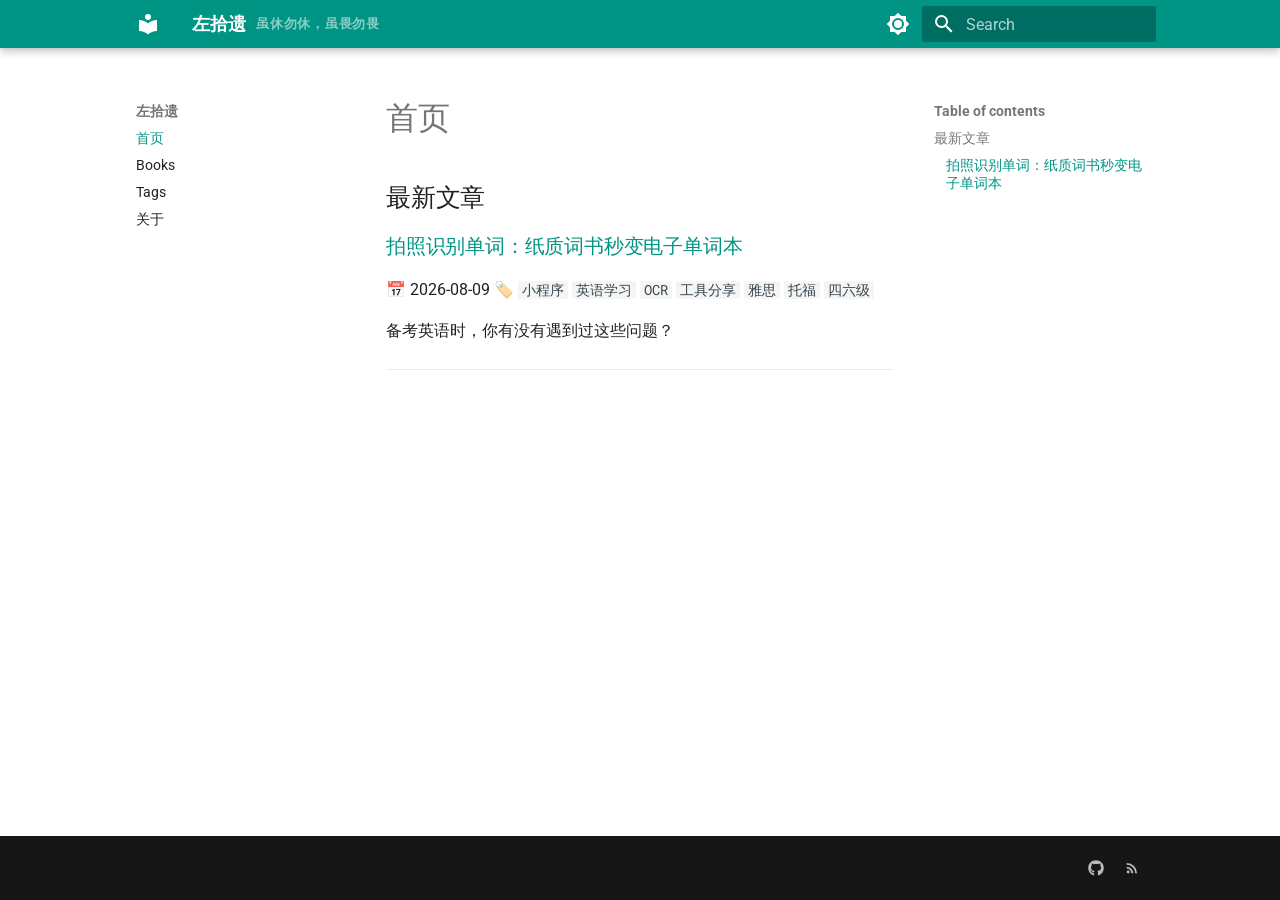
<file: index.html>
<!doctype html>
<html lang="en" class="no-js">
  <head>
    
      <meta charset="utf-8">
      <meta name="viewport" content="width=device-width,initial-scale=1">
      
        <meta name="description" content="一个程序员的 AI 拾遗之旅 — 记录学习、思考与实践">
      
      
        <meta name="author" content="Bing">
      
      
        <link rel="canonical" href="https://ultraoptimega.github.io/">
      
      
      
        <link rel="next" href="books/">
      
      
        
      
      
        <link rel="alternate" type="application/rss+xml" title="RSS feed" href="feed_rss_created.xml">
        <link rel="alternate" type="application/rss+xml" title="RSS feed of updated content" href="feed_rss_updated.xml">
      
      <link rel="icon" href="assets/images/favicon.png">
      <meta name="generator" content="mkdocs-1.6.1, mkdocs-material-9.7.7">
    
    
      
        <title>左拾遗</title>
      
    
    
      <link rel="stylesheet" href="assets/stylesheets/main.ec1eaa64.min.css">
      
        
        <link rel="stylesheet" href="assets/stylesheets/palette.ab4e12ef.min.css">
      
      


    
    
      
    
    
      
        
        
        <link rel="preconnect" href="https://fonts.gstatic.com" crossorigin>
        <link rel="stylesheet" href="https://fonts.googleapis.com/css?family=Roboto:300,300i,400,400i,700,700i%7CRoboto+Mono:400,400i,700,700i&display=fallback">
        <style>:root{--md-text-font:"Roboto";--md-code-font:"Roboto Mono"}</style>
      
    
    
      <link rel="stylesheet" href="stylesheets/extra.css">
    
    <script>__md_scope=new URL(".",location),__md_hash=e=>[...e].reduce(((e,_)=>(e<<5)-e+_.charCodeAt(0)),0),__md_get=(e,_=localStorage,t=__md_scope)=>JSON.parse(_.getItem(t.pathname+"."+e)),__md_set=(e,_,t=localStorage,a=__md_scope)=>{try{t.setItem(a.pathname+"."+e,JSON.stringify(_))}catch(e){}}</script>
    
      

    
    
  </head>
  
  
    
    
      
    
    
    
    
    <body dir="ltr" data-md-color-scheme="default" data-md-color-primary="teal" data-md-color-accent="amber">
  
    
    <input class="md-toggle" data-md-toggle="drawer" type="checkbox" id="__drawer" autocomplete="off">
    <input class="md-toggle" data-md-toggle="search" type="checkbox" id="__search" autocomplete="off">
    <label class="md-overlay" for="__drawer"></label>
    <div data-md-component="skip">
      
        
        <a href="#_1" class="md-skip">
          Skip to content
        </a>
      
    </div>
    <div data-md-component="announce">
      
    </div>
    
    
      

  

<header class="md-header md-header--shadow" data-md-component="header">
  <nav class="md-header__inner md-grid" aria-label="Header">
    <a href="." title="左拾遗" class="md-header__button md-logo" aria-label="左拾遗" data-md-component="logo">
      
  
  <svg xmlns="http://www.w3.org/2000/svg" viewBox="0 0 24 24"><path d="M12 8a3 3 0 0 0 3-3 3 3 0 0 0-3-3 3 3 0 0 0-3 3 3 3 0 0 0 3 3m0 3.54C9.64 9.35 6.5 8 3 8v11c3.5 0 6.64 1.35 9 3.54 2.36-2.19 5.5-3.54 9-3.54V8c-3.5 0-6.64 1.35-9 3.54"/></svg>

    </a>
    <label class="md-header__button md-icon" for="__drawer">
      
      <svg xmlns="http://www.w3.org/2000/svg" viewBox="0 0 24 24"><path d="M3 6h18v2H3zm0 5h18v2H3zm0 5h18v2H3z"/></svg>
    </label>
    <div class="md-header__title" data-md-component="header-title">
      <div class="md-header__ellipsis">
        <div class="md-header__topic">
          <span class="md-ellipsis">
            左拾遗
          </span>
          
            <span class="md-header__tagline">虽休勿休，虽畏勿畏</span>
          
        </div>
        <div class="md-header__topic" data-md-component="header-topic">
          <span class="md-ellipsis">
            
              首页
            
          </span>
        </div>
      </div>
    </div>
    
      
        <form class="md-header__option" data-md-component="palette">
  
    
    
    
    <input class="md-option" data-md-color-media="" data-md-color-scheme="default" data-md-color-primary="teal" data-md-color-accent="amber"  aria-label="切换到暗色模式"  type="radio" name="__palette" id="__palette_0">
    
      <label class="md-header__button md-icon" title="切换到暗色模式" for="__palette_1" hidden>
        <svg xmlns="http://www.w3.org/2000/svg" viewBox="0 0 24 24"><path d="M12 8a4 4 0 0 0-4 4 4 4 0 0 0 4 4 4 4 0 0 0 4-4 4 4 0 0 0-4-4m0 10a6 6 0 0 1-6-6 6 6 0 0 1 6-6 6 6 0 0 1 6 6 6 6 0 0 1-6 6m8-9.31V4h-4.69L12 .69 8.69 4H4v4.69L.69 12 4 15.31V20h4.69L12 23.31 15.31 20H20v-4.69L23.31 12z"/></svg>
      </label>
    
  
    
    
    
    <input class="md-option" data-md-color-media="" data-md-color-scheme="slate" data-md-color-primary="blue-grey" data-md-color-accent="amber"  aria-label="切换到亮色模式"  type="radio" name="__palette" id="__palette_1">
    
      <label class="md-header__button md-icon" title="切换到亮色模式" for="__palette_0" hidden>
        <svg xmlns="http://www.w3.org/2000/svg" viewBox="0 0 24 24"><path d="M12 18c-.89 0-1.74-.2-2.5-.55C11.56 16.5 13 14.42 13 12s-1.44-4.5-3.5-5.45C10.26 6.2 11.11 6 12 6a6 6 0 0 1 6 6 6 6 0 0 1-6 6m8-9.31V4h-4.69L12 .69 8.69 4H4v4.69L.69 12 4 15.31V20h4.69L12 23.31 15.31 20H20v-4.69L23.31 12z"/></svg>
      </label>
    
  
</form>
      
    
    
      <script>var palette=__md_get("__palette");if(palette&&palette.color){if("(prefers-color-scheme)"===palette.color.media){var media=matchMedia("(prefers-color-scheme: light)"),input=document.querySelector(media.matches?"[data-md-color-media='(prefers-color-scheme: light)']":"[data-md-color-media='(prefers-color-scheme: dark)']");palette.color.media=input.getAttribute("data-md-color-media"),palette.color.scheme=input.getAttribute("data-md-color-scheme"),palette.color.primary=input.getAttribute("data-md-color-primary"),palette.color.accent=input.getAttribute("data-md-color-accent")}for(var[key,value]of Object.entries(palette.color))document.body.setAttribute("data-md-color-"+key,value)}</script>
    
    
    
      
      
        <label class="md-header__button md-icon" for="__search">
          
          <svg xmlns="http://www.w3.org/2000/svg" viewBox="0 0 24 24"><path d="M9.5 3A6.5 6.5 0 0 1 16 9.5c0 1.61-.59 3.09-1.56 4.23l.27.27h.79l5 5-1.5 1.5-5-5v-.79l-.27-.27A6.52 6.52 0 0 1 9.5 16 6.5 6.5 0 0 1 3 9.5 6.5 6.5 0 0 1 9.5 3m0 2C7 5 5 7 5 9.5S7 14 9.5 14 14 12 14 9.5 12 5 9.5 5"/></svg>
        </label>
        <div class="md-search" data-md-component="search" role="dialog">
  <label class="md-search__overlay" for="__search"></label>
  <div class="md-search__inner" role="search">
    <form class="md-search__form" name="search">
      <input type="text" class="md-search__input" name="query" aria-label="Search" placeholder="Search" autocapitalize="off" autocorrect="off" autocomplete="off" spellcheck="false" data-md-component="search-query" required>
      <label class="md-search__icon md-icon" for="__search">
        
        <svg xmlns="http://www.w3.org/2000/svg" viewBox="0 0 24 24"><path d="M9.5 3A6.5 6.5 0 0 1 16 9.5c0 1.61-.59 3.09-1.56 4.23l.27.27h.79l5 5-1.5 1.5-5-5v-.79l-.27-.27A6.52 6.52 0 0 1 9.5 16 6.5 6.5 0 0 1 3 9.5 6.5 6.5 0 0 1 9.5 3m0 2C7 5 5 7 5 9.5S7 14 9.5 14 14 12 14 9.5 12 5 9.5 5"/></svg>
        
        <svg xmlns="http://www.w3.org/2000/svg" viewBox="0 0 24 24"><path d="M20 11v2H8l5.5 5.5-1.42 1.42L4.16 12l7.92-7.92L13.5 5.5 8 11z"/></svg>
      </label>
      <nav class="md-search__options" aria-label="Search">
        
        <button type="reset" class="md-search__icon md-icon" title="Clear" aria-label="Clear" tabindex="-1">
          
          <svg xmlns="http://www.w3.org/2000/svg" viewBox="0 0 24 24"><path d="M19 6.41 17.59 5 12 10.59 6.41 5 5 6.41 10.59 12 5 17.59 6.41 19 12 13.41 17.59 19 19 17.59 13.41 12z"/></svg>
        </button>
      </nav>
      
        <div class="md-search__suggest" data-md-component="search-suggest"></div>
      
    </form>
    <div class="md-search__output">
      <div class="md-search__scrollwrap" tabindex="0" data-md-scrollfix>
        <div class="md-search-result" data-md-component="search-result">
          <div class="md-search-result__meta">
            Initializing search
          </div>
          <ol class="md-search-result__list" role="presentation"></ol>
        </div>
      </div>
    </div>
  </div>
</div>
      
    
    
  </nav>
  
</header>
    
    <div class="md-container" data-md-component="container">
      
      
        
          
        
      
      <main class="md-main" data-md-component="main">
        <div class="md-main__inner md-grid">
          
            
              
              <div class="md-sidebar md-sidebar--primary" data-md-component="sidebar" data-md-type="navigation" >
                <div class="md-sidebar__scrollwrap">
                  <div class="md-sidebar__inner">
                    



<nav class="md-nav md-nav--primary" aria-label="Navigation" data-md-level="0">
  <label class="md-nav__title" for="__drawer">
    <a href="." title="左拾遗" class="md-nav__button md-logo" aria-label="左拾遗" data-md-component="logo">
      
  
  <svg xmlns="http://www.w3.org/2000/svg" viewBox="0 0 24 24"><path d="M12 8a3 3 0 0 0 3-3 3 3 0 0 0-3-3 3 3 0 0 0-3 3 3 3 0 0 0 3 3m0 3.54C9.64 9.35 6.5 8 3 8v11c3.5 0 6.64 1.35 9 3.54 2.36-2.19 5.5-3.54 9-3.54V8c-3.5 0-6.64 1.35-9 3.54"/></svg>

    </a>
    左拾遗
  </label>
  
  <ul class="md-nav__list" data-md-scrollfix>
    
      
      
  
  
    
  
  
  
    <li class="md-nav__item md-nav__item--active">
      
      <input class="md-nav__toggle md-toggle" type="checkbox" id="__toc">
      
      
      
        <label class="md-nav__link md-nav__link--active" for="__toc">
          
  
  
  <span class="md-ellipsis">
    
  
    首页
  

    
  </span>
  
  

          <span class="md-nav__icon md-icon"></span>
        </label>
      
      <a href="." class="md-nav__link md-nav__link--active">
        
  
  
  <span class="md-ellipsis">
    
  
    首页
  

    
  </span>
  
  

      </a>
      
        

<nav class="md-nav md-nav--secondary" aria-label="Table of contents">
  
  
  
  
    <label class="md-nav__title" for="__toc">
      <span class="md-nav__icon md-icon"></span>
      Table of contents
    </label>
    <ul class="md-nav__list" data-md-component="toc" data-md-scrollfix>
      
        <li class="md-nav__item">
  <a href="#_1" class="md-nav__link">
    <span class="md-ellipsis">
      
        最新文章
      
    </span>
  </a>
  
    <nav class="md-nav" aria-label="最新文章">
      <ul class="md-nav__list">
        
          <li class="md-nav__item">
  <a href="#_2" class="md-nav__link">
    <span class="md-ellipsis">
      
        拍照识别单词：纸质词书秒变电子单词本
      
    </span>
  </a>
  
</li>
        
      </ul>
    </nav>
  
</li>
      
    </ul>
  
</nav>
      
    </li>
  

    
      
      
  
  
  
  
    <li class="md-nav__item">
      <a href="books/" class="md-nav__link">
        
  
  
  <span class="md-ellipsis">
    
  
    Books
  

    
  </span>
  
  

      </a>
    </li>
  

    
      
      
  
  
  
  
    <li class="md-nav__item">
      <a href="tags/" class="md-nav__link">
        
  
  
  <span class="md-ellipsis">
    
  
    Tags
  

    
  </span>
  
  

      </a>
    </li>
  

    
      
      
  
  
  
  
    <li class="md-nav__item">
      <a href="about/" class="md-nav__link">
        
  
  
  <span class="md-ellipsis">
    
  
    关于
  

    
  </span>
  
  

      </a>
    </li>
  

    
  </ul>
</nav>
                  </div>
                </div>
              </div>
            
            
              
              <div class="md-sidebar md-sidebar--secondary" data-md-component="sidebar" data-md-type="toc" >
                <div class="md-sidebar__scrollwrap">
                  <div class="md-sidebar__inner">
                    

<nav class="md-nav md-nav--secondary" aria-label="Table of contents">
  
  
  
  
    <label class="md-nav__title" for="__toc">
      <span class="md-nav__icon md-icon"></span>
      Table of contents
    </label>
    <ul class="md-nav__list" data-md-component="toc" data-md-scrollfix>
      
        <li class="md-nav__item">
  <a href="#_1" class="md-nav__link">
    <span class="md-ellipsis">
      
        最新文章
      
    </span>
  </a>
  
    <nav class="md-nav" aria-label="最新文章">
      <ul class="md-nav__list">
        
          <li class="md-nav__item">
  <a href="#_2" class="md-nav__link">
    <span class="md-ellipsis">
      
        拍照识别单词：纸质词书秒变电子单词本
      
    </span>
  </a>
  
</li>
        
      </ul>
    </nav>
  
</li>
      
    </ul>
  
</nav>
                  </div>
                </div>
              </div>
            
          
          
            <div class="md-content" data-md-component="content">
              
              <article class="md-content__inner md-typeset">
                
                  



  <h1>首页</h1>

<h2 id="_1">最新文章</h2>
<h3 id="_2"><a href="posts/sealion-ocr/">拍照识别单词：纸质词书秒变电子单词本</a></h3>
<p>📅 2026-08-09  🏷️ <code>小程序</code> <code>英语学习</code> <code>OCR</code> <code>工具分享</code> <code>雅思</code> <code>托福</code> <code>四六级</code></p>
<p>备考英语时，你有没有遇到过这些问题？</p>
<hr />












                
              </article>
            </div>
          
          
<script>var target=document.getElementById(location.hash.slice(1));target&&target.name&&(target.checked=target.name.startsWith("__tabbed_"))</script>
        </div>
        
          <button type="button" class="md-top md-icon" data-md-component="top" hidden>
  
  <svg xmlns="http://www.w3.org/2000/svg" viewBox="0 0 24 24"><path d="M13 20h-2V8l-5.5 5.5-1.42-1.42L12 4.16l7.92 7.92-1.42 1.42L13 8z"/></svg>
  Back to top
</button>
        
      </main>
      
        <footer class="md-footer">
  
  <div class="md-footer-meta md-typeset">
    <div class="md-footer-meta__inner md-grid">
      <div class="md-copyright">
  
  
</div>
      
        
<div class="md-social">
  
    
    
    
    
    <a href="https://github.com/your-username" target="_blank" rel="noopener" title="GitHub" class="md-social__link">
      <svg xmlns="http://www.w3.org/2000/svg" viewBox="0 0 512 512"><!--! Font Awesome Free 7.1.0 by @fontawesome - https://fontawesome.com License - https://fontawesome.com/license/free (Icons: CC BY 4.0, Fonts: SIL OFL 1.1, Code: MIT License) Copyright 2025 Fonticons, Inc.--><path d="M173.9 397.4c0 2-2.3 3.6-5.2 3.6-3.3.3-5.6-1.3-5.6-3.6 0-2 2.3-3.6 5.2-3.6 3-.3 5.6 1.3 5.6 3.6m-31.1-4.5c-.7 2 1.3 4.3 4.3 4.9 2.6 1 5.6 0 6.2-2s-1.3-4.3-4.3-5.2c-2.6-.7-5.5.3-6.2 2.3m44.2-1.7c-2.9.7-4.9 2.6-4.6 4.9.3 2 2.9 3.3 5.9 2.6 2.9-.7 4.9-2.6 4.6-4.6-.3-1.9-3-3.2-5.9-2.9M252.8 8C114.1 8 8 113.3 8 252c0 110.9 69.8 205.8 169.5 239.2 12.8 2.3 17.3-5.6 17.3-12.1 0-6.2-.3-40.4-.3-61.4 0 0-70 15-84.7-29.8 0 0-11.4-29.1-27.8-36.6 0 0-22.9-15.7 1.6-15.4 0 0 24.9 2 38.6 25.8 21.9 38.6 58.6 27.5 72.9 20.9 2.3-16 8.8-27.1 16-33.7-55.9-6.2-112.3-14.3-112.3-110.5 0-27.5 7.6-41.3 23.6-58.9-2.6-6.5-11.1-33.3 2.6-67.9 20.9-6.5 69 27 69 27 20-5.6 41.5-8.5 62.8-8.5s42.8 2.9 62.8 8.5c0 0 48.1-33.6 69-27 13.7 34.7 5.2 61.4 2.6 67.9 16 17.7 25.8 31.5 25.8 58.9 0 96.5-58.9 104.2-114.8 110.5 9.2 7.9 17 22.9 17 46.4 0 33.7-.3 75.4-.3 83.6 0 6.5 4.6 14.4 17.3 12.1C436.2 457.8 504 362.9 504 252 504 113.3 391.5 8 252.8 8M105.2 352.9c-1.3 1-1 3.3.7 5.2 1.6 1.6 3.9 2.3 5.2 1 1.3-1 1-3.3-.7-5.2-1.6-1.6-3.9-2.3-5.2-1m-10.8-8.1c-.7 1.3.3 2.9 2.3 3.9 1.6 1 3.6.7 4.3-.7.7-1.3-.3-2.9-2.3-3.9-2-.6-3.6-.3-4.3.7m32.4 35.6c-1.6 1.3-1 4.3 1.3 6.2 2.3 2.3 5.2 2.6 6.5 1 1.3-1.3.7-4.3-1.3-6.2-2.2-2.3-5.2-2.6-6.5-1m-11.4-14.7c-1.6 1-1.6 3.6 0 5.9s4.3 3.3 5.6 2.3c1.6-1.3 1.6-3.9 0-6.2-1.4-2.3-4-3.3-5.6-2"/></svg>
    </a>
  
    
    
    
    
    <a href="/feed_rss_created.xml" target="_blank" rel="noopener" title="RSS 订阅" class="md-social__link">
      <svg xmlns="http://www.w3.org/2000/svg" viewBox="0 0 24 24"><path d="M6.18 15.64a2.18 2.18 0 0 1 2.18 2.18C8.36 19 7.38 20 6.18 20 5 20 4 19 4 17.82a2.18 2.18 0 0 1 2.18-2.18M4 4.44A15.56 15.56 0 0 1 19.56 20h-2.83A12.73 12.73 0 0 0 4 7.27zm0 5.66a9.9 9.9 0 0 1 9.9 9.9h-2.83A7.07 7.07 0 0 0 4 12.93z"/></svg>
    </a>
  
</div>
      
    </div>
  </div>
</footer>
      
    </div>
    <div class="md-dialog" data-md-component="dialog">
      <div class="md-dialog__inner md-typeset"></div>
    </div>
    
    
    
      
      
      <script id="__config" type="application/json">{"annotate": null, "base": ".", "features": ["navigation.instant", "navigation.tracking", "navigation.sections", "navigation.expand", "navigation.top", "search.suggest", "search.highlight", "content.code.copy"], "search": "assets/javascripts/workers/search.2c215733.min.js", "tags": null, "translations": {"clipboard.copied": "Copied to clipboard", "clipboard.copy": "Copy to clipboard", "search.result.more.one": "1 more on this page", "search.result.more.other": "# more on this page", "search.result.none": "No matching documents", "search.result.one": "1 matching document", "search.result.other": "# matching documents", "search.result.placeholder": "Type to start searching", "search.result.term.missing": "Missing", "select.version": "Select version"}, "version": null}</script>
    
    
      <script src="assets/javascripts/bundle.d7400e89.min.js"></script>
      
    
  </body>
</html>
</file>
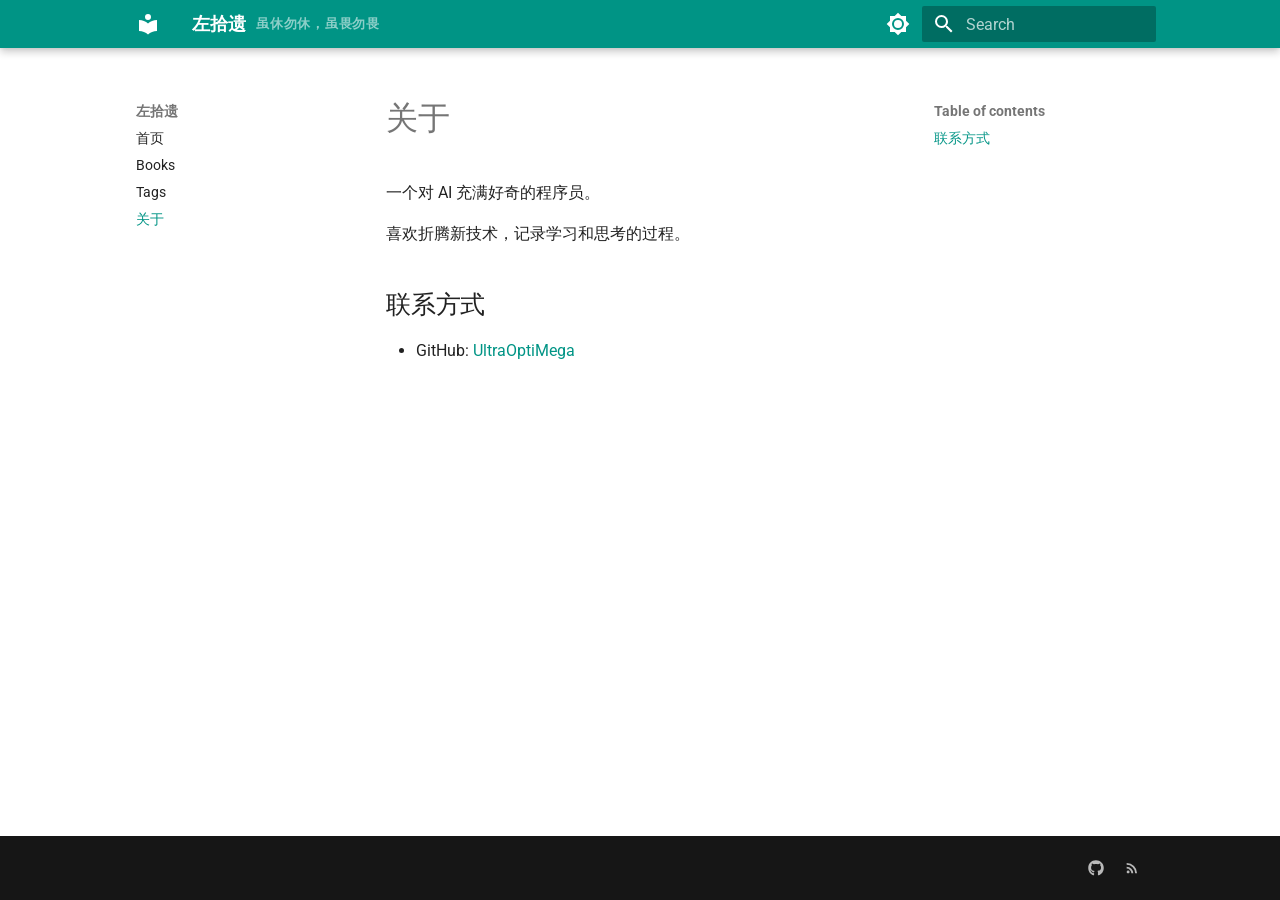
<file: about/index.html>
<!doctype html>
<html lang="en" class="no-js">
  <head>
    
      <meta charset="utf-8">
      <meta name="viewport" content="width=device-width,initial-scale=1">
      
        <meta name="description" content="一个程序员的 AI 拾遗之旅 — 记录学习、思考与实践">
      
      
        <meta name="author" content="Bing">
      
      
        <link rel="canonical" href="https://ultraoptimega.github.io/about/">
      
      
        <link rel="prev" href="../tags/">
      
      
      
        
      
      
        <link rel="alternate" type="application/rss+xml" title="RSS feed" href="../feed_rss_created.xml">
        <link rel="alternate" type="application/rss+xml" title="RSS feed of updated content" href="../feed_rss_updated.xml">
      
      <link rel="icon" href="../assets/images/favicon.png">
      <meta name="generator" content="mkdocs-1.6.1, mkdocs-material-9.7.7">
    
    
      
        <title>关于 - 左拾遗</title>
      
    
    
      <link rel="stylesheet" href="../assets/stylesheets/main.ec1eaa64.min.css">
      
        
        <link rel="stylesheet" href="../assets/stylesheets/palette.ab4e12ef.min.css">
      
      


    
    
      
    
    
      
        
        
        <link rel="preconnect" href="https://fonts.gstatic.com" crossorigin>
        <link rel="stylesheet" href="https://fonts.googleapis.com/css?family=Roboto:300,300i,400,400i,700,700i%7CRoboto+Mono:400,400i,700,700i&display=fallback">
        <style>:root{--md-text-font:"Roboto";--md-code-font:"Roboto Mono"}</style>
      
    
    
      <link rel="stylesheet" href="../stylesheets/extra.css">
    
    <script>__md_scope=new URL("..",location),__md_hash=e=>[...e].reduce(((e,_)=>(e<<5)-e+_.charCodeAt(0)),0),__md_get=(e,_=localStorage,t=__md_scope)=>JSON.parse(_.getItem(t.pathname+"."+e)),__md_set=(e,_,t=localStorage,a=__md_scope)=>{try{t.setItem(a.pathname+"."+e,JSON.stringify(_))}catch(e){}}</script>
    
      

    
    
  </head>
  
  
    
    
      
    
    
    
    
    <body dir="ltr" data-md-color-scheme="default" data-md-color-primary="teal" data-md-color-accent="amber">
  
    
    <input class="md-toggle" data-md-toggle="drawer" type="checkbox" id="__drawer" autocomplete="off">
    <input class="md-toggle" data-md-toggle="search" type="checkbox" id="__search" autocomplete="off">
    <label class="md-overlay" for="__drawer"></label>
    <div data-md-component="skip">
      
        
        <a href="#_1" class="md-skip">
          Skip to content
        </a>
      
    </div>
    <div data-md-component="announce">
      
    </div>
    
    
      

  

<header class="md-header md-header--shadow" data-md-component="header">
  <nav class="md-header__inner md-grid" aria-label="Header">
    <a href=".." title="左拾遗" class="md-header__button md-logo" aria-label="左拾遗" data-md-component="logo">
      
  
  <svg xmlns="http://www.w3.org/2000/svg" viewBox="0 0 24 24"><path d="M12 8a3 3 0 0 0 3-3 3 3 0 0 0-3-3 3 3 0 0 0-3 3 3 3 0 0 0 3 3m0 3.54C9.64 9.35 6.5 8 3 8v11c3.5 0 6.64 1.35 9 3.54 2.36-2.19 5.5-3.54 9-3.54V8c-3.5 0-6.64 1.35-9 3.54"/></svg>

    </a>
    <label class="md-header__button md-icon" for="__drawer">
      
      <svg xmlns="http://www.w3.org/2000/svg" viewBox="0 0 24 24"><path d="M3 6h18v2H3zm0 5h18v2H3zm0 5h18v2H3z"/></svg>
    </label>
    <div class="md-header__title" data-md-component="header-title">
      <div class="md-header__ellipsis">
        <div class="md-header__topic">
          <span class="md-ellipsis">
            左拾遗
          </span>
          
            <span class="md-header__tagline">虽休勿休，虽畏勿畏</span>
          
        </div>
        <div class="md-header__topic" data-md-component="header-topic">
          <span class="md-ellipsis">
            
              关于
            
          </span>
        </div>
      </div>
    </div>
    
      
        <form class="md-header__option" data-md-component="palette">
  
    
    
    
    <input class="md-option" data-md-color-media="" data-md-color-scheme="default" data-md-color-primary="teal" data-md-color-accent="amber"  aria-label="切换到暗色模式"  type="radio" name="__palette" id="__palette_0">
    
      <label class="md-header__button md-icon" title="切换到暗色模式" for="__palette_1" hidden>
        <svg xmlns="http://www.w3.org/2000/svg" viewBox="0 0 24 24"><path d="M12 8a4 4 0 0 0-4 4 4 4 0 0 0 4 4 4 4 0 0 0 4-4 4 4 0 0 0-4-4m0 10a6 6 0 0 1-6-6 6 6 0 0 1 6-6 6 6 0 0 1 6 6 6 6 0 0 1-6 6m8-9.31V4h-4.69L12 .69 8.69 4H4v4.69L.69 12 4 15.31V20h4.69L12 23.31 15.31 20H20v-4.69L23.31 12z"/></svg>
      </label>
    
  
    
    
    
    <input class="md-option" data-md-color-media="" data-md-color-scheme="slate" data-md-color-primary="blue-grey" data-md-color-accent="amber"  aria-label="切换到亮色模式"  type="radio" name="__palette" id="__palette_1">
    
      <label class="md-header__button md-icon" title="切换到亮色模式" for="__palette_0" hidden>
        <svg xmlns="http://www.w3.org/2000/svg" viewBox="0 0 24 24"><path d="M12 18c-.89 0-1.74-.2-2.5-.55C11.56 16.5 13 14.42 13 12s-1.44-4.5-3.5-5.45C10.26 6.2 11.11 6 12 6a6 6 0 0 1 6 6 6 6 0 0 1-6 6m8-9.31V4h-4.69L12 .69 8.69 4H4v4.69L.69 12 4 15.31V20h4.69L12 23.31 15.31 20H20v-4.69L23.31 12z"/></svg>
      </label>
    
  
</form>
      
    
    
      <script>var palette=__md_get("__palette");if(palette&&palette.color){if("(prefers-color-scheme)"===palette.color.media){var media=matchMedia("(prefers-color-scheme: light)"),input=document.querySelector(media.matches?"[data-md-color-media='(prefers-color-scheme: light)']":"[data-md-color-media='(prefers-color-scheme: dark)']");palette.color.media=input.getAttribute("data-md-color-media"),palette.color.scheme=input.getAttribute("data-md-color-scheme"),palette.color.primary=input.getAttribute("data-md-color-primary"),palette.color.accent=input.getAttribute("data-md-color-accent")}for(var[key,value]of Object.entries(palette.color))document.body.setAttribute("data-md-color-"+key,value)}</script>
    
    
    
      
      
        <label class="md-header__button md-icon" for="__search">
          
          <svg xmlns="http://www.w3.org/2000/svg" viewBox="0 0 24 24"><path d="M9.5 3A6.5 6.5 0 0 1 16 9.5c0 1.61-.59 3.09-1.56 4.23l.27.27h.79l5 5-1.5 1.5-5-5v-.79l-.27-.27A6.52 6.52 0 0 1 9.5 16 6.5 6.5 0 0 1 3 9.5 6.5 6.5 0 0 1 9.5 3m0 2C7 5 5 7 5 9.5S7 14 9.5 14 14 12 14 9.5 12 5 9.5 5"/></svg>
        </label>
        <div class="md-search" data-md-component="search" role="dialog">
  <label class="md-search__overlay" for="__search"></label>
  <div class="md-search__inner" role="search">
    <form class="md-search__form" name="search">
      <input type="text" class="md-search__input" name="query" aria-label="Search" placeholder="Search" autocapitalize="off" autocorrect="off" autocomplete="off" spellcheck="false" data-md-component="search-query" required>
      <label class="md-search__icon md-icon" for="__search">
        
        <svg xmlns="http://www.w3.org/2000/svg" viewBox="0 0 24 24"><path d="M9.5 3A6.5 6.5 0 0 1 16 9.5c0 1.61-.59 3.09-1.56 4.23l.27.27h.79l5 5-1.5 1.5-5-5v-.79l-.27-.27A6.52 6.52 0 0 1 9.5 16 6.5 6.5 0 0 1 3 9.5 6.5 6.5 0 0 1 9.5 3m0 2C7 5 5 7 5 9.5S7 14 9.5 14 14 12 14 9.5 12 5 9.5 5"/></svg>
        
        <svg xmlns="http://www.w3.org/2000/svg" viewBox="0 0 24 24"><path d="M20 11v2H8l5.5 5.5-1.42 1.42L4.16 12l7.92-7.92L13.5 5.5 8 11z"/></svg>
      </label>
      <nav class="md-search__options" aria-label="Search">
        
        <button type="reset" class="md-search__icon md-icon" title="Clear" aria-label="Clear" tabindex="-1">
          
          <svg xmlns="http://www.w3.org/2000/svg" viewBox="0 0 24 24"><path d="M19 6.41 17.59 5 12 10.59 6.41 5 5 6.41 10.59 12 5 17.59 6.41 19 12 13.41 17.59 19 19 17.59 13.41 12z"/></svg>
        </button>
      </nav>
      
        <div class="md-search__suggest" data-md-component="search-suggest"></div>
      
    </form>
    <div class="md-search__output">
      <div class="md-search__scrollwrap" tabindex="0" data-md-scrollfix>
        <div class="md-search-result" data-md-component="search-result">
          <div class="md-search-result__meta">
            Initializing search
          </div>
          <ol class="md-search-result__list" role="presentation"></ol>
        </div>
      </div>
    </div>
  </div>
</div>
      
    
    
  </nav>
  
</header>
    
    <div class="md-container" data-md-component="container">
      
      
        
          
        
      
      <main class="md-main" data-md-component="main">
        <div class="md-main__inner md-grid">
          
            
              
              <div class="md-sidebar md-sidebar--primary" data-md-component="sidebar" data-md-type="navigation" >
                <div class="md-sidebar__scrollwrap">
                  <div class="md-sidebar__inner">
                    



<nav class="md-nav md-nav--primary" aria-label="Navigation" data-md-level="0">
  <label class="md-nav__title" for="__drawer">
    <a href=".." title="左拾遗" class="md-nav__button md-logo" aria-label="左拾遗" data-md-component="logo">
      
  
  <svg xmlns="http://www.w3.org/2000/svg" viewBox="0 0 24 24"><path d="M12 8a3 3 0 0 0 3-3 3 3 0 0 0-3-3 3 3 0 0 0-3 3 3 3 0 0 0 3 3m0 3.54C9.64 9.35 6.5 8 3 8v11c3.5 0 6.64 1.35 9 3.54 2.36-2.19 5.5-3.54 9-3.54V8c-3.5 0-6.64 1.35-9 3.54"/></svg>

    </a>
    左拾遗
  </label>
  
  <ul class="md-nav__list" data-md-scrollfix>
    
      
      
  
  
  
  
    <li class="md-nav__item">
      <a href=".." class="md-nav__link">
        
  
  
  <span class="md-ellipsis">
    
  
    首页
  

    
  </span>
  
  

      </a>
    </li>
  

    
      
      
  
  
  
  
    <li class="md-nav__item">
      <a href="../books/" class="md-nav__link">
        
  
  
  <span class="md-ellipsis">
    
  
    Books
  

    
  </span>
  
  

      </a>
    </li>
  

    
      
      
  
  
  
  
    <li class="md-nav__item">
      <a href="../tags/" class="md-nav__link">
        
  
  
  <span class="md-ellipsis">
    
  
    Tags
  

    
  </span>
  
  

      </a>
    </li>
  

    
      
      
  
  
    
  
  
  
    <li class="md-nav__item md-nav__item--active">
      
      <input class="md-nav__toggle md-toggle" type="checkbox" id="__toc">
      
      
        
      
      
        <label class="md-nav__link md-nav__link--active" for="__toc">
          
  
  
  <span class="md-ellipsis">
    
  
    关于
  

    
  </span>
  
  

          <span class="md-nav__icon md-icon"></span>
        </label>
      
      <a href="./" class="md-nav__link md-nav__link--active">
        
  
  
  <span class="md-ellipsis">
    
  
    关于
  

    
  </span>
  
  

      </a>
      
        

<nav class="md-nav md-nav--secondary" aria-label="Table of contents">
  
  
  
    
  
  
    <label class="md-nav__title" for="__toc">
      <span class="md-nav__icon md-icon"></span>
      Table of contents
    </label>
    <ul class="md-nav__list" data-md-component="toc" data-md-scrollfix>
      
        <li class="md-nav__item">
  <a href="#_2" class="md-nav__link">
    <span class="md-ellipsis">
      
        联系方式
      
    </span>
  </a>
  
</li>
      
    </ul>
  
</nav>
      
    </li>
  

    
  </ul>
</nav>
                  </div>
                </div>
              </div>
            
            
              
              <div class="md-sidebar md-sidebar--secondary" data-md-component="sidebar" data-md-type="toc" >
                <div class="md-sidebar__scrollwrap">
                  <div class="md-sidebar__inner">
                    

<nav class="md-nav md-nav--secondary" aria-label="Table of contents">
  
  
  
    
  
  
    <label class="md-nav__title" for="__toc">
      <span class="md-nav__icon md-icon"></span>
      Table of contents
    </label>
    <ul class="md-nav__list" data-md-component="toc" data-md-scrollfix>
      
        <li class="md-nav__item">
  <a href="#_2" class="md-nav__link">
    <span class="md-ellipsis">
      
        联系方式
      
    </span>
  </a>
  
</li>
      
    </ul>
  
</nav>
                  </div>
                </div>
              </div>
            
          
          
            <div class="md-content" data-md-component="content">
              
              <article class="md-content__inner md-typeset">
                
                  



<h1 id="_1">关于</h1>
<p>一个对 AI 充满好奇的程序员。</p>
<p>喜欢折腾新技术，记录学习和思考的过程。</p>
<h2 id="_2">联系方式</h2>
<ul>
<li>GitHub: <a href="https://github.com/UltraOptiMega">UltraOptiMega</a></li>
</ul>












                
              </article>
            </div>
          
          
<script>var target=document.getElementById(location.hash.slice(1));target&&target.name&&(target.checked=target.name.startsWith("__tabbed_"))</script>
        </div>
        
          <button type="button" class="md-top md-icon" data-md-component="top" hidden>
  
  <svg xmlns="http://www.w3.org/2000/svg" viewBox="0 0 24 24"><path d="M13 20h-2V8l-5.5 5.5-1.42-1.42L12 4.16l7.92 7.92-1.42 1.42L13 8z"/></svg>
  Back to top
</button>
        
      </main>
      
        <footer class="md-footer">
  
  <div class="md-footer-meta md-typeset">
    <div class="md-footer-meta__inner md-grid">
      <div class="md-copyright">
  
  
</div>
      
        
<div class="md-social">
  
    
    
    
    
    <a href="https://github.com/your-username" target="_blank" rel="noopener" title="GitHub" class="md-social__link">
      <svg xmlns="http://www.w3.org/2000/svg" viewBox="0 0 512 512"><!--! Font Awesome Free 7.1.0 by @fontawesome - https://fontawesome.com License - https://fontawesome.com/license/free (Icons: CC BY 4.0, Fonts: SIL OFL 1.1, Code: MIT License) Copyright 2025 Fonticons, Inc.--><path d="M173.9 397.4c0 2-2.3 3.6-5.2 3.6-3.3.3-5.6-1.3-5.6-3.6 0-2 2.3-3.6 5.2-3.6 3-.3 5.6 1.3 5.6 3.6m-31.1-4.5c-.7 2 1.3 4.3 4.3 4.9 2.6 1 5.6 0 6.2-2s-1.3-4.3-4.3-5.2c-2.6-.7-5.5.3-6.2 2.3m44.2-1.7c-2.9.7-4.9 2.6-4.6 4.9.3 2 2.9 3.3 5.9 2.6 2.9-.7 4.9-2.6 4.6-4.6-.3-1.9-3-3.2-5.9-2.9M252.8 8C114.1 8 8 113.3 8 252c0 110.9 69.8 205.8 169.5 239.2 12.8 2.3 17.3-5.6 17.3-12.1 0-6.2-.3-40.4-.3-61.4 0 0-70 15-84.7-29.8 0 0-11.4-29.1-27.8-36.6 0 0-22.9-15.7 1.6-15.4 0 0 24.9 2 38.6 25.8 21.9 38.6 58.6 27.5 72.9 20.9 2.3-16 8.8-27.1 16-33.7-55.9-6.2-112.3-14.3-112.3-110.5 0-27.5 7.6-41.3 23.6-58.9-2.6-6.5-11.1-33.3 2.6-67.9 20.9-6.5 69 27 69 27 20-5.6 41.5-8.5 62.8-8.5s42.8 2.9 62.8 8.5c0 0 48.1-33.6 69-27 13.7 34.7 5.2 61.4 2.6 67.9 16 17.7 25.8 31.5 25.8 58.9 0 96.5-58.9 104.2-114.8 110.5 9.2 7.9 17 22.9 17 46.4 0 33.7-.3 75.4-.3 83.6 0 6.5 4.6 14.4 17.3 12.1C436.2 457.8 504 362.9 504 252 504 113.3 391.5 8 252.8 8M105.2 352.9c-1.3 1-1 3.3.7 5.2 1.6 1.6 3.9 2.3 5.2 1 1.3-1 1-3.3-.7-5.2-1.6-1.6-3.9-2.3-5.2-1m-10.8-8.1c-.7 1.3.3 2.9 2.3 3.9 1.6 1 3.6.7 4.3-.7.7-1.3-.3-2.9-2.3-3.9-2-.6-3.6-.3-4.3.7m32.4 35.6c-1.6 1.3-1 4.3 1.3 6.2 2.3 2.3 5.2 2.6 6.5 1 1.3-1.3.7-4.3-1.3-6.2-2.2-2.3-5.2-2.6-6.5-1m-11.4-14.7c-1.6 1-1.6 3.6 0 5.9s4.3 3.3 5.6 2.3c1.6-1.3 1.6-3.9 0-6.2-1.4-2.3-4-3.3-5.6-2"/></svg>
    </a>
  
    
    
    
    
    <a href="/feed_rss_created.xml" target="_blank" rel="noopener" title="RSS 订阅" class="md-social__link">
      <svg xmlns="http://www.w3.org/2000/svg" viewBox="0 0 24 24"><path d="M6.18 15.64a2.18 2.18 0 0 1 2.18 2.18C8.36 19 7.38 20 6.18 20 5 20 4 19 4 17.82a2.18 2.18 0 0 1 2.18-2.18M4 4.44A15.56 15.56 0 0 1 19.56 20h-2.83A12.73 12.73 0 0 0 4 7.27zm0 5.66a9.9 9.9 0 0 1 9.9 9.9h-2.83A7.07 7.07 0 0 0 4 12.93z"/></svg>
    </a>
  
</div>
      
    </div>
  </div>
</footer>
      
    </div>
    <div class="md-dialog" data-md-component="dialog">
      <div class="md-dialog__inner md-typeset"></div>
    </div>
    
    
    
      
      
      <script id="__config" type="application/json">{"annotate": null, "base": "..", "features": ["navigation.instant", "navigation.tracking", "navigation.sections", "navigation.expand", "navigation.top", "search.suggest", "search.highlight", "content.code.copy"], "search": "../assets/javascripts/workers/search.2c215733.min.js", "tags": null, "translations": {"clipboard.copied": "Copied to clipboard", "clipboard.copy": "Copy to clipboard", "search.result.more.one": "1 more on this page", "search.result.more.other": "# more on this page", "search.result.none": "No matching documents", "search.result.one": "1 matching document", "search.result.other": "# matching documents", "search.result.placeholder": "Type to start searching", "search.result.term.missing": "Missing", "select.version": "Select version"}, "version": null}</script>
    
    
      <script src="../assets/javascripts/bundle.d7400e89.min.js"></script>
      
    
  </body>
</html>
</file>
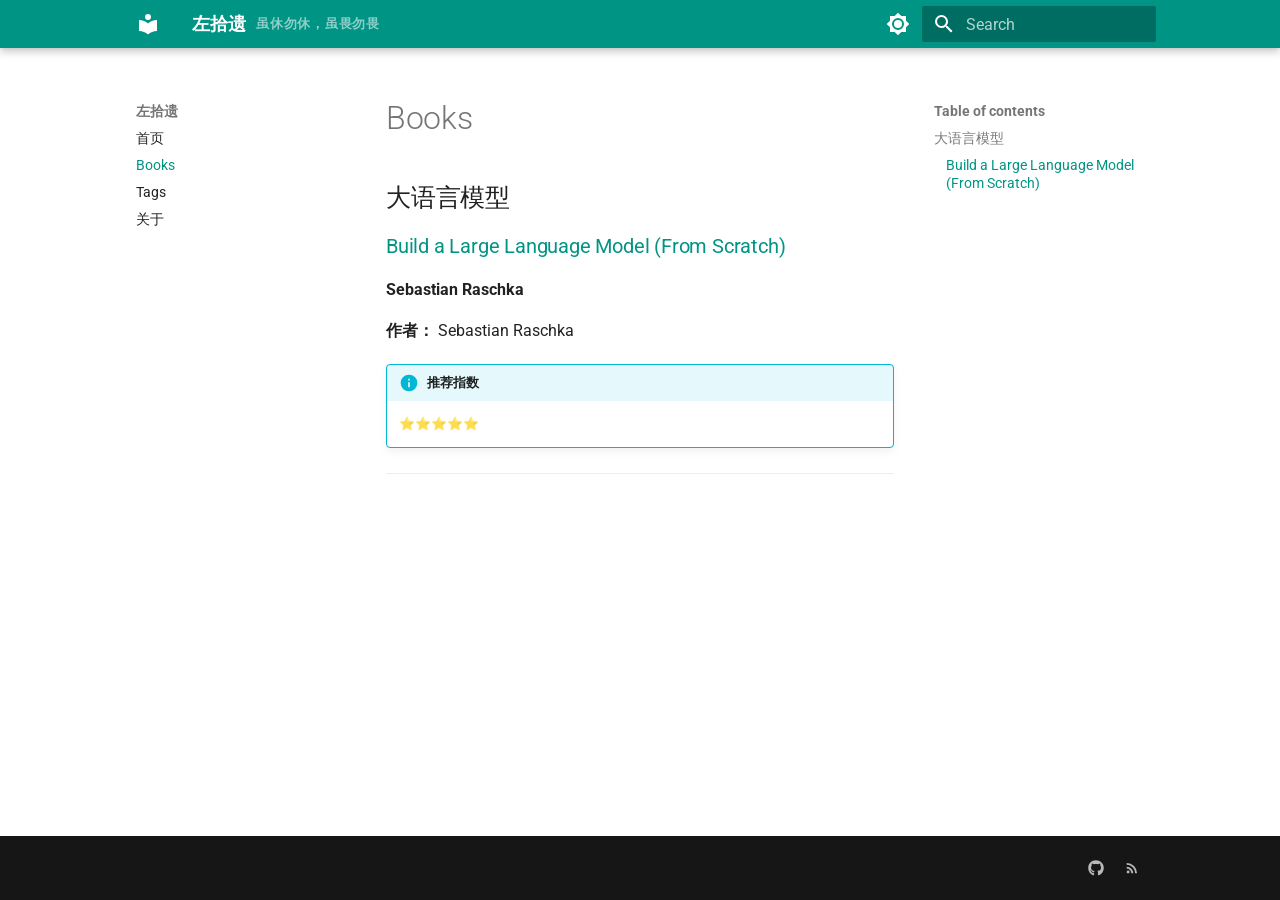
<file: books/index.html>
<!doctype html>
<html lang="en" class="no-js">
  <head>
    
      <meta charset="utf-8">
      <meta name="viewport" content="width=device-width,initial-scale=1">
      
        <meta name="description" content="一个程序员的 AI 拾遗之旅 — 记录学习、思考与实践">
      
      
        <meta name="author" content="Bing">
      
      
        <link rel="canonical" href="https://ultraoptimega.github.io/books/">
      
      
        <link rel="prev" href="..">
      
      
        <link rel="next" href="../tags/">
      
      
        
      
      
        <link rel="alternate" type="application/rss+xml" title="RSS feed" href="../feed_rss_created.xml">
        <link rel="alternate" type="application/rss+xml" title="RSS feed of updated content" href="../feed_rss_updated.xml">
      
      <link rel="icon" href="../assets/images/favicon.png">
      <meta name="generator" content="mkdocs-1.6.1, mkdocs-material-9.7.7">
    
    
      
        <title>Books - 左拾遗</title>
      
    
    
      <link rel="stylesheet" href="../assets/stylesheets/main.ec1eaa64.min.css">
      
        
        <link rel="stylesheet" href="../assets/stylesheets/palette.ab4e12ef.min.css">
      
      


    
    
      
    
    
      
        
        
        <link rel="preconnect" href="https://fonts.gstatic.com" crossorigin>
        <link rel="stylesheet" href="https://fonts.googleapis.com/css?family=Roboto:300,300i,400,400i,700,700i%7CRoboto+Mono:400,400i,700,700i&display=fallback">
        <style>:root{--md-text-font:"Roboto";--md-code-font:"Roboto Mono"}</style>
      
    
    
      <link rel="stylesheet" href="../stylesheets/extra.css">
    
    <script>__md_scope=new URL("..",location),__md_hash=e=>[...e].reduce(((e,_)=>(e<<5)-e+_.charCodeAt(0)),0),__md_get=(e,_=localStorage,t=__md_scope)=>JSON.parse(_.getItem(t.pathname+"."+e)),__md_set=(e,_,t=localStorage,a=__md_scope)=>{try{t.setItem(a.pathname+"."+e,JSON.stringify(_))}catch(e){}}</script>
    
      

    
    
  </head>
  
  
    
    
      
    
    
    
    
    <body dir="ltr" data-md-color-scheme="default" data-md-color-primary="teal" data-md-color-accent="amber">
  
    
    <input class="md-toggle" data-md-toggle="drawer" type="checkbox" id="__drawer" autocomplete="off">
    <input class="md-toggle" data-md-toggle="search" type="checkbox" id="__search" autocomplete="off">
    <label class="md-overlay" for="__drawer"></label>
    <div data-md-component="skip">
      
        
        <a href="#books" class="md-skip">
          Skip to content
        </a>
      
    </div>
    <div data-md-component="announce">
      
    </div>
    
    
      

  

<header class="md-header md-header--shadow" data-md-component="header">
  <nav class="md-header__inner md-grid" aria-label="Header">
    <a href=".." title="左拾遗" class="md-header__button md-logo" aria-label="左拾遗" data-md-component="logo">
      
  
  <svg xmlns="http://www.w3.org/2000/svg" viewBox="0 0 24 24"><path d="M12 8a3 3 0 0 0 3-3 3 3 0 0 0-3-3 3 3 0 0 0-3 3 3 3 0 0 0 3 3m0 3.54C9.64 9.35 6.5 8 3 8v11c3.5 0 6.64 1.35 9 3.54 2.36-2.19 5.5-3.54 9-3.54V8c-3.5 0-6.64 1.35-9 3.54"/></svg>

    </a>
    <label class="md-header__button md-icon" for="__drawer">
      
      <svg xmlns="http://www.w3.org/2000/svg" viewBox="0 0 24 24"><path d="M3 6h18v2H3zm0 5h18v2H3zm0 5h18v2H3z"/></svg>
    </label>
    <div class="md-header__title" data-md-component="header-title">
      <div class="md-header__ellipsis">
        <div class="md-header__topic">
          <span class="md-ellipsis">
            左拾遗
          </span>
          
            <span class="md-header__tagline">虽休勿休，虽畏勿畏</span>
          
        </div>
        <div class="md-header__topic" data-md-component="header-topic">
          <span class="md-ellipsis">
            
              Books
            
          </span>
        </div>
      </div>
    </div>
    
      
        <form class="md-header__option" data-md-component="palette">
  
    
    
    
    <input class="md-option" data-md-color-media="" data-md-color-scheme="default" data-md-color-primary="teal" data-md-color-accent="amber"  aria-label="切换到暗色模式"  type="radio" name="__palette" id="__palette_0">
    
      <label class="md-header__button md-icon" title="切换到暗色模式" for="__palette_1" hidden>
        <svg xmlns="http://www.w3.org/2000/svg" viewBox="0 0 24 24"><path d="M12 8a4 4 0 0 0-4 4 4 4 0 0 0 4 4 4 4 0 0 0 4-4 4 4 0 0 0-4-4m0 10a6 6 0 0 1-6-6 6 6 0 0 1 6-6 6 6 0 0 1 6 6 6 6 0 0 1-6 6m8-9.31V4h-4.69L12 .69 8.69 4H4v4.69L.69 12 4 15.31V20h4.69L12 23.31 15.31 20H20v-4.69L23.31 12z"/></svg>
      </label>
    
  
    
    
    
    <input class="md-option" data-md-color-media="" data-md-color-scheme="slate" data-md-color-primary="blue-grey" data-md-color-accent="amber"  aria-label="切换到亮色模式"  type="radio" name="__palette" id="__palette_1">
    
      <label class="md-header__button md-icon" title="切换到亮色模式" for="__palette_0" hidden>
        <svg xmlns="http://www.w3.org/2000/svg" viewBox="0 0 24 24"><path d="M12 18c-.89 0-1.74-.2-2.5-.55C11.56 16.5 13 14.42 13 12s-1.44-4.5-3.5-5.45C10.26 6.2 11.11 6 12 6a6 6 0 0 1 6 6 6 6 0 0 1-6 6m8-9.31V4h-4.69L12 .69 8.69 4H4v4.69L.69 12 4 15.31V20h4.69L12 23.31 15.31 20H20v-4.69L23.31 12z"/></svg>
      </label>
    
  
</form>
      
    
    
      <script>var palette=__md_get("__palette");if(palette&&palette.color){if("(prefers-color-scheme)"===palette.color.media){var media=matchMedia("(prefers-color-scheme: light)"),input=document.querySelector(media.matches?"[data-md-color-media='(prefers-color-scheme: light)']":"[data-md-color-media='(prefers-color-scheme: dark)']");palette.color.media=input.getAttribute("data-md-color-media"),palette.color.scheme=input.getAttribute("data-md-color-scheme"),palette.color.primary=input.getAttribute("data-md-color-primary"),palette.color.accent=input.getAttribute("data-md-color-accent")}for(var[key,value]of Object.entries(palette.color))document.body.setAttribute("data-md-color-"+key,value)}</script>
    
    
    
      
      
        <label class="md-header__button md-icon" for="__search">
          
          <svg xmlns="http://www.w3.org/2000/svg" viewBox="0 0 24 24"><path d="M9.5 3A6.5 6.5 0 0 1 16 9.5c0 1.61-.59 3.09-1.56 4.23l.27.27h.79l5 5-1.5 1.5-5-5v-.79l-.27-.27A6.52 6.52 0 0 1 9.5 16 6.5 6.5 0 0 1 3 9.5 6.5 6.5 0 0 1 9.5 3m0 2C7 5 5 7 5 9.5S7 14 9.5 14 14 12 14 9.5 12 5 9.5 5"/></svg>
        </label>
        <div class="md-search" data-md-component="search" role="dialog">
  <label class="md-search__overlay" for="__search"></label>
  <div class="md-search__inner" role="search">
    <form class="md-search__form" name="search">
      <input type="text" class="md-search__input" name="query" aria-label="Search" placeholder="Search" autocapitalize="off" autocorrect="off" autocomplete="off" spellcheck="false" data-md-component="search-query" required>
      <label class="md-search__icon md-icon" for="__search">
        
        <svg xmlns="http://www.w3.org/2000/svg" viewBox="0 0 24 24"><path d="M9.5 3A6.5 6.5 0 0 1 16 9.5c0 1.61-.59 3.09-1.56 4.23l.27.27h.79l5 5-1.5 1.5-5-5v-.79l-.27-.27A6.52 6.52 0 0 1 9.5 16 6.5 6.5 0 0 1 3 9.5 6.5 6.5 0 0 1 9.5 3m0 2C7 5 5 7 5 9.5S7 14 9.5 14 14 12 14 9.5 12 5 9.5 5"/></svg>
        
        <svg xmlns="http://www.w3.org/2000/svg" viewBox="0 0 24 24"><path d="M20 11v2H8l5.5 5.5-1.42 1.42L4.16 12l7.92-7.92L13.5 5.5 8 11z"/></svg>
      </label>
      <nav class="md-search__options" aria-label="Search">
        
        <button type="reset" class="md-search__icon md-icon" title="Clear" aria-label="Clear" tabindex="-1">
          
          <svg xmlns="http://www.w3.org/2000/svg" viewBox="0 0 24 24"><path d="M19 6.41 17.59 5 12 10.59 6.41 5 5 6.41 10.59 12 5 17.59 6.41 19 12 13.41 17.59 19 19 17.59 13.41 12z"/></svg>
        </button>
      </nav>
      
        <div class="md-search__suggest" data-md-component="search-suggest"></div>
      
    </form>
    <div class="md-search__output">
      <div class="md-search__scrollwrap" tabindex="0" data-md-scrollfix>
        <div class="md-search-result" data-md-component="search-result">
          <div class="md-search-result__meta">
            Initializing search
          </div>
          <ol class="md-search-result__list" role="presentation"></ol>
        </div>
      </div>
    </div>
  </div>
</div>
      
    
    
  </nav>
  
</header>
    
    <div class="md-container" data-md-component="container">
      
      
        
          
        
      
      <main class="md-main" data-md-component="main">
        <div class="md-main__inner md-grid">
          
            
              
              <div class="md-sidebar md-sidebar--primary" data-md-component="sidebar" data-md-type="navigation" >
                <div class="md-sidebar__scrollwrap">
                  <div class="md-sidebar__inner">
                    



<nav class="md-nav md-nav--primary" aria-label="Navigation" data-md-level="0">
  <label class="md-nav__title" for="__drawer">
    <a href=".." title="左拾遗" class="md-nav__button md-logo" aria-label="左拾遗" data-md-component="logo">
      
  
  <svg xmlns="http://www.w3.org/2000/svg" viewBox="0 0 24 24"><path d="M12 8a3 3 0 0 0 3-3 3 3 0 0 0-3-3 3 3 0 0 0-3 3 3 3 0 0 0 3 3m0 3.54C9.64 9.35 6.5 8 3 8v11c3.5 0 6.64 1.35 9 3.54 2.36-2.19 5.5-3.54 9-3.54V8c-3.5 0-6.64 1.35-9 3.54"/></svg>

    </a>
    左拾遗
  </label>
  
  <ul class="md-nav__list" data-md-scrollfix>
    
      
      
  
  
  
  
    <li class="md-nav__item">
      <a href=".." class="md-nav__link">
        
  
  
  <span class="md-ellipsis">
    
  
    首页
  

    
  </span>
  
  

      </a>
    </li>
  

    
      
      
  
  
    
  
  
  
    <li class="md-nav__item md-nav__item--active">
      
      <input class="md-nav__toggle md-toggle" type="checkbox" id="__toc">
      
      
        
      
      
        <label class="md-nav__link md-nav__link--active" for="__toc">
          
  
  
  <span class="md-ellipsis">
    
  
    Books
  

    
  </span>
  
  

          <span class="md-nav__icon md-icon"></span>
        </label>
      
      <a href="./" class="md-nav__link md-nav__link--active">
        
  
  
  <span class="md-ellipsis">
    
  
    Books
  

    
  </span>
  
  

      </a>
      
        

<nav class="md-nav md-nav--secondary" aria-label="Table of contents">
  
  
  
    
  
  
    <label class="md-nav__title" for="__toc">
      <span class="md-nav__icon md-icon"></span>
      Table of contents
    </label>
    <ul class="md-nav__list" data-md-component="toc" data-md-scrollfix>
      
        <li class="md-nav__item">
  <a href="#_1" class="md-nav__link">
    <span class="md-ellipsis">
      
        大语言模型
      
    </span>
  </a>
  
    <nav class="md-nav" aria-label="大语言模型">
      <ul class="md-nav__list">
        
          <li class="md-nav__item">
  <a href="#build-a-large-language-model-from-scratch" class="md-nav__link">
    <span class="md-ellipsis">
      
        Build a Large Language Model (From Scratch)
      
    </span>
  </a>
  
</li>
        
      </ul>
    </nav>
  
</li>
      
    </ul>
  
</nav>
      
    </li>
  

    
      
      
  
  
  
  
    <li class="md-nav__item">
      <a href="../tags/" class="md-nav__link">
        
  
  
  <span class="md-ellipsis">
    
  
    Tags
  

    
  </span>
  
  

      </a>
    </li>
  

    
      
      
  
  
  
  
    <li class="md-nav__item">
      <a href="../about/" class="md-nav__link">
        
  
  
  <span class="md-ellipsis">
    
  
    关于
  

    
  </span>
  
  

      </a>
    </li>
  

    
  </ul>
</nav>
                  </div>
                </div>
              </div>
            
            
              
              <div class="md-sidebar md-sidebar--secondary" data-md-component="sidebar" data-md-type="toc" >
                <div class="md-sidebar__scrollwrap">
                  <div class="md-sidebar__inner">
                    

<nav class="md-nav md-nav--secondary" aria-label="Table of contents">
  
  
  
    
  
  
    <label class="md-nav__title" for="__toc">
      <span class="md-nav__icon md-icon"></span>
      Table of contents
    </label>
    <ul class="md-nav__list" data-md-component="toc" data-md-scrollfix>
      
        <li class="md-nav__item">
  <a href="#_1" class="md-nav__link">
    <span class="md-ellipsis">
      
        大语言模型
      
    </span>
  </a>
  
    <nav class="md-nav" aria-label="大语言模型">
      <ul class="md-nav__list">
        
          <li class="md-nav__item">
  <a href="#build-a-large-language-model-from-scratch" class="md-nav__link">
    <span class="md-ellipsis">
      
        Build a Large Language Model (From Scratch)
      
    </span>
  </a>
  
</li>
        
      </ul>
    </nav>
  
</li>
      
    </ul>
  
</nav>
                  </div>
                </div>
              </div>
            
          
          
            <div class="md-content" data-md-component="content">
              
              <article class="md-content__inner md-typeset">
                
                  



<h1 id="books">Books</h1>
<h2 id="_1">大语言模型</h2>
<h3 id="build-a-large-language-model-from-scratch"><a href="build-a-llm/">Build a Large Language Model (From Scratch)</a></h3>
<p><strong>Sebastian Raschka</strong></p>
<p><strong>作者：</strong> Sebastian Raschka</p>
<div class="admonition info">
<p class="admonition-title">推荐指数</p>
<p>⭐⭐⭐⭐⭐</p>
</div>
<hr />












                
              </article>
            </div>
          
          
<script>var target=document.getElementById(location.hash.slice(1));target&&target.name&&(target.checked=target.name.startsWith("__tabbed_"))</script>
        </div>
        
          <button type="button" class="md-top md-icon" data-md-component="top" hidden>
  
  <svg xmlns="http://www.w3.org/2000/svg" viewBox="0 0 24 24"><path d="M13 20h-2V8l-5.5 5.5-1.42-1.42L12 4.16l7.92 7.92-1.42 1.42L13 8z"/></svg>
  Back to top
</button>
        
      </main>
      
        <footer class="md-footer">
  
  <div class="md-footer-meta md-typeset">
    <div class="md-footer-meta__inner md-grid">
      <div class="md-copyright">
  
  
</div>
      
        
<div class="md-social">
  
    
    
    
    
    <a href="https://github.com/your-username" target="_blank" rel="noopener" title="GitHub" class="md-social__link">
      <svg xmlns="http://www.w3.org/2000/svg" viewBox="0 0 512 512"><!--! Font Awesome Free 7.1.0 by @fontawesome - https://fontawesome.com License - https://fontawesome.com/license/free (Icons: CC BY 4.0, Fonts: SIL OFL 1.1, Code: MIT License) Copyright 2025 Fonticons, Inc.--><path d="M173.9 397.4c0 2-2.3 3.6-5.2 3.6-3.3.3-5.6-1.3-5.6-3.6 0-2 2.3-3.6 5.2-3.6 3-.3 5.6 1.3 5.6 3.6m-31.1-4.5c-.7 2 1.3 4.3 4.3 4.9 2.6 1 5.6 0 6.2-2s-1.3-4.3-4.3-5.2c-2.6-.7-5.5.3-6.2 2.3m44.2-1.7c-2.9.7-4.9 2.6-4.6 4.9.3 2 2.9 3.3 5.9 2.6 2.9-.7 4.9-2.6 4.6-4.6-.3-1.9-3-3.2-5.9-2.9M252.8 8C114.1 8 8 113.3 8 252c0 110.9 69.8 205.8 169.5 239.2 12.8 2.3 17.3-5.6 17.3-12.1 0-6.2-.3-40.4-.3-61.4 0 0-70 15-84.7-29.8 0 0-11.4-29.1-27.8-36.6 0 0-22.9-15.7 1.6-15.4 0 0 24.9 2 38.6 25.8 21.9 38.6 58.6 27.5 72.9 20.9 2.3-16 8.8-27.1 16-33.7-55.9-6.2-112.3-14.3-112.3-110.5 0-27.5 7.6-41.3 23.6-58.9-2.6-6.5-11.1-33.3 2.6-67.9 20.9-6.5 69 27 69 27 20-5.6 41.5-8.5 62.8-8.5s42.8 2.9 62.8 8.5c0 0 48.1-33.6 69-27 13.7 34.7 5.2 61.4 2.6 67.9 16 17.7 25.8 31.5 25.8 58.9 0 96.5-58.9 104.2-114.8 110.5 9.2 7.9 17 22.9 17 46.4 0 33.7-.3 75.4-.3 83.6 0 6.5 4.6 14.4 17.3 12.1C436.2 457.8 504 362.9 504 252 504 113.3 391.5 8 252.8 8M105.2 352.9c-1.3 1-1 3.3.7 5.2 1.6 1.6 3.9 2.3 5.2 1 1.3-1 1-3.3-.7-5.2-1.6-1.6-3.9-2.3-5.2-1m-10.8-8.1c-.7 1.3.3 2.9 2.3 3.9 1.6 1 3.6.7 4.3-.7.7-1.3-.3-2.9-2.3-3.9-2-.6-3.6-.3-4.3.7m32.4 35.6c-1.6 1.3-1 4.3 1.3 6.2 2.3 2.3 5.2 2.6 6.5 1 1.3-1.3.7-4.3-1.3-6.2-2.2-2.3-5.2-2.6-6.5-1m-11.4-14.7c-1.6 1-1.6 3.6 0 5.9s4.3 3.3 5.6 2.3c1.6-1.3 1.6-3.9 0-6.2-1.4-2.3-4-3.3-5.6-2"/></svg>
    </a>
  
    
    
    
    
    <a href="/feed_rss_created.xml" target="_blank" rel="noopener" title="RSS 订阅" class="md-social__link">
      <svg xmlns="http://www.w3.org/2000/svg" viewBox="0 0 24 24"><path d="M6.18 15.64a2.18 2.18 0 0 1 2.18 2.18C8.36 19 7.38 20 6.18 20 5 20 4 19 4 17.82a2.18 2.18 0 0 1 2.18-2.18M4 4.44A15.56 15.56 0 0 1 19.56 20h-2.83A12.73 12.73 0 0 0 4 7.27zm0 5.66a9.9 9.9 0 0 1 9.9 9.9h-2.83A7.07 7.07 0 0 0 4 12.93z"/></svg>
    </a>
  
</div>
      
    </div>
  </div>
</footer>
      
    </div>
    <div class="md-dialog" data-md-component="dialog">
      <div class="md-dialog__inner md-typeset"></div>
    </div>
    
    
    
      
      
      <script id="__config" type="application/json">{"annotate": null, "base": "..", "features": ["navigation.instant", "navigation.tracking", "navigation.sections", "navigation.expand", "navigation.top", "search.suggest", "search.highlight", "content.code.copy"], "search": "../assets/javascripts/workers/search.2c215733.min.js", "tags": null, "translations": {"clipboard.copied": "Copied to clipboard", "clipboard.copy": "Copy to clipboard", "search.result.more.one": "1 more on this page", "search.result.more.other": "# more on this page", "search.result.none": "No matching documents", "search.result.one": "1 matching document", "search.result.other": "# matching documents", "search.result.placeholder": "Type to start searching", "search.result.term.missing": "Missing", "select.version": "Select version"}, "version": null}</script>
    
    
      <script src="../assets/javascripts/bundle.d7400e89.min.js"></script>
      
    
  </body>
</html>
</file>
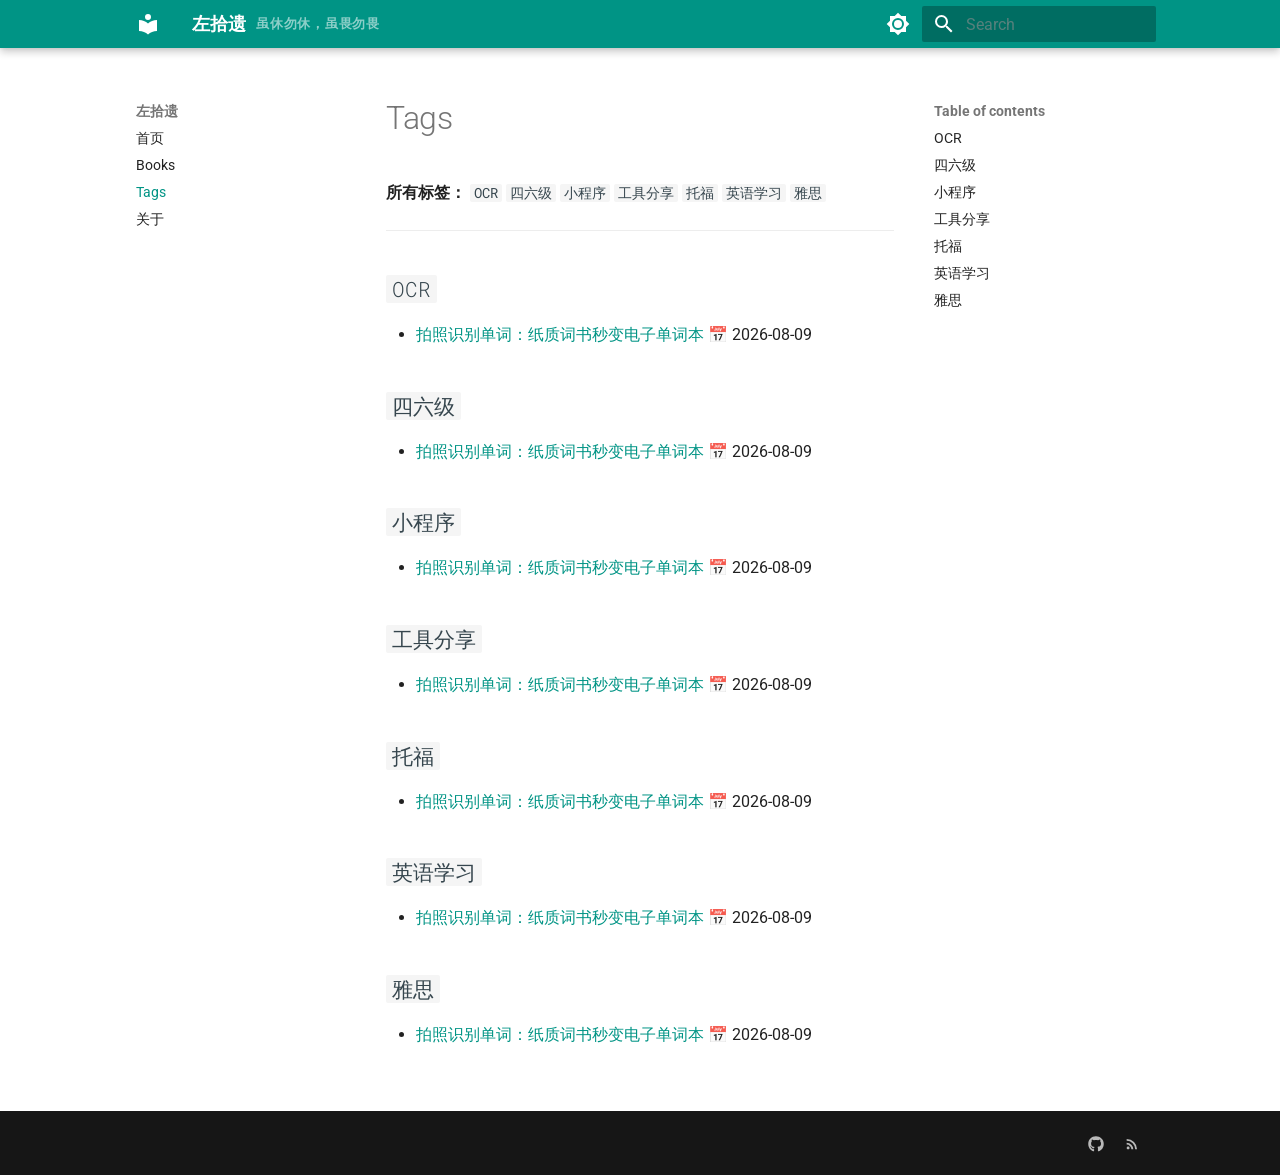
<file: tags/index.html>
<!doctype html>
<html lang="en" class="no-js">
  <head>
    
      <meta charset="utf-8">
      <meta name="viewport" content="width=device-width,initial-scale=1">
      
        <meta name="description" content="一个程序员的 AI 拾遗之旅 — 记录学习、思考与实践">
      
      
        <meta name="author" content="Bing">
      
      
        <link rel="canonical" href="https://ultraoptimega.github.io/tags/">
      
      
        <link rel="prev" href="../books/">
      
      
        <link rel="next" href="../about/">
      
      
        
      
      
        <link rel="alternate" type="application/rss+xml" title="RSS feed" href="../feed_rss_created.xml">
        <link rel="alternate" type="application/rss+xml" title="RSS feed of updated content" href="../feed_rss_updated.xml">
      
      <link rel="icon" href="../assets/images/favicon.png">
      <meta name="generator" content="mkdocs-1.6.1, mkdocs-material-9.7.7">
    
    
      
        <title>Tags - 左拾遗</title>
      
    
    
      <link rel="stylesheet" href="../assets/stylesheets/main.ec1eaa64.min.css">
      
        
        <link rel="stylesheet" href="../assets/stylesheets/palette.ab4e12ef.min.css">
      
      


    
    
      
    
    
      
        
        
        <link rel="preconnect" href="https://fonts.gstatic.com" crossorigin>
        <link rel="stylesheet" href="https://fonts.googleapis.com/css?family=Roboto:300,300i,400,400i,700,700i%7CRoboto+Mono:400,400i,700,700i&display=fallback">
        <style>:root{--md-text-font:"Roboto";--md-code-font:"Roboto Mono"}</style>
      
    
    
      <link rel="stylesheet" href="../stylesheets/extra.css">
    
    <script>__md_scope=new URL("..",location),__md_hash=e=>[...e].reduce(((e,_)=>(e<<5)-e+_.charCodeAt(0)),0),__md_get=(e,_=localStorage,t=__md_scope)=>JSON.parse(_.getItem(t.pathname+"."+e)),__md_set=(e,_,t=localStorage,a=__md_scope)=>{try{t.setItem(a.pathname+"."+e,JSON.stringify(_))}catch(e){}}</script>
    
      

    
    
  </head>
  
  
    
    
      
    
    
    
    
    <body dir="ltr" data-md-color-scheme="default" data-md-color-primary="teal" data-md-color-accent="amber">
  
    
    <input class="md-toggle" data-md-toggle="drawer" type="checkbox" id="__drawer" autocomplete="off">
    <input class="md-toggle" data-md-toggle="search" type="checkbox" id="__search" autocomplete="off">
    <label class="md-overlay" for="__drawer"></label>
    <div data-md-component="skip">
      
        
        <a href="#tags" class="md-skip">
          Skip to content
        </a>
      
    </div>
    <div data-md-component="announce">
      
    </div>
    
    
      

  

<header class="md-header md-header--shadow" data-md-component="header">
  <nav class="md-header__inner md-grid" aria-label="Header">
    <a href=".." title="左拾遗" class="md-header__button md-logo" aria-label="左拾遗" data-md-component="logo">
      
  
  <svg xmlns="http://www.w3.org/2000/svg" viewBox="0 0 24 24"><path d="M12 8a3 3 0 0 0 3-3 3 3 0 0 0-3-3 3 3 0 0 0-3 3 3 3 0 0 0 3 3m0 3.54C9.64 9.35 6.5 8 3 8v11c3.5 0 6.64 1.35 9 3.54 2.36-2.19 5.5-3.54 9-3.54V8c-3.5 0-6.64 1.35-9 3.54"/></svg>

    </a>
    <label class="md-header__button md-icon" for="__drawer">
      
      <svg xmlns="http://www.w3.org/2000/svg" viewBox="0 0 24 24"><path d="M3 6h18v2H3zm0 5h18v2H3zm0 5h18v2H3z"/></svg>
    </label>
    <div class="md-header__title" data-md-component="header-title">
      <div class="md-header__ellipsis">
        <div class="md-header__topic">
          <span class="md-ellipsis">
            左拾遗
          </span>
          
            <span class="md-header__tagline">虽休勿休，虽畏勿畏</span>
          
        </div>
        <div class="md-header__topic" data-md-component="header-topic">
          <span class="md-ellipsis">
            
              Tags
            
          </span>
        </div>
      </div>
    </div>
    
      
        <form class="md-header__option" data-md-component="palette">
  
    
    
    
    <input class="md-option" data-md-color-media="" data-md-color-scheme="default" data-md-color-primary="teal" data-md-color-accent="amber"  aria-label="切换到暗色模式"  type="radio" name="__palette" id="__palette_0">
    
      <label class="md-header__button md-icon" title="切换到暗色模式" for="__palette_1" hidden>
        <svg xmlns="http://www.w3.org/2000/svg" viewBox="0 0 24 24"><path d="M12 8a4 4 0 0 0-4 4 4 4 0 0 0 4 4 4 4 0 0 0 4-4 4 4 0 0 0-4-4m0 10a6 6 0 0 1-6-6 6 6 0 0 1 6-6 6 6 0 0 1 6 6 6 6 0 0 1-6 6m8-9.31V4h-4.69L12 .69 8.69 4H4v4.69L.69 12 4 15.31V20h4.69L12 23.31 15.31 20H20v-4.69L23.31 12z"/></svg>
      </label>
    
  
    
    
    
    <input class="md-option" data-md-color-media="" data-md-color-scheme="slate" data-md-color-primary="blue-grey" data-md-color-accent="amber"  aria-label="切换到亮色模式"  type="radio" name="__palette" id="__palette_1">
    
      <label class="md-header__button md-icon" title="切换到亮色模式" for="__palette_0" hidden>
        <svg xmlns="http://www.w3.org/2000/svg" viewBox="0 0 24 24"><path d="M12 18c-.89 0-1.74-.2-2.5-.55C11.56 16.5 13 14.42 13 12s-1.44-4.5-3.5-5.45C10.26 6.2 11.11 6 12 6a6 6 0 0 1 6 6 6 6 0 0 1-6 6m8-9.31V4h-4.69L12 .69 8.69 4H4v4.69L.69 12 4 15.31V20h4.69L12 23.31 15.31 20H20v-4.69L23.31 12z"/></svg>
      </label>
    
  
</form>
      
    
    
      <script>var palette=__md_get("__palette");if(palette&&palette.color){if("(prefers-color-scheme)"===palette.color.media){var media=matchMedia("(prefers-color-scheme: light)"),input=document.querySelector(media.matches?"[data-md-color-media='(prefers-color-scheme: light)']":"[data-md-color-media='(prefers-color-scheme: dark)']");palette.color.media=input.getAttribute("data-md-color-media"),palette.color.scheme=input.getAttribute("data-md-color-scheme"),palette.color.primary=input.getAttribute("data-md-color-primary"),palette.color.accent=input.getAttribute("data-md-color-accent")}for(var[key,value]of Object.entries(palette.color))document.body.setAttribute("data-md-color-"+key,value)}</script>
    
    
    
      
      
        <label class="md-header__button md-icon" for="__search">
          
          <svg xmlns="http://www.w3.org/2000/svg" viewBox="0 0 24 24"><path d="M9.5 3A6.5 6.5 0 0 1 16 9.5c0 1.61-.59 3.09-1.56 4.23l.27.27h.79l5 5-1.5 1.5-5-5v-.79l-.27-.27A6.52 6.52 0 0 1 9.5 16 6.5 6.5 0 0 1 3 9.5 6.5 6.5 0 0 1 9.5 3m0 2C7 5 5 7 5 9.5S7 14 9.5 14 14 12 14 9.5 12 5 9.5 5"/></svg>
        </label>
        <div class="md-search" data-md-component="search" role="dialog">
  <label class="md-search__overlay" for="__search"></label>
  <div class="md-search__inner" role="search">
    <form class="md-search__form" name="search">
      <input type="text" class="md-search__input" name="query" aria-label="Search" placeholder="Search" autocapitalize="off" autocorrect="off" autocomplete="off" spellcheck="false" data-md-component="search-query" required>
      <label class="md-search__icon md-icon" for="__search">
        
        <svg xmlns="http://www.w3.org/2000/svg" viewBox="0 0 24 24"><path d="M9.5 3A6.5 6.5 0 0 1 16 9.5c0 1.61-.59 3.09-1.56 4.23l.27.27h.79l5 5-1.5 1.5-5-5v-.79l-.27-.27A6.52 6.52 0 0 1 9.5 16 6.5 6.5 0 0 1 3 9.5 6.5 6.5 0 0 1 9.5 3m0 2C7 5 5 7 5 9.5S7 14 9.5 14 14 12 14 9.5 12 5 9.5 5"/></svg>
        
        <svg xmlns="http://www.w3.org/2000/svg" viewBox="0 0 24 24"><path d="M20 11v2H8l5.5 5.5-1.42 1.42L4.16 12l7.92-7.92L13.5 5.5 8 11z"/></svg>
      </label>
      <nav class="md-search__options" aria-label="Search">
        
        <button type="reset" class="md-search__icon md-icon" title="Clear" aria-label="Clear" tabindex="-1">
          
          <svg xmlns="http://www.w3.org/2000/svg" viewBox="0 0 24 24"><path d="M19 6.41 17.59 5 12 10.59 6.41 5 5 6.41 10.59 12 5 17.59 6.41 19 12 13.41 17.59 19 19 17.59 13.41 12z"/></svg>
        </button>
      </nav>
      
        <div class="md-search__suggest" data-md-component="search-suggest"></div>
      
    </form>
    <div class="md-search__output">
      <div class="md-search__scrollwrap" tabindex="0" data-md-scrollfix>
        <div class="md-search-result" data-md-component="search-result">
          <div class="md-search-result__meta">
            Initializing search
          </div>
          <ol class="md-search-result__list" role="presentation"></ol>
        </div>
      </div>
    </div>
  </div>
</div>
      
    
    
  </nav>
  
</header>
    
    <div class="md-container" data-md-component="container">
      
      
        
          
        
      
      <main class="md-main" data-md-component="main">
        <div class="md-main__inner md-grid">
          
            
              
              <div class="md-sidebar md-sidebar--primary" data-md-component="sidebar" data-md-type="navigation" >
                <div class="md-sidebar__scrollwrap">
                  <div class="md-sidebar__inner">
                    



<nav class="md-nav md-nav--primary" aria-label="Navigation" data-md-level="0">
  <label class="md-nav__title" for="__drawer">
    <a href=".." title="左拾遗" class="md-nav__button md-logo" aria-label="左拾遗" data-md-component="logo">
      
  
  <svg xmlns="http://www.w3.org/2000/svg" viewBox="0 0 24 24"><path d="M12 8a3 3 0 0 0 3-3 3 3 0 0 0-3-3 3 3 0 0 0-3 3 3 3 0 0 0 3 3m0 3.54C9.64 9.35 6.5 8 3 8v11c3.5 0 6.64 1.35 9 3.54 2.36-2.19 5.5-3.54 9-3.54V8c-3.5 0-6.64 1.35-9 3.54"/></svg>

    </a>
    左拾遗
  </label>
  
  <ul class="md-nav__list" data-md-scrollfix>
    
      
      
  
  
  
  
    <li class="md-nav__item">
      <a href=".." class="md-nav__link">
        
  
  
  <span class="md-ellipsis">
    
  
    首页
  

    
  </span>
  
  

      </a>
    </li>
  

    
      
      
  
  
  
  
    <li class="md-nav__item">
      <a href="../books/" class="md-nav__link">
        
  
  
  <span class="md-ellipsis">
    
  
    Books
  

    
  </span>
  
  

      </a>
    </li>
  

    
      
      
  
  
    
  
  
  
    <li class="md-nav__item md-nav__item--active">
      
      <input class="md-nav__toggle md-toggle" type="checkbox" id="__toc">
      
      
        
      
      
        <label class="md-nav__link md-nav__link--active" for="__toc">
          
  
  
  <span class="md-ellipsis">
    
  
    Tags
  

    
  </span>
  
  

          <span class="md-nav__icon md-icon"></span>
        </label>
      
      <a href="./" class="md-nav__link md-nav__link--active">
        
  
  
  <span class="md-ellipsis">
    
  
    Tags
  

    
  </span>
  
  

      </a>
      
        

<nav class="md-nav md-nav--secondary" aria-label="Table of contents">
  
  
  
    
  
  
    <label class="md-nav__title" for="__toc">
      <span class="md-nav__icon md-icon"></span>
      Table of contents
    </label>
    <ul class="md-nav__list" data-md-component="toc" data-md-scrollfix>
      
        <li class="md-nav__item">
  <a href="#ocr" class="md-nav__link">
    <span class="md-ellipsis">
      
        OCR
      
    </span>
  </a>
  
</li>
      
        <li class="md-nav__item">
  <a href="#_1" class="md-nav__link">
    <span class="md-ellipsis">
      
        四六级
      
    </span>
  </a>
  
</li>
      
        <li class="md-nav__item">
  <a href="#_2" class="md-nav__link">
    <span class="md-ellipsis">
      
        小程序
      
    </span>
  </a>
  
</li>
      
        <li class="md-nav__item">
  <a href="#_3" class="md-nav__link">
    <span class="md-ellipsis">
      
        工具分享
      
    </span>
  </a>
  
</li>
      
        <li class="md-nav__item">
  <a href="#_4" class="md-nav__link">
    <span class="md-ellipsis">
      
        托福
      
    </span>
  </a>
  
</li>
      
        <li class="md-nav__item">
  <a href="#_5" class="md-nav__link">
    <span class="md-ellipsis">
      
        英语学习
      
    </span>
  </a>
  
</li>
      
        <li class="md-nav__item">
  <a href="#_6" class="md-nav__link">
    <span class="md-ellipsis">
      
        雅思
      
    </span>
  </a>
  
</li>
      
    </ul>
  
</nav>
      
    </li>
  

    
      
      
  
  
  
  
    <li class="md-nav__item">
      <a href="../about/" class="md-nav__link">
        
  
  
  <span class="md-ellipsis">
    
  
    关于
  

    
  </span>
  
  

      </a>
    </li>
  

    
  </ul>
</nav>
                  </div>
                </div>
              </div>
            
            
              
              <div class="md-sidebar md-sidebar--secondary" data-md-component="sidebar" data-md-type="toc" >
                <div class="md-sidebar__scrollwrap">
                  <div class="md-sidebar__inner">
                    

<nav class="md-nav md-nav--secondary" aria-label="Table of contents">
  
  
  
    
  
  
    <label class="md-nav__title" for="__toc">
      <span class="md-nav__icon md-icon"></span>
      Table of contents
    </label>
    <ul class="md-nav__list" data-md-component="toc" data-md-scrollfix>
      
        <li class="md-nav__item">
  <a href="#ocr" class="md-nav__link">
    <span class="md-ellipsis">
      
        OCR
      
    </span>
  </a>
  
</li>
      
        <li class="md-nav__item">
  <a href="#_1" class="md-nav__link">
    <span class="md-ellipsis">
      
        四六级
      
    </span>
  </a>
  
</li>
      
        <li class="md-nav__item">
  <a href="#_2" class="md-nav__link">
    <span class="md-ellipsis">
      
        小程序
      
    </span>
  </a>
  
</li>
      
        <li class="md-nav__item">
  <a href="#_3" class="md-nav__link">
    <span class="md-ellipsis">
      
        工具分享
      
    </span>
  </a>
  
</li>
      
        <li class="md-nav__item">
  <a href="#_4" class="md-nav__link">
    <span class="md-ellipsis">
      
        托福
      
    </span>
  </a>
  
</li>
      
        <li class="md-nav__item">
  <a href="#_5" class="md-nav__link">
    <span class="md-ellipsis">
      
        英语学习
      
    </span>
  </a>
  
</li>
      
        <li class="md-nav__item">
  <a href="#_6" class="md-nav__link">
    <span class="md-ellipsis">
      
        雅思
      
    </span>
  </a>
  
</li>
      
    </ul>
  
</nav>
                  </div>
                </div>
              </div>
            
          
          
            <div class="md-content" data-md-component="content">
              
              <article class="md-content__inner md-typeset">
                
                  



<h1 id="tags">Tags</h1>
<p><strong>所有标签：</strong> <code>OCR</code>  <code>四六级</code>  <code>小程序</code>  <code>工具分享</code>  <code>托福</code>  <code>英语学习</code>  <code>雅思</code></p>
<hr />
<h2 id="ocr"><code>OCR</code></h2>
<ul>
<li><a href="../posts/sealion-ocr/">拍照识别单词：纸质词书秒变电子单词本</a> 📅 2026-08-09</li>
</ul>
<h2 id="_1"><code>四六级</code></h2>
<ul>
<li><a href="../posts/sealion-ocr/">拍照识别单词：纸质词书秒变电子单词本</a> 📅 2026-08-09</li>
</ul>
<h2 id="_2"><code>小程序</code></h2>
<ul>
<li><a href="../posts/sealion-ocr/">拍照识别单词：纸质词书秒变电子单词本</a> 📅 2026-08-09</li>
</ul>
<h2 id="_3"><code>工具分享</code></h2>
<ul>
<li><a href="../posts/sealion-ocr/">拍照识别单词：纸质词书秒变电子单词本</a> 📅 2026-08-09</li>
</ul>
<h2 id="_4"><code>托福</code></h2>
<ul>
<li><a href="../posts/sealion-ocr/">拍照识别单词：纸质词书秒变电子单词本</a> 📅 2026-08-09</li>
</ul>
<h2 id="_5"><code>英语学习</code></h2>
<ul>
<li><a href="../posts/sealion-ocr/">拍照识别单词：纸质词书秒变电子单词本</a> 📅 2026-08-09</li>
</ul>
<h2 id="_6"><code>雅思</code></h2>
<ul>
<li><a href="../posts/sealion-ocr/">拍照识别单词：纸质词书秒变电子单词本</a> 📅 2026-08-09</li>
</ul>












                
              </article>
            </div>
          
          
<script>var target=document.getElementById(location.hash.slice(1));target&&target.name&&(target.checked=target.name.startsWith("__tabbed_"))</script>
        </div>
        
          <button type="button" class="md-top md-icon" data-md-component="top" hidden>
  
  <svg xmlns="http://www.w3.org/2000/svg" viewBox="0 0 24 24"><path d="M13 20h-2V8l-5.5 5.5-1.42-1.42L12 4.16l7.92 7.92-1.42 1.42L13 8z"/></svg>
  Back to top
</button>
        
      </main>
      
        <footer class="md-footer">
  
  <div class="md-footer-meta md-typeset">
    <div class="md-footer-meta__inner md-grid">
      <div class="md-copyright">
  
  
</div>
      
        
<div class="md-social">
  
    
    
    
    
    <a href="https://github.com/your-username" target="_blank" rel="noopener" title="GitHub" class="md-social__link">
      <svg xmlns="http://www.w3.org/2000/svg" viewBox="0 0 512 512"><!--! Font Awesome Free 7.1.0 by @fontawesome - https://fontawesome.com License - https://fontawesome.com/license/free (Icons: CC BY 4.0, Fonts: SIL OFL 1.1, Code: MIT License) Copyright 2025 Fonticons, Inc.--><path d="M173.9 397.4c0 2-2.3 3.6-5.2 3.6-3.3.3-5.6-1.3-5.6-3.6 0-2 2.3-3.6 5.2-3.6 3-.3 5.6 1.3 5.6 3.6m-31.1-4.5c-.7 2 1.3 4.3 4.3 4.9 2.6 1 5.6 0 6.2-2s-1.3-4.3-4.3-5.2c-2.6-.7-5.5.3-6.2 2.3m44.2-1.7c-2.9.7-4.9 2.6-4.6 4.9.3 2 2.9 3.3 5.9 2.6 2.9-.7 4.9-2.6 4.6-4.6-.3-1.9-3-3.2-5.9-2.9M252.8 8C114.1 8 8 113.3 8 252c0 110.9 69.8 205.8 169.5 239.2 12.8 2.3 17.3-5.6 17.3-12.1 0-6.2-.3-40.4-.3-61.4 0 0-70 15-84.7-29.8 0 0-11.4-29.1-27.8-36.6 0 0-22.9-15.7 1.6-15.4 0 0 24.9 2 38.6 25.8 21.9 38.6 58.6 27.5 72.9 20.9 2.3-16 8.8-27.1 16-33.7-55.9-6.2-112.3-14.3-112.3-110.5 0-27.5 7.6-41.3 23.6-58.9-2.6-6.5-11.1-33.3 2.6-67.9 20.9-6.5 69 27 69 27 20-5.6 41.5-8.5 62.8-8.5s42.8 2.9 62.8 8.5c0 0 48.1-33.6 69-27 13.7 34.7 5.2 61.4 2.6 67.9 16 17.7 25.8 31.5 25.8 58.9 0 96.5-58.9 104.2-114.8 110.5 9.2 7.9 17 22.9 17 46.4 0 33.7-.3 75.4-.3 83.6 0 6.5 4.6 14.4 17.3 12.1C436.2 457.8 504 362.9 504 252 504 113.3 391.5 8 252.8 8M105.2 352.9c-1.3 1-1 3.3.7 5.2 1.6 1.6 3.9 2.3 5.2 1 1.3-1 1-3.3-.7-5.2-1.6-1.6-3.9-2.3-5.2-1m-10.8-8.1c-.7 1.3.3 2.9 2.3 3.9 1.6 1 3.6.7 4.3-.7.7-1.3-.3-2.9-2.3-3.9-2-.6-3.6-.3-4.3.7m32.4 35.6c-1.6 1.3-1 4.3 1.3 6.2 2.3 2.3 5.2 2.6 6.5 1 1.3-1.3.7-4.3-1.3-6.2-2.2-2.3-5.2-2.6-6.5-1m-11.4-14.7c-1.6 1-1.6 3.6 0 5.9s4.3 3.3 5.6 2.3c1.6-1.3 1.6-3.9 0-6.2-1.4-2.3-4-3.3-5.6-2"/></svg>
    </a>
  
    
    
    
    
    <a href="/feed_rss_created.xml" target="_blank" rel="noopener" title="RSS 订阅" class="md-social__link">
      <svg xmlns="http://www.w3.org/2000/svg" viewBox="0 0 24 24"><path d="M6.18 15.64a2.18 2.18 0 0 1 2.18 2.18C8.36 19 7.38 20 6.18 20 5 20 4 19 4 17.82a2.18 2.18 0 0 1 2.18-2.18M4 4.44A15.56 15.56 0 0 1 19.56 20h-2.83A12.73 12.73 0 0 0 4 7.27zm0 5.66a9.9 9.9 0 0 1 9.9 9.9h-2.83A7.07 7.07 0 0 0 4 12.93z"/></svg>
    </a>
  
</div>
      
    </div>
  </div>
</footer>
      
    </div>
    <div class="md-dialog" data-md-component="dialog">
      <div class="md-dialog__inner md-typeset"></div>
    </div>
    
    
    
      
      
      <script id="__config" type="application/json">{"annotate": null, "base": "..", "features": ["navigation.instant", "navigation.tracking", "navigation.sections", "navigation.expand", "navigation.top", "search.suggest", "search.highlight", "content.code.copy"], "search": "../assets/javascripts/workers/search.2c215733.min.js", "tags": null, "translations": {"clipboard.copied": "Copied to clipboard", "clipboard.copy": "Copy to clipboard", "search.result.more.one": "1 more on this page", "search.result.more.other": "# more on this page", "search.result.none": "No matching documents", "search.result.one": "1 matching document", "search.result.other": "# matching documents", "search.result.placeholder": "Type to start searching", "search.result.term.missing": "Missing", "select.version": "Select version"}, "version": null}</script>
    
    
      <script src="../assets/javascripts/bundle.d7400e89.min.js"></script>
      
    
  </body>
</html>
</file>
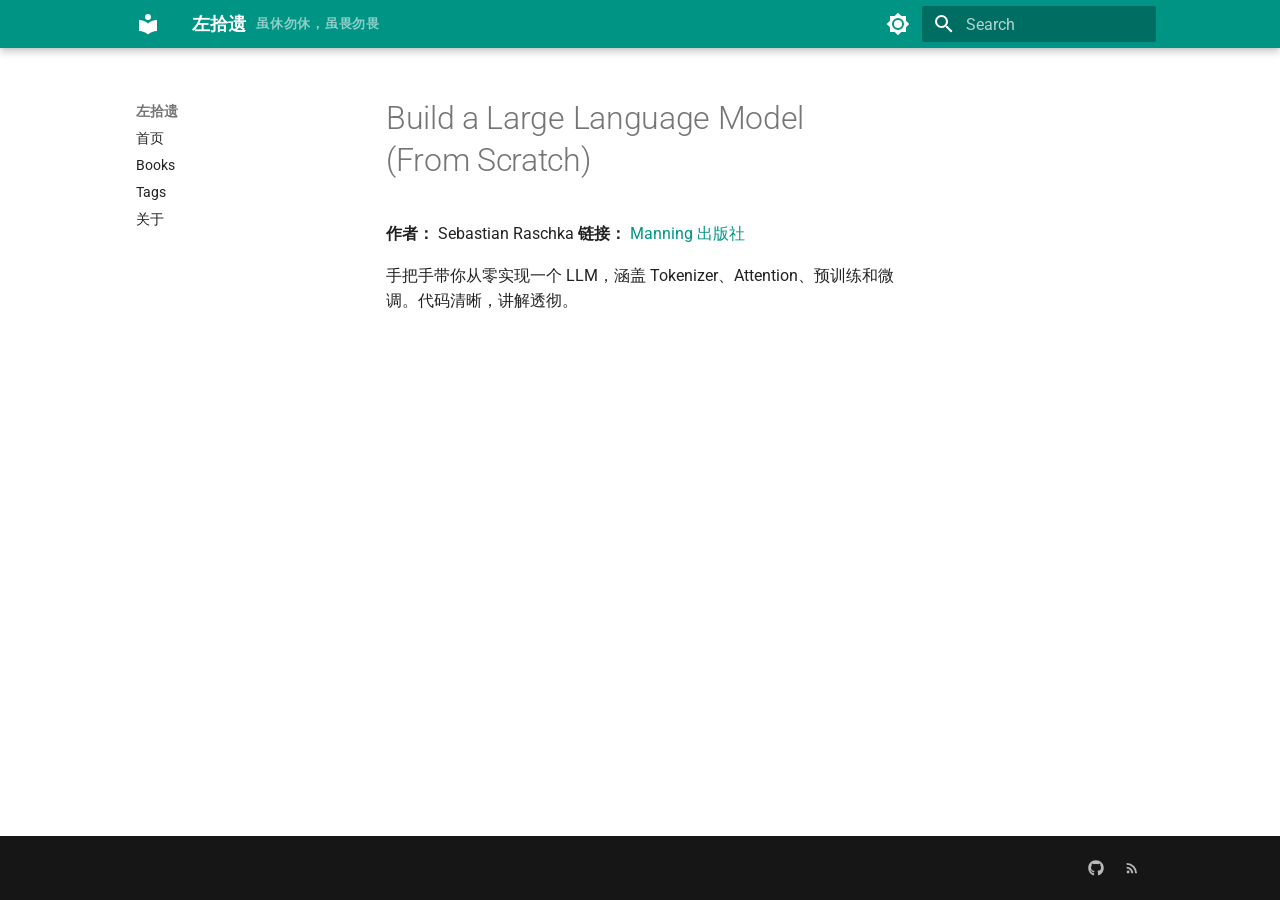
<file: books/build-a-llm/index.html>
<!doctype html>
<html lang="en" class="no-js">
  <head>
    
      <meta charset="utf-8">
      <meta name="viewport" content="width=device-width,initial-scale=1">
      
        <meta name="description" content="一个程序员的 AI 拾遗之旅 — 记录学习、思考与实践">
      
      
        <meta name="author" content="Sebastian Raschka">
      
      
        <link rel="canonical" href="https://ultraoptimega.github.io/books/build-a-llm/">
      
      
      
      
        
      
      
        <link rel="alternate" type="application/rss+xml" title="RSS feed" href="../../feed_rss_created.xml">
        <link rel="alternate" type="application/rss+xml" title="RSS feed of updated content" href="../../feed_rss_updated.xml">
      
      <link rel="icon" href="../../assets/images/favicon.png">
      <meta name="generator" content="mkdocs-1.6.1, mkdocs-material-9.7.7">
    
    
      
        <title>Build a Large Language Model (From Scratch) - 左拾遗</title>
      
    
    
      <link rel="stylesheet" href="../../assets/stylesheets/main.ec1eaa64.min.css">
      
        
        <link rel="stylesheet" href="../../assets/stylesheets/palette.ab4e12ef.min.css">
      
      


    
    
      
    
    
      
        
        
        <link rel="preconnect" href="https://fonts.gstatic.com" crossorigin>
        <link rel="stylesheet" href="https://fonts.googleapis.com/css?family=Roboto:300,300i,400,400i,700,700i%7CRoboto+Mono:400,400i,700,700i&display=fallback">
        <style>:root{--md-text-font:"Roboto";--md-code-font:"Roboto Mono"}</style>
      
    
    
      <link rel="stylesheet" href="../../stylesheets/extra.css">
    
    <script>__md_scope=new URL("../..",location),__md_hash=e=>[...e].reduce(((e,_)=>(e<<5)-e+_.charCodeAt(0)),0),__md_get=(e,_=localStorage,t=__md_scope)=>JSON.parse(_.getItem(t.pathname+"."+e)),__md_set=(e,_,t=localStorage,a=__md_scope)=>{try{t.setItem(a.pathname+"."+e,JSON.stringify(_))}catch(e){}}</script>
    
      

    
    
  </head>
  
  
    
    
      
    
    
    
    
    <body dir="ltr" data-md-color-scheme="default" data-md-color-primary="teal" data-md-color-accent="amber">
  
    
    <input class="md-toggle" data-md-toggle="drawer" type="checkbox" id="__drawer" autocomplete="off">
    <input class="md-toggle" data-md-toggle="search" type="checkbox" id="__search" autocomplete="off">
    <label class="md-overlay" for="__drawer"></label>
    <div data-md-component="skip">
      
        
        <a href="#build-a-large-language-model-from-scratch" class="md-skip">
          Skip to content
        </a>
      
    </div>
    <div data-md-component="announce">
      
    </div>
    
    
      

  

<header class="md-header md-header--shadow" data-md-component="header">
  <nav class="md-header__inner md-grid" aria-label="Header">
    <a href="../.." title="左拾遗" class="md-header__button md-logo" aria-label="左拾遗" data-md-component="logo">
      
  
  <svg xmlns="http://www.w3.org/2000/svg" viewBox="0 0 24 24"><path d="M12 8a3 3 0 0 0 3-3 3 3 0 0 0-3-3 3 3 0 0 0-3 3 3 3 0 0 0 3 3m0 3.54C9.64 9.35 6.5 8 3 8v11c3.5 0 6.64 1.35 9 3.54 2.36-2.19 5.5-3.54 9-3.54V8c-3.5 0-6.64 1.35-9 3.54"/></svg>

    </a>
    <label class="md-header__button md-icon" for="__drawer">
      
      <svg xmlns="http://www.w3.org/2000/svg" viewBox="0 0 24 24"><path d="M3 6h18v2H3zm0 5h18v2H3zm0 5h18v2H3z"/></svg>
    </label>
    <div class="md-header__title" data-md-component="header-title">
      <div class="md-header__ellipsis">
        <div class="md-header__topic">
          <span class="md-ellipsis">
            左拾遗
          </span>
          
            <span class="md-header__tagline">虽休勿休，虽畏勿畏</span>
          
        </div>
        <div class="md-header__topic" data-md-component="header-topic">
          <span class="md-ellipsis">
            
              Build a Large Language Model (From Scratch)
            
          </span>
        </div>
      </div>
    </div>
    
      
        <form class="md-header__option" data-md-component="palette">
  
    
    
    
    <input class="md-option" data-md-color-media="" data-md-color-scheme="default" data-md-color-primary="teal" data-md-color-accent="amber"  aria-label="切换到暗色模式"  type="radio" name="__palette" id="__palette_0">
    
      <label class="md-header__button md-icon" title="切换到暗色模式" for="__palette_1" hidden>
        <svg xmlns="http://www.w3.org/2000/svg" viewBox="0 0 24 24"><path d="M12 8a4 4 0 0 0-4 4 4 4 0 0 0 4 4 4 4 0 0 0 4-4 4 4 0 0 0-4-4m0 10a6 6 0 0 1-6-6 6 6 0 0 1 6-6 6 6 0 0 1 6 6 6 6 0 0 1-6 6m8-9.31V4h-4.69L12 .69 8.69 4H4v4.69L.69 12 4 15.31V20h4.69L12 23.31 15.31 20H20v-4.69L23.31 12z"/></svg>
      </label>
    
  
    
    
    
    <input class="md-option" data-md-color-media="" data-md-color-scheme="slate" data-md-color-primary="blue-grey" data-md-color-accent="amber"  aria-label="切换到亮色模式"  type="radio" name="__palette" id="__palette_1">
    
      <label class="md-header__button md-icon" title="切换到亮色模式" for="__palette_0" hidden>
        <svg xmlns="http://www.w3.org/2000/svg" viewBox="0 0 24 24"><path d="M12 18c-.89 0-1.74-.2-2.5-.55C11.56 16.5 13 14.42 13 12s-1.44-4.5-3.5-5.45C10.26 6.2 11.11 6 12 6a6 6 0 0 1 6 6 6 6 0 0 1-6 6m8-9.31V4h-4.69L12 .69 8.69 4H4v4.69L.69 12 4 15.31V20h4.69L12 23.31 15.31 20H20v-4.69L23.31 12z"/></svg>
      </label>
    
  
</form>
      
    
    
      <script>var palette=__md_get("__palette");if(palette&&palette.color){if("(prefers-color-scheme)"===palette.color.media){var media=matchMedia("(prefers-color-scheme: light)"),input=document.querySelector(media.matches?"[data-md-color-media='(prefers-color-scheme: light)']":"[data-md-color-media='(prefers-color-scheme: dark)']");palette.color.media=input.getAttribute("data-md-color-media"),palette.color.scheme=input.getAttribute("data-md-color-scheme"),palette.color.primary=input.getAttribute("data-md-color-primary"),palette.color.accent=input.getAttribute("data-md-color-accent")}for(var[key,value]of Object.entries(palette.color))document.body.setAttribute("data-md-color-"+key,value)}</script>
    
    
    
      
      
        <label class="md-header__button md-icon" for="__search">
          
          <svg xmlns="http://www.w3.org/2000/svg" viewBox="0 0 24 24"><path d="M9.5 3A6.5 6.5 0 0 1 16 9.5c0 1.61-.59 3.09-1.56 4.23l.27.27h.79l5 5-1.5 1.5-5-5v-.79l-.27-.27A6.52 6.52 0 0 1 9.5 16 6.5 6.5 0 0 1 3 9.5 6.5 6.5 0 0 1 9.5 3m0 2C7 5 5 7 5 9.5S7 14 9.5 14 14 12 14 9.5 12 5 9.5 5"/></svg>
        </label>
        <div class="md-search" data-md-component="search" role="dialog">
  <label class="md-search__overlay" for="__search"></label>
  <div class="md-search__inner" role="search">
    <form class="md-search__form" name="search">
      <input type="text" class="md-search__input" name="query" aria-label="Search" placeholder="Search" autocapitalize="off" autocorrect="off" autocomplete="off" spellcheck="false" data-md-component="search-query" required>
      <label class="md-search__icon md-icon" for="__search">
        
        <svg xmlns="http://www.w3.org/2000/svg" viewBox="0 0 24 24"><path d="M9.5 3A6.5 6.5 0 0 1 16 9.5c0 1.61-.59 3.09-1.56 4.23l.27.27h.79l5 5-1.5 1.5-5-5v-.79l-.27-.27A6.52 6.52 0 0 1 9.5 16 6.5 6.5 0 0 1 3 9.5 6.5 6.5 0 0 1 9.5 3m0 2C7 5 5 7 5 9.5S7 14 9.5 14 14 12 14 9.5 12 5 9.5 5"/></svg>
        
        <svg xmlns="http://www.w3.org/2000/svg" viewBox="0 0 24 24"><path d="M20 11v2H8l5.5 5.5-1.42 1.42L4.16 12l7.92-7.92L13.5 5.5 8 11z"/></svg>
      </label>
      <nav class="md-search__options" aria-label="Search">
        
        <button type="reset" class="md-search__icon md-icon" title="Clear" aria-label="Clear" tabindex="-1">
          
          <svg xmlns="http://www.w3.org/2000/svg" viewBox="0 0 24 24"><path d="M19 6.41 17.59 5 12 10.59 6.41 5 5 6.41 10.59 12 5 17.59 6.41 19 12 13.41 17.59 19 19 17.59 13.41 12z"/></svg>
        </button>
      </nav>
      
        <div class="md-search__suggest" data-md-component="search-suggest"></div>
      
    </form>
    <div class="md-search__output">
      <div class="md-search__scrollwrap" tabindex="0" data-md-scrollfix>
        <div class="md-search-result" data-md-component="search-result">
          <div class="md-search-result__meta">
            Initializing search
          </div>
          <ol class="md-search-result__list" role="presentation"></ol>
        </div>
      </div>
    </div>
  </div>
</div>
      
    
    
  </nav>
  
</header>
    
    <div class="md-container" data-md-component="container">
      
      
        
          
        
      
      <main class="md-main" data-md-component="main">
        <div class="md-main__inner md-grid">
          
            
              
              <div class="md-sidebar md-sidebar--primary" data-md-component="sidebar" data-md-type="navigation" >
                <div class="md-sidebar__scrollwrap">
                  <div class="md-sidebar__inner">
                    



<nav class="md-nav md-nav--primary" aria-label="Navigation" data-md-level="0">
  <label class="md-nav__title" for="__drawer">
    <a href="../.." title="左拾遗" class="md-nav__button md-logo" aria-label="左拾遗" data-md-component="logo">
      
  
  <svg xmlns="http://www.w3.org/2000/svg" viewBox="0 0 24 24"><path d="M12 8a3 3 0 0 0 3-3 3 3 0 0 0-3-3 3 3 0 0 0-3 3 3 3 0 0 0 3 3m0 3.54C9.64 9.35 6.5 8 3 8v11c3.5 0 6.64 1.35 9 3.54 2.36-2.19 5.5-3.54 9-3.54V8c-3.5 0-6.64 1.35-9 3.54"/></svg>

    </a>
    左拾遗
  </label>
  
  <ul class="md-nav__list" data-md-scrollfix>
    
      
      
  
  
  
  
    <li class="md-nav__item">
      <a href="../.." class="md-nav__link">
        
  
  
  <span class="md-ellipsis">
    
  
    首页
  

    
  </span>
  
  

      </a>
    </li>
  

    
      
      
  
  
  
  
    <li class="md-nav__item">
      <a href="../" class="md-nav__link">
        
  
  
  <span class="md-ellipsis">
    
  
    Books
  

    
  </span>
  
  

      </a>
    </li>
  

    
      
      
  
  
  
  
    <li class="md-nav__item">
      <a href="../../tags/" class="md-nav__link">
        
  
  
  <span class="md-ellipsis">
    
  
    Tags
  

    
  </span>
  
  

      </a>
    </li>
  

    
      
      
  
  
  
  
    <li class="md-nav__item">
      <a href="../../about/" class="md-nav__link">
        
  
  
  <span class="md-ellipsis">
    
  
    关于
  

    
  </span>
  
  

      </a>
    </li>
  

    
  </ul>
</nav>
                  </div>
                </div>
              </div>
            
            
              
              <div class="md-sidebar md-sidebar--secondary" data-md-component="sidebar" data-md-type="toc" >
                <div class="md-sidebar__scrollwrap">
                  <div class="md-sidebar__inner">
                    

<nav class="md-nav md-nav--secondary" aria-label="Table of contents">
  
  
  
    
  
  
</nav>
                  </div>
                </div>
              </div>
            
          
          
            <div class="md-content" data-md-component="content">
              
              <article class="md-content__inner md-typeset">
                
                  



<h1 id="build-a-large-language-model-from-scratch">Build a Large Language Model (From Scratch)</h1>
<p><strong>作者：</strong> Sebastian Raschka
<strong>链接：</strong> <a href="https://www.manning.com/books/build-a-large-language-model-from-scratch">Manning 出版社</a></p>
<p>手把手带你从零实现一个 LLM，涵盖 Tokenizer、Attention、预训练和微调。代码清晰，讲解透彻。</p>







  
  






                
              </article>
            </div>
          
          
<script>var target=document.getElementById(location.hash.slice(1));target&&target.name&&(target.checked=target.name.startsWith("__tabbed_"))</script>
        </div>
        
          <button type="button" class="md-top md-icon" data-md-component="top" hidden>
  
  <svg xmlns="http://www.w3.org/2000/svg" viewBox="0 0 24 24"><path d="M13 20h-2V8l-5.5 5.5-1.42-1.42L12 4.16l7.92 7.92-1.42 1.42L13 8z"/></svg>
  Back to top
</button>
        
      </main>
      
        <footer class="md-footer">
  
  <div class="md-footer-meta md-typeset">
    <div class="md-footer-meta__inner md-grid">
      <div class="md-copyright">
  
  
</div>
      
        
<div class="md-social">
  
    
    
    
    
    <a href="https://github.com/your-username" target="_blank" rel="noopener" title="GitHub" class="md-social__link">
      <svg xmlns="http://www.w3.org/2000/svg" viewBox="0 0 512 512"><!--! Font Awesome Free 7.1.0 by @fontawesome - https://fontawesome.com License - https://fontawesome.com/license/free (Icons: CC BY 4.0, Fonts: SIL OFL 1.1, Code: MIT License) Copyright 2025 Fonticons, Inc.--><path d="M173.9 397.4c0 2-2.3 3.6-5.2 3.6-3.3.3-5.6-1.3-5.6-3.6 0-2 2.3-3.6 5.2-3.6 3-.3 5.6 1.3 5.6 3.6m-31.1-4.5c-.7 2 1.3 4.3 4.3 4.9 2.6 1 5.6 0 6.2-2s-1.3-4.3-4.3-5.2c-2.6-.7-5.5.3-6.2 2.3m44.2-1.7c-2.9.7-4.9 2.6-4.6 4.9.3 2 2.9 3.3 5.9 2.6 2.9-.7 4.9-2.6 4.6-4.6-.3-1.9-3-3.2-5.9-2.9M252.8 8C114.1 8 8 113.3 8 252c0 110.9 69.8 205.8 169.5 239.2 12.8 2.3 17.3-5.6 17.3-12.1 0-6.2-.3-40.4-.3-61.4 0 0-70 15-84.7-29.8 0 0-11.4-29.1-27.8-36.6 0 0-22.9-15.7 1.6-15.4 0 0 24.9 2 38.6 25.8 21.9 38.6 58.6 27.5 72.9 20.9 2.3-16 8.8-27.1 16-33.7-55.9-6.2-112.3-14.3-112.3-110.5 0-27.5 7.6-41.3 23.6-58.9-2.6-6.5-11.1-33.3 2.6-67.9 20.9-6.5 69 27 69 27 20-5.6 41.5-8.5 62.8-8.5s42.8 2.9 62.8 8.5c0 0 48.1-33.6 69-27 13.7 34.7 5.2 61.4 2.6 67.9 16 17.7 25.8 31.5 25.8 58.9 0 96.5-58.9 104.2-114.8 110.5 9.2 7.9 17 22.9 17 46.4 0 33.7-.3 75.4-.3 83.6 0 6.5 4.6 14.4 17.3 12.1C436.2 457.8 504 362.9 504 252 504 113.3 391.5 8 252.8 8M105.2 352.9c-1.3 1-1 3.3.7 5.2 1.6 1.6 3.9 2.3 5.2 1 1.3-1 1-3.3-.7-5.2-1.6-1.6-3.9-2.3-5.2-1m-10.8-8.1c-.7 1.3.3 2.9 2.3 3.9 1.6 1 3.6.7 4.3-.7.7-1.3-.3-2.9-2.3-3.9-2-.6-3.6-.3-4.3.7m32.4 35.6c-1.6 1.3-1 4.3 1.3 6.2 2.3 2.3 5.2 2.6 6.5 1 1.3-1.3.7-4.3-1.3-6.2-2.2-2.3-5.2-2.6-6.5-1m-11.4-14.7c-1.6 1-1.6 3.6 0 5.9s4.3 3.3 5.6 2.3c1.6-1.3 1.6-3.9 0-6.2-1.4-2.3-4-3.3-5.6-2"/></svg>
    </a>
  
    
    
    
    
    <a href="/feed_rss_created.xml" target="_blank" rel="noopener" title="RSS 订阅" class="md-social__link">
      <svg xmlns="http://www.w3.org/2000/svg" viewBox="0 0 24 24"><path d="M6.18 15.64a2.18 2.18 0 0 1 2.18 2.18C8.36 19 7.38 20 6.18 20 5 20 4 19 4 17.82a2.18 2.18 0 0 1 2.18-2.18M4 4.44A15.56 15.56 0 0 1 19.56 20h-2.83A12.73 12.73 0 0 0 4 7.27zm0 5.66a9.9 9.9 0 0 1 9.9 9.9h-2.83A7.07 7.07 0 0 0 4 12.93z"/></svg>
    </a>
  
</div>
      
    </div>
  </div>
</footer>
      
    </div>
    <div class="md-dialog" data-md-component="dialog">
      <div class="md-dialog__inner md-typeset"></div>
    </div>
    
    
    
      
      
      <script id="__config" type="application/json">{"annotate": null, "base": "../..", "features": ["navigation.instant", "navigation.tracking", "navigation.sections", "navigation.expand", "navigation.top", "search.suggest", "search.highlight", "content.code.copy"], "search": "../../assets/javascripts/workers/search.2c215733.min.js", "tags": null, "translations": {"clipboard.copied": "Copied to clipboard", "clipboard.copy": "Copy to clipboard", "search.result.more.one": "1 more on this page", "search.result.more.other": "# more on this page", "search.result.none": "No matching documents", "search.result.one": "1 matching document", "search.result.other": "# matching documents", "search.result.placeholder": "Type to start searching", "search.result.term.missing": "Missing", "select.version": "Select version"}, "version": null}</script>
    
    
      <script src="../../assets/javascripts/bundle.d7400e89.min.js"></script>
      
    
  </body>
</html>
</file>
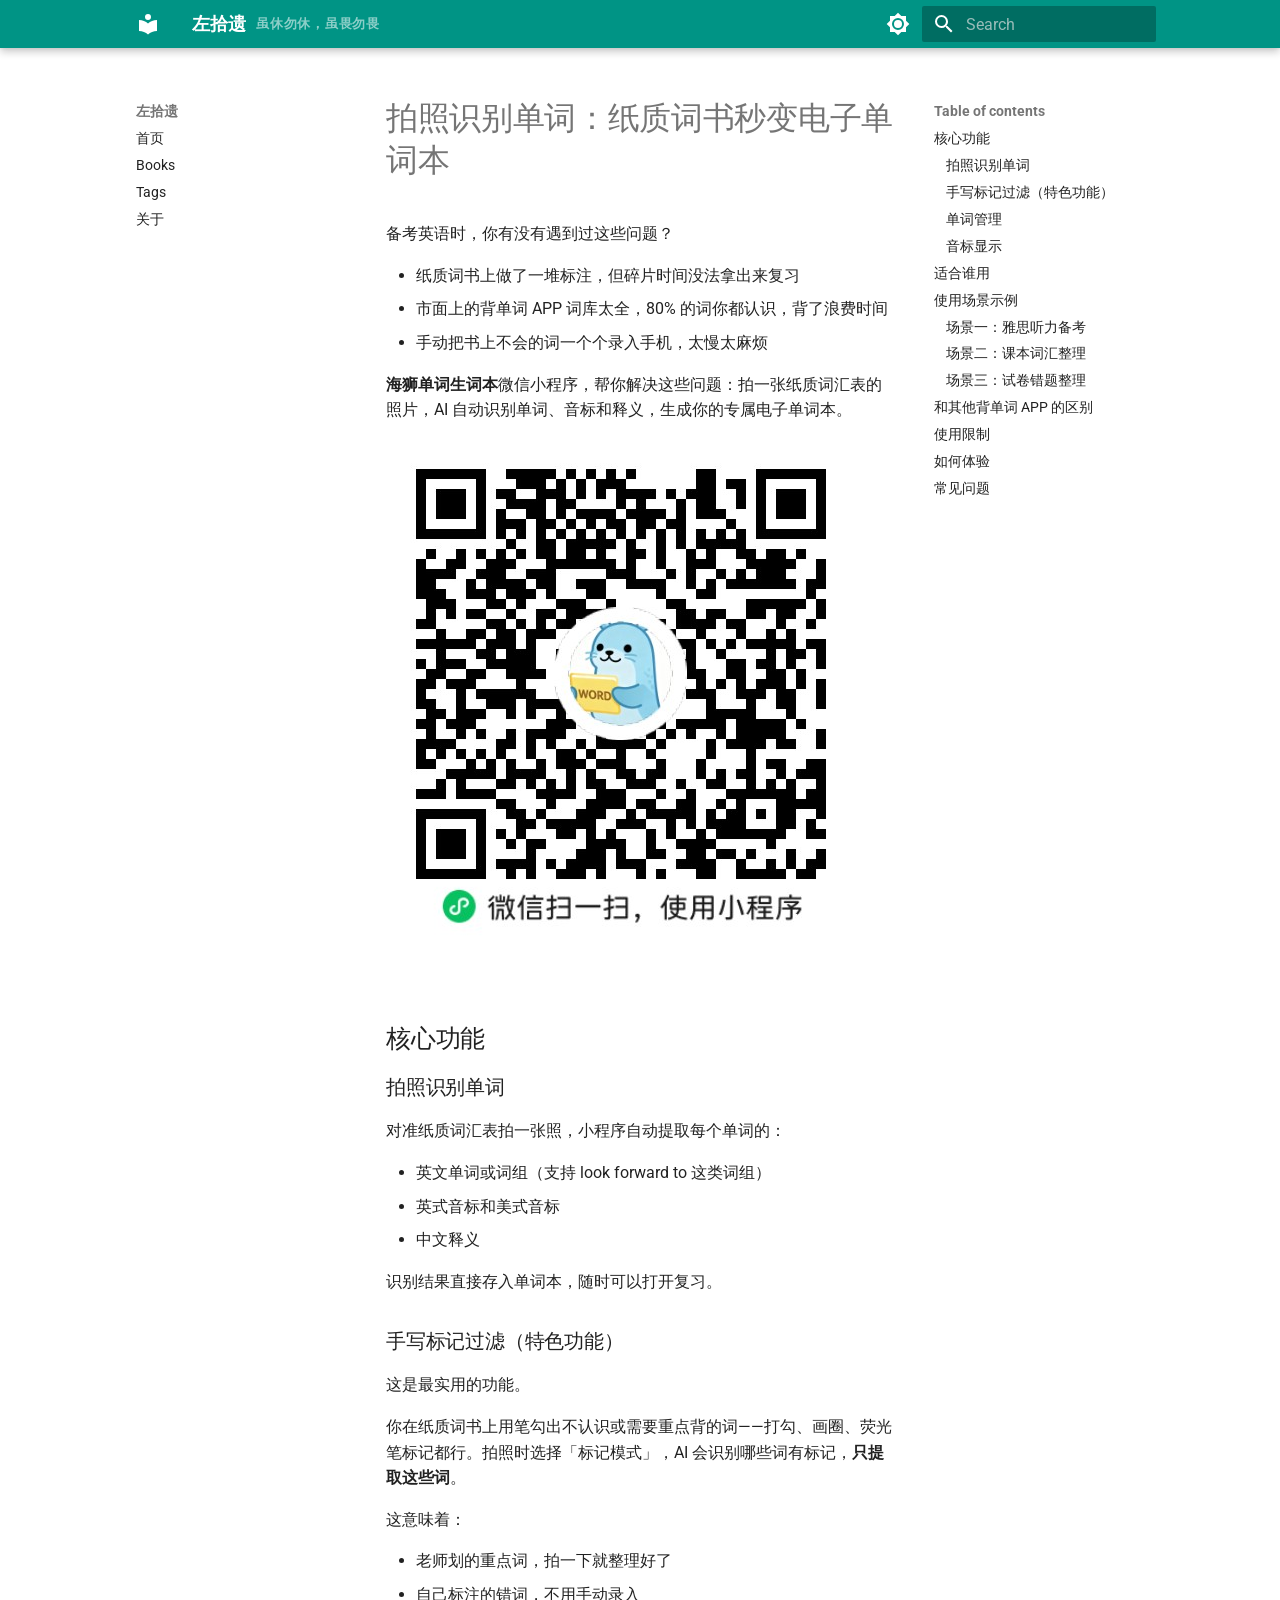
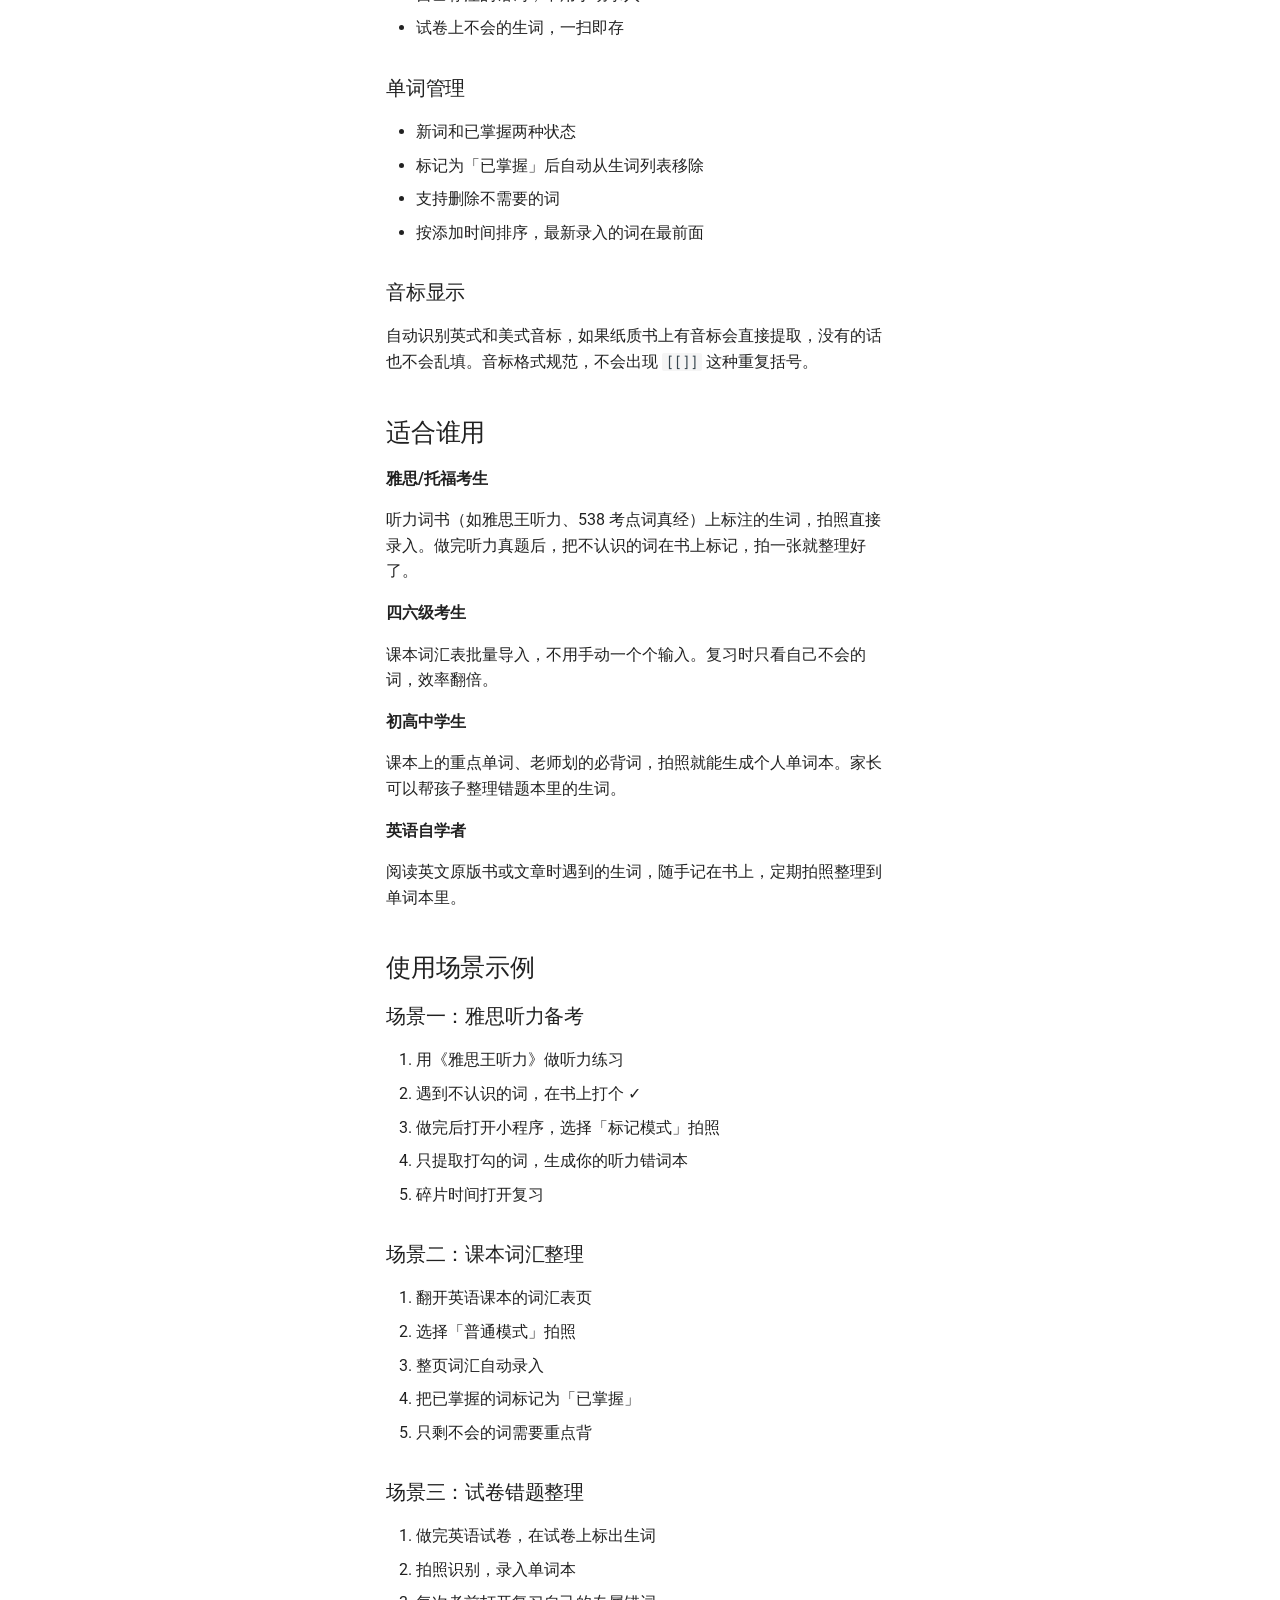
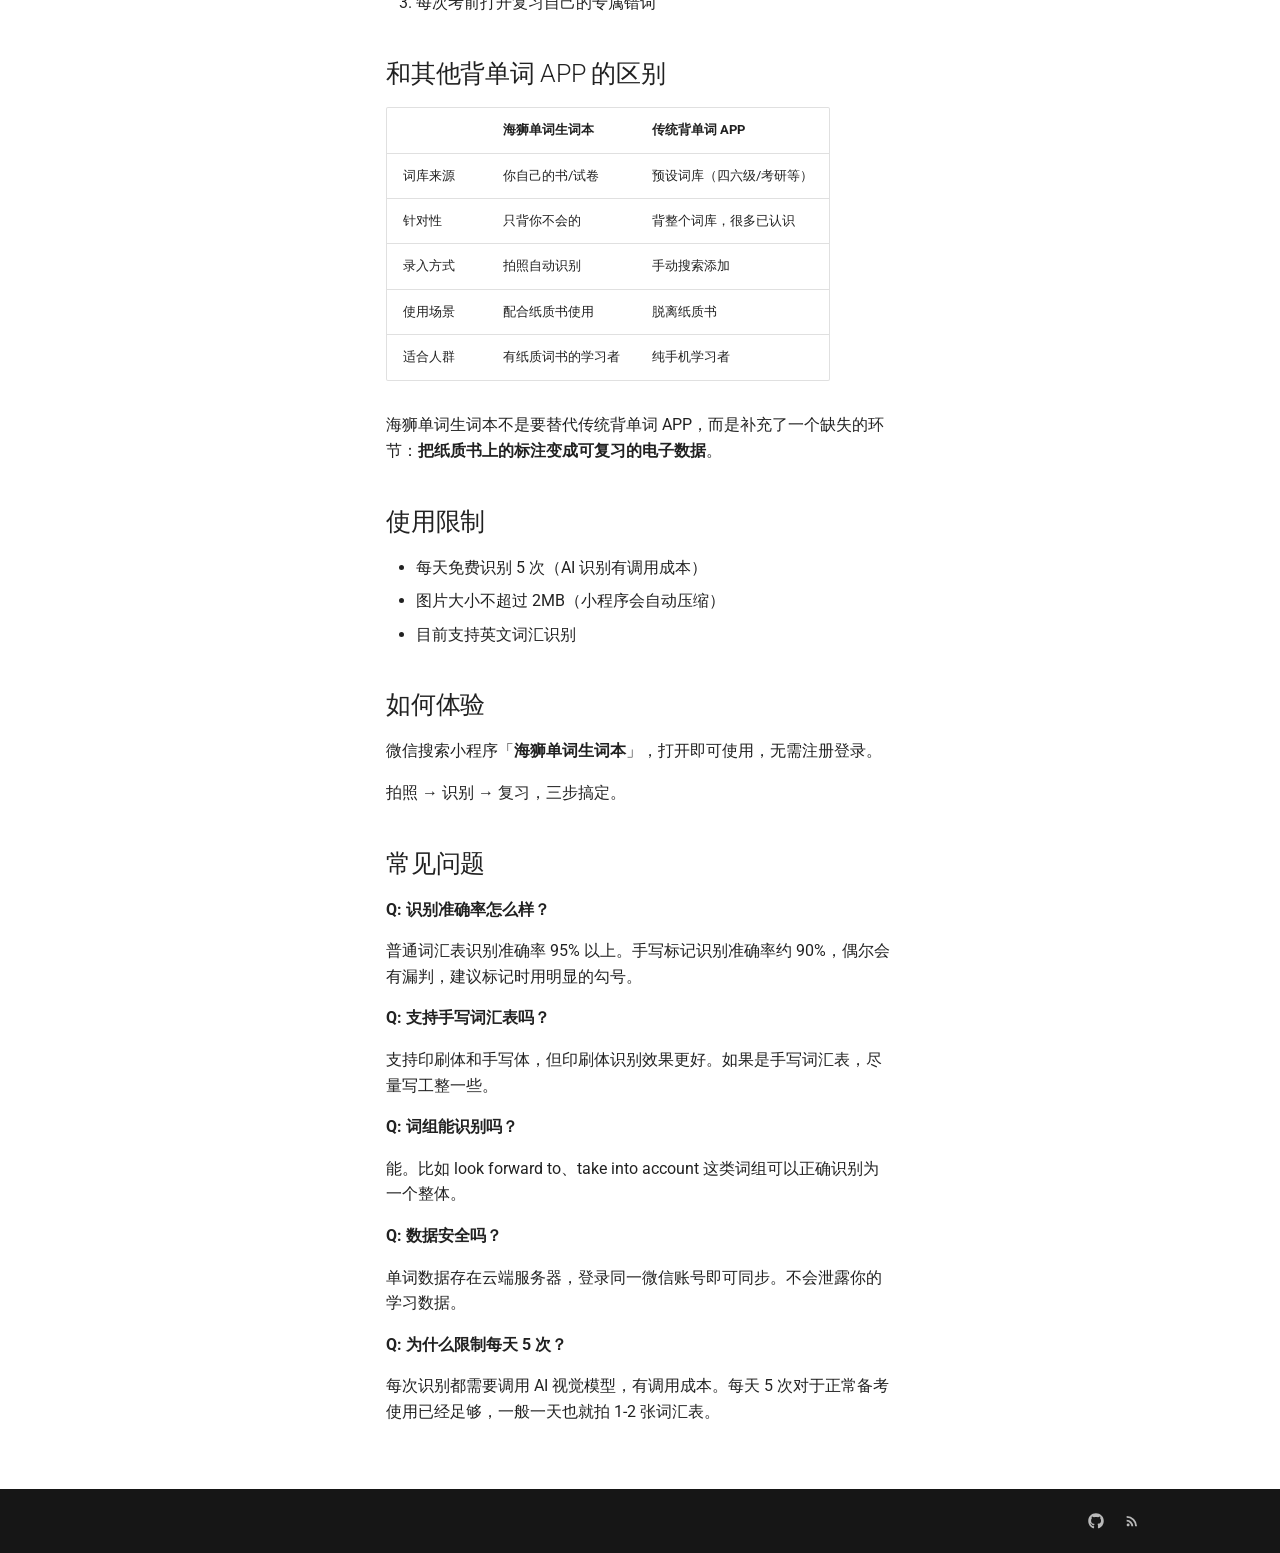
<file: posts/sealion-ocr/index.html>
<!doctype html>
<html lang="en" class="no-js">
  <head>
    
      <meta charset="utf-8">
      <meta name="viewport" content="width=device-width,initial-scale=1">
      
        <meta name="description" content="一个程序员的 AI 拾遗之旅 — 记录学习、思考与实践">
      
      
        <meta name="author" content="Bing">
      
      
        <link rel="canonical" href="https://ultraoptimega.github.io/posts/sealion-ocr/">
      
      
      
      
        
      
      
        <link rel="alternate" type="application/rss+xml" title="RSS feed" href="../../feed_rss_created.xml">
        <link rel="alternate" type="application/rss+xml" title="RSS feed of updated content" href="../../feed_rss_updated.xml">
      
      <link rel="icon" href="../../assets/images/favicon.png">
      <meta name="generator" content="mkdocs-1.6.1, mkdocs-material-9.7.7">
    
    
      
        <title>拍照识别单词：纸质词书秒变电子单词本 - 左拾遗</title>
      
    
    
      <link rel="stylesheet" href="../../assets/stylesheets/main.ec1eaa64.min.css">
      
        
        <link rel="stylesheet" href="../../assets/stylesheets/palette.ab4e12ef.min.css">
      
      


    
    
      
    
    
      
        
        
        <link rel="preconnect" href="https://fonts.gstatic.com" crossorigin>
        <link rel="stylesheet" href="https://fonts.googleapis.com/css?family=Roboto:300,300i,400,400i,700,700i%7CRoboto+Mono:400,400i,700,700i&display=fallback">
        <style>:root{--md-text-font:"Roboto";--md-code-font:"Roboto Mono"}</style>
      
    
    
      <link rel="stylesheet" href="../../stylesheets/extra.css">
    
    <script>__md_scope=new URL("../..",location),__md_hash=e=>[...e].reduce(((e,_)=>(e<<5)-e+_.charCodeAt(0)),0),__md_get=(e,_=localStorage,t=__md_scope)=>JSON.parse(_.getItem(t.pathname+"."+e)),__md_set=(e,_,t=localStorage,a=__md_scope)=>{try{t.setItem(a.pathname+"."+e,JSON.stringify(_))}catch(e){}}</script>
    
      

    
    
  </head>
  
  
    
    
      
    
    
    
    
    <body dir="ltr" data-md-color-scheme="default" data-md-color-primary="teal" data-md-color-accent="amber">
  
    
    <input class="md-toggle" data-md-toggle="drawer" type="checkbox" id="__drawer" autocomplete="off">
    <input class="md-toggle" data-md-toggle="search" type="checkbox" id="__search" autocomplete="off">
    <label class="md-overlay" for="__drawer"></label>
    <div data-md-component="skip">
      
        
        <a href="#_1" class="md-skip">
          Skip to content
        </a>
      
    </div>
    <div data-md-component="announce">
      
    </div>
    
    
      

  

<header class="md-header md-header--shadow" data-md-component="header">
  <nav class="md-header__inner md-grid" aria-label="Header">
    <a href="../.." title="左拾遗" class="md-header__button md-logo" aria-label="左拾遗" data-md-component="logo">
      
  
  <svg xmlns="http://www.w3.org/2000/svg" viewBox="0 0 24 24"><path d="M12 8a3 3 0 0 0 3-3 3 3 0 0 0-3-3 3 3 0 0 0-3 3 3 3 0 0 0 3 3m0 3.54C9.64 9.35 6.5 8 3 8v11c3.5 0 6.64 1.35 9 3.54 2.36-2.19 5.5-3.54 9-3.54V8c-3.5 0-6.64 1.35-9 3.54"/></svg>

    </a>
    <label class="md-header__button md-icon" for="__drawer">
      
      <svg xmlns="http://www.w3.org/2000/svg" viewBox="0 0 24 24"><path d="M3 6h18v2H3zm0 5h18v2H3zm0 5h18v2H3z"/></svg>
    </label>
    <div class="md-header__title" data-md-component="header-title">
      <div class="md-header__ellipsis">
        <div class="md-header__topic">
          <span class="md-ellipsis">
            左拾遗
          </span>
          
            <span class="md-header__tagline">虽休勿休，虽畏勿畏</span>
          
        </div>
        <div class="md-header__topic" data-md-component="header-topic">
          <span class="md-ellipsis">
            
              拍照识别单词：纸质词书秒变电子单词本
            
          </span>
        </div>
      </div>
    </div>
    
      
        <form class="md-header__option" data-md-component="palette">
  
    
    
    
    <input class="md-option" data-md-color-media="" data-md-color-scheme="default" data-md-color-primary="teal" data-md-color-accent="amber"  aria-label="切换到暗色模式"  type="radio" name="__palette" id="__palette_0">
    
      <label class="md-header__button md-icon" title="切换到暗色模式" for="__palette_1" hidden>
        <svg xmlns="http://www.w3.org/2000/svg" viewBox="0 0 24 24"><path d="M12 8a4 4 0 0 0-4 4 4 4 0 0 0 4 4 4 4 0 0 0 4-4 4 4 0 0 0-4-4m0 10a6 6 0 0 1-6-6 6 6 0 0 1 6-6 6 6 0 0 1 6 6 6 6 0 0 1-6 6m8-9.31V4h-4.69L12 .69 8.69 4H4v4.69L.69 12 4 15.31V20h4.69L12 23.31 15.31 20H20v-4.69L23.31 12z"/></svg>
      </label>
    
  
    
    
    
    <input class="md-option" data-md-color-media="" data-md-color-scheme="slate" data-md-color-primary="blue-grey" data-md-color-accent="amber"  aria-label="切换到亮色模式"  type="radio" name="__palette" id="__palette_1">
    
      <label class="md-header__button md-icon" title="切换到亮色模式" for="__palette_0" hidden>
        <svg xmlns="http://www.w3.org/2000/svg" viewBox="0 0 24 24"><path d="M12 18c-.89 0-1.74-.2-2.5-.55C11.56 16.5 13 14.42 13 12s-1.44-4.5-3.5-5.45C10.26 6.2 11.11 6 12 6a6 6 0 0 1 6 6 6 6 0 0 1-6 6m8-9.31V4h-4.69L12 .69 8.69 4H4v4.69L.69 12 4 15.31V20h4.69L12 23.31 15.31 20H20v-4.69L23.31 12z"/></svg>
      </label>
    
  
</form>
      
    
    
      <script>var palette=__md_get("__palette");if(palette&&palette.color){if("(prefers-color-scheme)"===palette.color.media){var media=matchMedia("(prefers-color-scheme: light)"),input=document.querySelector(media.matches?"[data-md-color-media='(prefers-color-scheme: light)']":"[data-md-color-media='(prefers-color-scheme: dark)']");palette.color.media=input.getAttribute("data-md-color-media"),palette.color.scheme=input.getAttribute("data-md-color-scheme"),palette.color.primary=input.getAttribute("data-md-color-primary"),palette.color.accent=input.getAttribute("data-md-color-accent")}for(var[key,value]of Object.entries(palette.color))document.body.setAttribute("data-md-color-"+key,value)}</script>
    
    
    
      
      
        <label class="md-header__button md-icon" for="__search">
          
          <svg xmlns="http://www.w3.org/2000/svg" viewBox="0 0 24 24"><path d="M9.5 3A6.5 6.5 0 0 1 16 9.5c0 1.61-.59 3.09-1.56 4.23l.27.27h.79l5 5-1.5 1.5-5-5v-.79l-.27-.27A6.52 6.52 0 0 1 9.5 16 6.5 6.5 0 0 1 3 9.5 6.5 6.5 0 0 1 9.5 3m0 2C7 5 5 7 5 9.5S7 14 9.5 14 14 12 14 9.5 12 5 9.5 5"/></svg>
        </label>
        <div class="md-search" data-md-component="search" role="dialog">
  <label class="md-search__overlay" for="__search"></label>
  <div class="md-search__inner" role="search">
    <form class="md-search__form" name="search">
      <input type="text" class="md-search__input" name="query" aria-label="Search" placeholder="Search" autocapitalize="off" autocorrect="off" autocomplete="off" spellcheck="false" data-md-component="search-query" required>
      <label class="md-search__icon md-icon" for="__search">
        
        <svg xmlns="http://www.w3.org/2000/svg" viewBox="0 0 24 24"><path d="M9.5 3A6.5 6.5 0 0 1 16 9.5c0 1.61-.59 3.09-1.56 4.23l.27.27h.79l5 5-1.5 1.5-5-5v-.79l-.27-.27A6.52 6.52 0 0 1 9.5 16 6.5 6.5 0 0 1 3 9.5 6.5 6.5 0 0 1 9.5 3m0 2C7 5 5 7 5 9.5S7 14 9.5 14 14 12 14 9.5 12 5 9.5 5"/></svg>
        
        <svg xmlns="http://www.w3.org/2000/svg" viewBox="0 0 24 24"><path d="M20 11v2H8l5.5 5.5-1.42 1.42L4.16 12l7.92-7.92L13.5 5.5 8 11z"/></svg>
      </label>
      <nav class="md-search__options" aria-label="Search">
        
        <button type="reset" class="md-search__icon md-icon" title="Clear" aria-label="Clear" tabindex="-1">
          
          <svg xmlns="http://www.w3.org/2000/svg" viewBox="0 0 24 24"><path d="M19 6.41 17.59 5 12 10.59 6.41 5 5 6.41 10.59 12 5 17.59 6.41 19 12 13.41 17.59 19 19 17.59 13.41 12z"/></svg>
        </button>
      </nav>
      
        <div class="md-search__suggest" data-md-component="search-suggest"></div>
      
    </form>
    <div class="md-search__output">
      <div class="md-search__scrollwrap" tabindex="0" data-md-scrollfix>
        <div class="md-search-result" data-md-component="search-result">
          <div class="md-search-result__meta">
            Initializing search
          </div>
          <ol class="md-search-result__list" role="presentation"></ol>
        </div>
      </div>
    </div>
  </div>
</div>
      
    
    
  </nav>
  
</header>
    
    <div class="md-container" data-md-component="container">
      
      
        
          
        
      
      <main class="md-main" data-md-component="main">
        <div class="md-main__inner md-grid">
          
            
              
              <div class="md-sidebar md-sidebar--primary" data-md-component="sidebar" data-md-type="navigation" >
                <div class="md-sidebar__scrollwrap">
                  <div class="md-sidebar__inner">
                    



<nav class="md-nav md-nav--primary" aria-label="Navigation" data-md-level="0">
  <label class="md-nav__title" for="__drawer">
    <a href="../.." title="左拾遗" class="md-nav__button md-logo" aria-label="左拾遗" data-md-component="logo">
      
  
  <svg xmlns="http://www.w3.org/2000/svg" viewBox="0 0 24 24"><path d="M12 8a3 3 0 0 0 3-3 3 3 0 0 0-3-3 3 3 0 0 0-3 3 3 3 0 0 0 3 3m0 3.54C9.64 9.35 6.5 8 3 8v11c3.5 0 6.64 1.35 9 3.54 2.36-2.19 5.5-3.54 9-3.54V8c-3.5 0-6.64 1.35-9 3.54"/></svg>

    </a>
    左拾遗
  </label>
  
  <ul class="md-nav__list" data-md-scrollfix>
    
      
      
  
  
  
  
    <li class="md-nav__item">
      <a href="../.." class="md-nav__link">
        
  
  
  <span class="md-ellipsis">
    
  
    首页
  

    
  </span>
  
  

      </a>
    </li>
  

    
      
      
  
  
  
  
    <li class="md-nav__item">
      <a href="../../books/" class="md-nav__link">
        
  
  
  <span class="md-ellipsis">
    
  
    Books
  

    
  </span>
  
  

      </a>
    </li>
  

    
      
      
  
  
  
  
    <li class="md-nav__item">
      <a href="../../tags/" class="md-nav__link">
        
  
  
  <span class="md-ellipsis">
    
  
    Tags
  

    
  </span>
  
  

      </a>
    </li>
  

    
      
      
  
  
  
  
    <li class="md-nav__item">
      <a href="../../about/" class="md-nav__link">
        
  
  
  <span class="md-ellipsis">
    
  
    关于
  

    
  </span>
  
  

      </a>
    </li>
  

    
  </ul>
</nav>
                  </div>
                </div>
              </div>
            
            
              
              <div class="md-sidebar md-sidebar--secondary" data-md-component="sidebar" data-md-type="toc" >
                <div class="md-sidebar__scrollwrap">
                  <div class="md-sidebar__inner">
                    

<nav class="md-nav md-nav--secondary" aria-label="Table of contents">
  
  
  
    
  
  
    <label class="md-nav__title" for="__toc">
      <span class="md-nav__icon md-icon"></span>
      Table of contents
    </label>
    <ul class="md-nav__list" data-md-component="toc" data-md-scrollfix>
      
        <li class="md-nav__item">
  <a href="#_2" class="md-nav__link">
    <span class="md-ellipsis">
      
        核心功能
      
    </span>
  </a>
  
    <nav class="md-nav" aria-label="核心功能">
      <ul class="md-nav__list">
        
          <li class="md-nav__item">
  <a href="#_3" class="md-nav__link">
    <span class="md-ellipsis">
      
        拍照识别单词
      
    </span>
  </a>
  
</li>
        
          <li class="md-nav__item">
  <a href="#_4" class="md-nav__link">
    <span class="md-ellipsis">
      
        手写标记过滤（特色功能）
      
    </span>
  </a>
  
</li>
        
          <li class="md-nav__item">
  <a href="#_5" class="md-nav__link">
    <span class="md-ellipsis">
      
        单词管理
      
    </span>
  </a>
  
</li>
        
          <li class="md-nav__item">
  <a href="#_6" class="md-nav__link">
    <span class="md-ellipsis">
      
        音标显示
      
    </span>
  </a>
  
</li>
        
      </ul>
    </nav>
  
</li>
      
        <li class="md-nav__item">
  <a href="#_7" class="md-nav__link">
    <span class="md-ellipsis">
      
        适合谁用
      
    </span>
  </a>
  
</li>
      
        <li class="md-nav__item">
  <a href="#_8" class="md-nav__link">
    <span class="md-ellipsis">
      
        使用场景示例
      
    </span>
  </a>
  
    <nav class="md-nav" aria-label="使用场景示例">
      <ul class="md-nav__list">
        
          <li class="md-nav__item">
  <a href="#_9" class="md-nav__link">
    <span class="md-ellipsis">
      
        场景一：雅思听力备考
      
    </span>
  </a>
  
</li>
        
          <li class="md-nav__item">
  <a href="#_10" class="md-nav__link">
    <span class="md-ellipsis">
      
        场景二：课本词汇整理
      
    </span>
  </a>
  
</li>
        
          <li class="md-nav__item">
  <a href="#_11" class="md-nav__link">
    <span class="md-ellipsis">
      
        场景三：试卷错题整理
      
    </span>
  </a>
  
</li>
        
      </ul>
    </nav>
  
</li>
      
        <li class="md-nav__item">
  <a href="#app" class="md-nav__link">
    <span class="md-ellipsis">
      
        和其他背单词 APP 的区别
      
    </span>
  </a>
  
</li>
      
        <li class="md-nav__item">
  <a href="#_12" class="md-nav__link">
    <span class="md-ellipsis">
      
        使用限制
      
    </span>
  </a>
  
</li>
      
        <li class="md-nav__item">
  <a href="#_13" class="md-nav__link">
    <span class="md-ellipsis">
      
        如何体验
      
    </span>
  </a>
  
</li>
      
        <li class="md-nav__item">
  <a href="#_14" class="md-nav__link">
    <span class="md-ellipsis">
      
        常见问题
      
    </span>
  </a>
  
</li>
      
    </ul>
  
</nav>
                  </div>
                </div>
              </div>
            
          
          
            <div class="md-content" data-md-component="content">
              
              <article class="md-content__inner md-typeset">
                
                  



<h1 id="_1">拍照识别单词：纸质词书秒变电子单词本</h1>
<p>备考英语时，你有没有遇到过这些问题？</p>
<ul>
<li>纸质词书上做了一堆标注，但碎片时间没法拿出来复习</li>
<li>市面上的背单词 APP 词库太全，80% 的词你都认识，背了浪费时间</li>
<li>手动把书上不会的词一个个录入手机，太慢太麻烦</li>
</ul>
<p><strong>海狮单词生词本</strong>微信小程序，帮你解决这些问题：拍一张纸质词汇表的照片，AI 自动识别单词、音标和释义，生成你的专属电子单词本。</p>
<p><img alt="海狮单词生词本-小程序-二维码" src="../imgs/%E5%B0%8F%E7%A8%8B%E5%BA%8F%E4%BA%8C%E7%BB%B4%E7%A0%81-%E4%B8%AA%E4%BA%BA%E5%8D%9A%E5%AE%A2.png" /></p>
<h2 id="_2">核心功能</h2>
<h3 id="_3">拍照识别单词</h3>
<p>对准纸质词汇表拍一张照，小程序自动提取每个单词的：</p>
<ul>
<li>英文单词或词组（支持 look forward to 这类词组）</li>
<li>英式音标和美式音标</li>
<li>中文释义</li>
</ul>
<p>识别结果直接存入单词本，随时可以打开复习。</p>
<h3 id="_4">手写标记过滤（特色功能）</h3>
<p>这是最实用的功能。</p>
<p>你在纸质词书上用笔勾出不认识或需要重点背的词——打勾、画圈、荧光笔标记都行。拍照时选择「标记模式」，AI 会识别哪些词有标记，<strong>只提取这些词</strong>。</p>
<p>这意味着：</p>
<ul>
<li>老师划的重点词，拍一下就整理好了</li>
<li>自己标注的错词，不用手动录入</li>
<li>试卷上不会的生词，一扫即存</li>
</ul>
<h3 id="_5">单词管理</h3>
<ul>
<li>新词和已掌握两种状态</li>
<li>标记为「已掌握」后自动从生词列表移除</li>
<li>支持删除不需要的词</li>
<li>按添加时间排序，最新录入的词在最前面</li>
</ul>
<h3 id="_6">音标显示</h3>
<p>自动识别英式和美式音标，如果纸质书上有音标会直接提取，没有的话也不会乱填。音标格式规范，不会出现 <code>[[]]</code> 这种重复括号。</p>
<h2 id="_7">适合谁用</h2>
<p><strong>雅思/托福考生</strong></p>
<p>听力词书（如雅思王听力、538 考点词真经）上标注的生词，拍照直接录入。做完听力真题后，把不认识的词在书上标记，拍一张就整理好了。</p>
<p><strong>四六级考生</strong></p>
<p>课本词汇表批量导入，不用手动一个个输入。复习时只看自己不会的词，效率翻倍。</p>
<p><strong>初高中学生</strong></p>
<p>课本上的重点单词、老师划的必背词，拍照就能生成个人单词本。家长可以帮孩子整理错题本里的生词。</p>
<p><strong>英语自学者</strong></p>
<p>阅读英文原版书或文章时遇到的生词，随手记在书上，定期拍照整理到单词本里。</p>
<h2 id="_8">使用场景示例</h2>
<h3 id="_9">场景一：雅思听力备考</h3>
<ol>
<li>用《雅思王听力》做听力练习</li>
<li>遇到不认识的词，在书上打个 ✓</li>
<li>做完后打开小程序，选择「标记模式」拍照</li>
<li>只提取打勾的词，生成你的听力错词本</li>
<li>碎片时间打开复习</li>
</ol>
<h3 id="_10">场景二：课本词汇整理</h3>
<ol>
<li>翻开英语课本的词汇表页</li>
<li>选择「普通模式」拍照</li>
<li>整页词汇自动录入</li>
<li>把已掌握的词标记为「已掌握」</li>
<li>只剩不会的词需要重点背</li>
</ol>
<h3 id="_11">场景三：试卷错题整理</h3>
<ol>
<li>做完英语试卷，在试卷上标出生词</li>
<li>拍照识别，录入单词本</li>
<li>每次考前打开复习自己的专属错词</li>
</ol>
<h2 id="app">和其他背单词 APP 的区别</h2>
<table>
<thead>
<tr>
<th></th>
<th>海狮单词生词本</th>
<th>传统背单词 APP</th>
</tr>
</thead>
<tbody>
<tr>
<td>词库来源</td>
<td>你自己的书/试卷</td>
<td>预设词库（四六级/考研等）</td>
</tr>
<tr>
<td>针对性</td>
<td>只背你不会的</td>
<td>背整个词库，很多已认识</td>
</tr>
<tr>
<td>录入方式</td>
<td>拍照自动识别</td>
<td>手动搜索添加</td>
</tr>
<tr>
<td>使用场景</td>
<td>配合纸质书使用</td>
<td>脱离纸质书</td>
</tr>
<tr>
<td>适合人群</td>
<td>有纸质词书的学习者</td>
<td>纯手机学习者</td>
</tr>
</tbody>
</table>
<p>海狮单词生词本不是要替代传统背单词 APP，而是补充了一个缺失的环节：<strong>把纸质书上的标注变成可复习的电子数据</strong>。</p>
<h2 id="_12">使用限制</h2>
<ul>
<li>每天免费识别 5 次（AI 识别有调用成本）</li>
<li>图片大小不超过 2MB（小程序会自动压缩）</li>
<li>目前支持英文词汇识别</li>
</ul>
<h2 id="_13">如何体验</h2>
<p>微信搜索小程序「<strong>海狮单词生词本</strong>」，打开即可使用，无需注册登录。</p>
<p>拍照 → 识别 → 复习，三步搞定。</p>
<h2 id="_14">常见问题</h2>
<p><strong>Q: 识别准确率怎么样？</strong></p>
<p>普通词汇表识别准确率 95% 以上。手写标记识别准确率约 90%，偶尔会有漏判，建议标记时用明显的勾号。</p>
<p><strong>Q: 支持手写词汇表吗？</strong></p>
<p>支持印刷体和手写体，但印刷体识别效果更好。如果是手写词汇表，尽量写工整一些。</p>
<p><strong>Q: 词组能识别吗？</strong></p>
<p>能。比如 look forward to、take into account 这类词组可以正确识别为一个整体。</p>
<p><strong>Q: 数据安全吗？</strong></p>
<p>单词数据存在云端服务器，登录同一微信账号即可同步。不会泄露你的学习数据。</p>
<p><strong>Q: 为什么限制每天 5 次？</strong></p>
<p>每次识别都需要调用 AI 视觉模型，有调用成本。每天 5 次对于正常备考使用已经足够，一般一天也就拍 1-2 张词汇表。</p>







  
  






                
              </article>
            </div>
          
          
<script>var target=document.getElementById(location.hash.slice(1));target&&target.name&&(target.checked=target.name.startsWith("__tabbed_"))</script>
        </div>
        
          <button type="button" class="md-top md-icon" data-md-component="top" hidden>
  
  <svg xmlns="http://www.w3.org/2000/svg" viewBox="0 0 24 24"><path d="M13 20h-2V8l-5.5 5.5-1.42-1.42L12 4.16l7.92 7.92-1.42 1.42L13 8z"/></svg>
  Back to top
</button>
        
      </main>
      
        <footer class="md-footer">
  
  <div class="md-footer-meta md-typeset">
    <div class="md-footer-meta__inner md-grid">
      <div class="md-copyright">
  
  
</div>
      
        
<div class="md-social">
  
    
    
    
    
    <a href="https://github.com/your-username" target="_blank" rel="noopener" title="GitHub" class="md-social__link">
      <svg xmlns="http://www.w3.org/2000/svg" viewBox="0 0 512 512"><!--! Font Awesome Free 7.1.0 by @fontawesome - https://fontawesome.com License - https://fontawesome.com/license/free (Icons: CC BY 4.0, Fonts: SIL OFL 1.1, Code: MIT License) Copyright 2025 Fonticons, Inc.--><path d="M173.9 397.4c0 2-2.3 3.6-5.2 3.6-3.3.3-5.6-1.3-5.6-3.6 0-2 2.3-3.6 5.2-3.6 3-.3 5.6 1.3 5.6 3.6m-31.1-4.5c-.7 2 1.3 4.3 4.3 4.9 2.6 1 5.6 0 6.2-2s-1.3-4.3-4.3-5.2c-2.6-.7-5.5.3-6.2 2.3m44.2-1.7c-2.9.7-4.9 2.6-4.6 4.9.3 2 2.9 3.3 5.9 2.6 2.9-.7 4.9-2.6 4.6-4.6-.3-1.9-3-3.2-5.9-2.9M252.8 8C114.1 8 8 113.3 8 252c0 110.9 69.8 205.8 169.5 239.2 12.8 2.3 17.3-5.6 17.3-12.1 0-6.2-.3-40.4-.3-61.4 0 0-70 15-84.7-29.8 0 0-11.4-29.1-27.8-36.6 0 0-22.9-15.7 1.6-15.4 0 0 24.9 2 38.6 25.8 21.9 38.6 58.6 27.5 72.9 20.9 2.3-16 8.8-27.1 16-33.7-55.9-6.2-112.3-14.3-112.3-110.5 0-27.5 7.6-41.3 23.6-58.9-2.6-6.5-11.1-33.3 2.6-67.9 20.9-6.5 69 27 69 27 20-5.6 41.5-8.5 62.8-8.5s42.8 2.9 62.8 8.5c0 0 48.1-33.6 69-27 13.7 34.7 5.2 61.4 2.6 67.9 16 17.7 25.8 31.5 25.8 58.9 0 96.5-58.9 104.2-114.8 110.5 9.2 7.9 17 22.9 17 46.4 0 33.7-.3 75.4-.3 83.6 0 6.5 4.6 14.4 17.3 12.1C436.2 457.8 504 362.9 504 252 504 113.3 391.5 8 252.8 8M105.2 352.9c-1.3 1-1 3.3.7 5.2 1.6 1.6 3.9 2.3 5.2 1 1.3-1 1-3.3-.7-5.2-1.6-1.6-3.9-2.3-5.2-1m-10.8-8.1c-.7 1.3.3 2.9 2.3 3.9 1.6 1 3.6.7 4.3-.7.7-1.3-.3-2.9-2.3-3.9-2-.6-3.6-.3-4.3.7m32.4 35.6c-1.6 1.3-1 4.3 1.3 6.2 2.3 2.3 5.2 2.6 6.5 1 1.3-1.3.7-4.3-1.3-6.2-2.2-2.3-5.2-2.6-6.5-1m-11.4-14.7c-1.6 1-1.6 3.6 0 5.9s4.3 3.3 5.6 2.3c1.6-1.3 1.6-3.9 0-6.2-1.4-2.3-4-3.3-5.6-2"/></svg>
    </a>
  
    
    
    
    
    <a href="/feed_rss_created.xml" target="_blank" rel="noopener" title="RSS 订阅" class="md-social__link">
      <svg xmlns="http://www.w3.org/2000/svg" viewBox="0 0 24 24"><path d="M6.18 15.64a2.18 2.18 0 0 1 2.18 2.18C8.36 19 7.38 20 6.18 20 5 20 4 19 4 17.82a2.18 2.18 0 0 1 2.18-2.18M4 4.44A15.56 15.56 0 0 1 19.56 20h-2.83A12.73 12.73 0 0 0 4 7.27zm0 5.66a9.9 9.9 0 0 1 9.9 9.9h-2.83A7.07 7.07 0 0 0 4 12.93z"/></svg>
    </a>
  
</div>
      
    </div>
  </div>
</footer>
      
    </div>
    <div class="md-dialog" data-md-component="dialog">
      <div class="md-dialog__inner md-typeset"></div>
    </div>
    
    
    
      
      
      <script id="__config" type="application/json">{"annotate": null, "base": "../..", "features": ["navigation.instant", "navigation.tracking", "navigation.sections", "navigation.expand", "navigation.top", "search.suggest", "search.highlight", "content.code.copy"], "search": "../../assets/javascripts/workers/search.2c215733.min.js", "tags": null, "translations": {"clipboard.copied": "Copied to clipboard", "clipboard.copy": "Copy to clipboard", "search.result.more.one": "1 more on this page", "search.result.more.other": "# more on this page", "search.result.none": "No matching documents", "search.result.one": "1 matching document", "search.result.other": "# matching documents", "search.result.placeholder": "Type to start searching", "search.result.term.missing": "Missing", "select.version": "Select version"}, "version": null}</script>
    
    
      <script src="../../assets/javascripts/bundle.d7400e89.min.js"></script>
      
    
  </body>
</html>
</file>
<file: stylesheets/extra.css>
/* 副标题 */
.md-header__tagline {
  font-size: 0.65rem;
  opacity: 0.55;
  margin-left: 0.5rem;
  letter-spacing: 0.06em;
  white-space: nowrap;
  vertical-align: baseline;
}

/* 文章链接平滑过渡 */
.md-content a {
  transition: color 0.2s ease, border-color 0.2s ease;
}

/* 首页文章列表 */
.post-list h3 {
  margin-bottom: 0.2rem;
}

.post-list h3 a {
  text-decoration: none;
  font-weight: 600;
}

.post-list p:first-of-type {
  font-size: 0.85rem;
  opacity: 0.7;
  margin-top: 0;
  margin-bottom: 0.3rem;
}

/* Books 卡片 */
.book-card {
  padding: 0 0.5rem;
}

.book-card h3 {
  margin-bottom: 0.1rem;
}

.book-card h3 a {
  text-decoration: none;
}

/* 代码块圆角 */
.highlight pre {
  border-radius: 8px;
}

/* admonition 圆角 */
.admonition {
  border-radius: 8px;
}

/* 页脚美化 */
.md-footer {
  margin-top: 2rem;
}

/* 内容区域最大宽度 */
.md-grid {
  max-width: 52rem;
}
</file>
<file: assets/stylesheets/main.ec1eaa64.min.css>
@charset "UTF-8";html{-webkit-text-size-adjust:none;-moz-text-size-adjust:none;text-size-adjust:none;box-sizing:border-box}*,:after,:before{box-sizing:inherit}@media (prefers-reduced-motion){*,:after,:before{transition:none!important}}body{margin:0}a,button,input,label{-webkit-tap-highlight-color:transparent}a{color:inherit;text-decoration:none}hr{border:0;box-sizing:initial;display:block;height:.05rem;overflow:visible;padding:0}small{font-size:80%}sub,sup{line-height:1em}img{border-style:none}table{border-collapse:initial;border-spacing:0}td,th{font-weight:400;vertical-align:top}button{background:#0000;border:0;font-family:inherit;font-size:inherit;margin:0;padding:0}input{border:0;outline:none}:root{--md-primary-fg-color:#4051b5;--md-primary-fg-color--light:#5d6cc0;--md-primary-fg-color--dark:#303fa1;--md-primary-bg-color:#fff;--md-primary-bg-color--light:#ffffffb3;--md-accent-fg-color:#526cfe;--md-accent-fg-color--transparent:#526cfe1a;--md-accent-bg-color:#fff;--md-accent-bg-color--light:#ffffffb3}[data-md-color-scheme=default]{color-scheme:light}[data-md-color-scheme=default] img[src$="#gh-dark-mode-only"],[data-md-color-scheme=default] img[src$="#only-dark"]{display:none}:root,[data-md-color-scheme=default]{--md-hue:225deg;--md-default-fg-color:#000000de;--md-default-fg-color--light:#0000008a;--md-default-fg-color--lighter:#00000052;--md-default-fg-color--lightest:#00000012;--md-default-bg-color:#fff;--md-default-bg-color--light:#ffffffb3;--md-default-bg-color--lighter:#ffffff4d;--md-default-bg-color--lightest:#ffffff1f;--md-code-fg-color:#36464e;--md-code-bg-color:#f5f5f5;--md-code-bg-color--light:#f5f5f5b3;--md-code-bg-color--lighter:#f5f5f54d;--md-code-hl-color:#4287ff;--md-code-hl-color--light:#4287ff1a;--md-code-hl-number-color:#d52a2a;--md-code-hl-special-color:#db1457;--md-code-hl-function-color:#a846b9;--md-code-hl-constant-color:#6e59d9;--md-code-hl-keyword-color:#3f6ec6;--md-code-hl-string-color:#1c7d4d;--md-code-hl-name-color:var(--md-code-fg-color);--md-code-hl-operator-color:var(--md-default-fg-color--light);--md-code-hl-punctuation-color:var(--md-default-fg-color--light);--md-code-hl-comment-color:var(--md-default-fg-color--light);--md-code-hl-generic-color:var(--md-default-fg-color--light);--md-code-hl-variable-color:var(--md-default-fg-color--light);--md-typeset-color:var(--md-default-fg-color);--md-typeset-a-color:var(--md-primary-fg-color);--md-typeset-del-color:#f5503d26;--md-typeset-ins-color:#0bd57026;--md-typeset-kbd-color:#fafafa;--md-typeset-kbd-accent-color:#fff;--md-typeset-kbd-border-color:#b8b8b8;--md-typeset-mark-color:#ffff0080;--md-typeset-table-color:#0000001f;--md-typeset-table-color--light:rgba(0,0,0,.035);--md-admonition-fg-color:var(--md-default-fg-color);--md-admonition-bg-color:var(--md-default-bg-color);--md-warning-fg-color:#000000de;--md-warning-bg-color:#ff9;--md-footer-fg-color:#fff;--md-footer-fg-color--light:#ffffffb3;--md-footer-fg-color--lighter:#ffffff73;--md-footer-bg-color:#000000de;--md-footer-bg-color--dark:#00000052;--md-shadow-z1:0 0.2rem 0.5rem #0000000d,0 0 0.05rem #0000001a;--md-shadow-z2:0 0.2rem 0.5rem #0000001a,0 0 0.05rem #00000040;--md-shadow-z3:0 0.2rem 0.5rem #0003,0 0 0.05rem #00000059}.md-icon svg{fill:currentcolor;display:block;height:1.2rem;width:1.2rem}body{-webkit-font-smoothing:antialiased;-moz-osx-font-smoothing:grayscale;--md-text-font-family:var(--md-text-font,_),-apple-system,BlinkMacSystemFont,Helvetica,Arial,sans-serif;--md-code-font-family:var(--md-code-font,_),SFMono-Regular,Consolas,Menlo,monospace}aside,body,input{font-feature-settings:"kern","liga";color:var(--md-typeset-color);font-family:var(--md-text-font-family)}code,kbd,pre{font-feature-settings:"kern";font-family:var(--md-code-font-family)}:root{--md-typeset-table-sort-icon:url('data:image/svg+xml;charset=utf-8,<svg xmlns="http://www.w3.org/2000/svg" viewBox="0 0 24 24"><path d="m18 21-4-4h3V7h-3l4-4 4 4h-3v10h3M2 19v-2h10v2M2 13v-2h7v2M2 7V5h4v2z"/></svg>');--md-typeset-table-sort-icon--asc:url('data:image/svg+xml;charset=utf-8,<svg xmlns="http://www.w3.org/2000/svg" viewBox="0 0 24 24"><path d="M19 17h3l-4 4-4-4h3V3h2M2 17h10v2H2M6 5v2H2V5m0 6h7v2H2z"/></svg>');--md-typeset-table-sort-icon--desc:url('data:image/svg+xml;charset=utf-8,<svg xmlns="http://www.w3.org/2000/svg" viewBox="0 0 24 24"><path d="M19 7h3l-4-4-4 4h3v14h2M2 17h10v2H2M6 5v2H2V5m0 6h7v2H2z"/></svg>')}.md-typeset{-webkit-print-color-adjust:exact;color-adjust:exact;font-size:.8rem;line-height:1.6;overflow-wrap:break-word}@media print{.md-typeset{font-size:.68rem}}.md-typeset blockquote,.md-typeset dl,.md-typeset figure,.md-typeset ol,.md-typeset pre,.md-typeset ul{margin-bottom:1em;margin-top:1em}.md-typeset h1{color:var(--md-default-fg-color--light);font-size:2em;line-height:1.3;margin:0 0 1.25em}.md-typeset h1,.md-typeset h2{font-weight:300;letter-spacing:-.01em}.md-typeset h2{font-size:1.5625em;line-height:1.4;margin:1.6em 0 .64em}.md-typeset h3{font-size:1.25em;font-weight:400;letter-spacing:-.01em;line-height:1.5;margin:1.6em 0 .8em}.md-typeset h2+h3{margin-top:.8em}.md-typeset h4{font-weight:700;letter-spacing:-.01em;margin:1em 0}.md-typeset h5,.md-typeset h6{color:var(--md-default-fg-color--light);font-size:.8em;font-weight:700;letter-spacing:-.01em;margin:1.25em 0}.md-typeset h5{text-transform:uppercase}.md-typeset h5 code{text-transform:none}.md-typeset hr{border-bottom:.05rem solid var(--md-default-fg-color--lightest);display:flow-root;margin:1.5em 0}.md-typeset a{color:var(--md-typeset-a-color);word-break:break-word}.md-typeset a,.md-typeset a:before{transition:color 125ms}.md-typeset a:focus,.md-typeset a:hover{color:var(--md-accent-fg-color)}.md-typeset a:focus code,.md-typeset a:hover code{background-color:var(--md-accent-fg-color--transparent);color:var(--md-accent-fg-color)}.md-typeset a code{color:var(--md-typeset-a-color)}.md-typeset a.focus-visible{outline-color:var(--md-accent-fg-color);outline-offset:.2rem}.md-typeset code,.md-typeset kbd,.md-typeset pre{color:var(--md-code-fg-color);direction:ltr;font-variant-ligatures:none;transition:background-color 125ms}@media print{.md-typeset code,.md-typeset kbd,.md-typeset pre{white-space:pre-wrap}}.md-typeset code{background-color:var(--md-code-bg-color);border-radius:.1rem;-webkit-box-decoration-break:clone;box-decoration-break:clone;font-size:.85em;padding:0 .2941176471em;transition:color 125ms,background-color 125ms;word-break:break-word}.md-typeset code:not(.focus-visible){-webkit-tap-highlight-color:transparent;outline:none}.md-typeset pre{display:flow-root;line-height:1.4;position:relative}.md-typeset pre>code{-webkit-box-decoration-break:slice;box-decoration-break:slice;box-shadow:none;display:block;margin:0;outline-color:var(--md-accent-fg-color);overflow:auto;padding:.7720588235em 1.1764705882em;scrollbar-color:var(--md-default-fg-color--lighter) #0000;scrollbar-width:thin;touch-action:auto;word-break:normal}.md-typeset pre>code:hover{scrollbar-color:var(--md-accent-fg-color) #0000}.md-typeset pre>code::-webkit-scrollbar{height:.2rem;width:.2rem}.md-typeset pre>code::-webkit-scrollbar-thumb{background-color:var(--md-default-fg-color--lighter)}.md-typeset pre>code::-webkit-scrollbar-thumb:hover{background-color:var(--md-accent-fg-color)}.md-typeset kbd{background-color:var(--md-typeset-kbd-color);border-radius:.1rem;box-shadow:0 .1rem 0 .05rem var(--md-typeset-kbd-border-color),0 .1rem 0 var(--md-typeset-kbd-border-color),0 -.1rem .2rem var(--md-typeset-kbd-accent-color) inset;color:var(--md-default-fg-color);display:inline-block;font-size:.75em;padding:0 .6666666667em;vertical-align:text-top;word-break:break-word}.md-typeset mark{background-color:var(--md-typeset-mark-color);-webkit-box-decoration-break:clone;box-decoration-break:clone;color:inherit;word-break:break-word}.md-typeset abbr{cursor:help;text-decoration:none}.md-typeset [data-preview],.md-typeset abbr{border-bottom:.05rem dotted var(--md-default-fg-color--light)}.md-typeset small{opacity:.75}[dir=ltr] .md-typeset sub,[dir=ltr] .md-typeset sup{margin-left:.078125em}[dir=rtl] .md-typeset sub,[dir=rtl] .md-typeset sup{margin-right:.078125em}[dir=ltr] .md-typeset blockquote{padding-left:.6rem}[dir=rtl] .md-typeset blockquote{padding-right:.6rem}[dir=ltr] .md-typeset blockquote{border-left:.2rem solid var(--md-default-fg-color--lighter)}[dir=rtl] .md-typeset blockquote{border-right:.2rem solid var(--md-default-fg-color--lighter)}.md-typeset blockquote{color:var(--md-default-fg-color--light);margin-left:0;margin-right:0}.md-typeset ul{list-style-type:disc}.md-typeset ul[type]{list-style-type:revert-layer}[dir=ltr] .md-typeset ol,[dir=ltr] .md-typeset ul{margin-left:.625em}[dir=rtl] .md-typeset ol,[dir=rtl] .md-typeset ul{margin-right:.625em}.md-typeset ol,.md-typeset ul{padding:0}.md-typeset ol:not([hidden]),.md-typeset ul:not([hidden]){display:flow-root}.md-typeset ol ol,.md-typeset ul ol{list-style-type:lower-alpha}.md-typeset ol ol ol,.md-typeset ul ol ol{list-style-type:lower-roman}.md-typeset ol ol ol ol,.md-typeset ul ol ol ol{list-style-type:upper-alpha}.md-typeset ol ol ol ol ol,.md-typeset ul ol ol ol ol{list-style-type:upper-roman}.md-typeset ol[type],.md-typeset ul[type]{list-style-type:revert-layer}[dir=ltr] .md-typeset ol li,[dir=ltr] .md-typeset ul li{margin-left:1.25em}[dir=rtl] .md-typeset ol li,[dir=rtl] .md-typeset ul li{margin-right:1.25em}.md-typeset ol li,.md-typeset ul li{margin-bottom:.5em}.md-typeset ol li blockquote,.md-typeset ol li p,.md-typeset ul li blockquote,.md-typeset ul li p{margin:.5em 0}.md-typeset ol li:last-child,.md-typeset ul li:last-child{margin-bottom:0}[dir=ltr] .md-typeset ol li ol,[dir=ltr] .md-typeset ol li ul,[dir=ltr] .md-typeset ul li ol,[dir=ltr] .md-typeset ul li ul{margin-left:.625em}[dir=rtl] .md-typeset ol li ol,[dir=rtl] .md-typeset ol li ul,[dir=rtl] .md-typeset ul li ol,[dir=rtl] .md-typeset ul li ul{margin-right:.625em}.md-typeset ol li ol,.md-typeset ol li ul,.md-typeset ul li ol,.md-typeset ul li ul{margin-bottom:.5em;margin-top:.5em}[dir=ltr] .md-typeset dd{margin-left:1.875em}[dir=rtl] .md-typeset dd{margin-right:1.875em}.md-typeset dd{margin-bottom:1.5em;margin-top:1em}.md-typeset img,.md-typeset svg,.md-typeset video{height:auto;max-width:100%}.md-typeset img[align=left]{margin:1em 1em 1em 0}.md-typeset img[align=right]{margin:1em 0 1em 1em}.md-typeset img[align]:only-child{margin-top:0}.md-typeset figure{display:flow-root;margin:1em auto;max-width:100%;text-align:center;width:fit-content}.md-typeset figure img{display:block;margin:0 auto}.md-typeset figcaption{font-style:italic;margin:1em auto;max-width:24rem}.md-typeset iframe{max-width:100%}.md-typeset table:not([class]){background-color:var(--md-default-bg-color);border:.05rem solid var(--md-typeset-table-color);border-radius:.1rem;display:inline-block;font-size:.64rem;max-width:100%;overflow:auto;touch-action:auto}@media print{.md-typeset table:not([class]){display:table}}.md-typeset table:not([class])+*{margin-top:1.5em}.md-typeset table:not([class]) td>:first-child,.md-typeset table:not([class]) th>:first-child{margin-top:0}.md-typeset table:not([class]) td>:last-child,.md-typeset table:not([class]) th>:last-child{margin-bottom:0}.md-typeset table:not([class]) td:not([align]),.md-typeset table:not([class]) th:not([align]){text-align:left}[dir=rtl] .md-typeset table:not([class]) td:not([align]),[dir=rtl] .md-typeset table:not([class]) th:not([align]){text-align:right}.md-typeset table:not([class]) th{font-weight:700;min-width:5rem;padding:.9375em 1.25em;vertical-align:top}.md-typeset table:not([class]) td{border-top:.05rem solid var(--md-typeset-table-color);padding:.9375em 1.25em;vertical-align:top}.md-typeset table:not([class]) tbody tr{transition:background-color 125ms}.md-typeset table:not([class]) tbody tr:hover{background-color:var(--md-typeset-table-color--light);box-shadow:0 .05rem 0 var(--md-default-bg-color) inset}.md-typeset table:not([class]) a{word-break:normal}.md-typeset table th[role=columnheader]{cursor:pointer}[dir=ltr] .md-typeset table th[role=columnheader]:after{margin-left:.5em}[dir=rtl] .md-typeset table th[role=columnheader]:after{margin-right:.5em}.md-typeset table th[role=columnheader]:after{content:"";display:inline-block;height:1.2em;-webkit-mask-image:var(--md-typeset-table-sort-icon);mask-image:var(--md-typeset-table-sort-icon);-webkit-mask-repeat:no-repeat;mask-repeat:no-repeat;-webkit-mask-size:contain;mask-size:contain;transition:background-color 125ms;vertical-align:text-bottom;width:1.2em}.md-typeset table th[role=columnheader]:hover:after{background-color:var(--md-default-fg-color--lighter)}.md-typeset table th[role=columnheader][aria-sort=ascending]:after{background-color:var(--md-default-fg-color--light);-webkit-mask-image:var(--md-typeset-table-sort-icon--asc);mask-image:var(--md-typeset-table-sort-icon--asc)}.md-typeset table th[role=columnheader][aria-sort=descending]:after{background-color:var(--md-default-fg-color--light);-webkit-mask-image:var(--md-typeset-table-sort-icon--desc);mask-image:var(--md-typeset-table-sort-icon--desc)}.md-typeset__scrollwrap{margin:1em -.8rem;overflow-x:auto;touch-action:auto}.md-typeset__table{display:inline-block;margin-bottom:.5em;padding:0 .8rem}@media print{.md-typeset__table{display:block}}html .md-typeset__table table{display:table;margin:0;overflow:hidden;width:100%}@media screen and (max-width:44.984375em){.md-content__inner>pre{margin:1em -.8rem}.md-content__inner>pre code{border-radius:0}}.md-typeset .md-author{border-radius:100%;display:block;flex-shrink:0;height:1.6rem;overflow:hidden;position:relative;transition:color 125ms,transform 125ms;width:1.6rem}.md-typeset .md-author img{display:block}.md-typeset .md-author--more{background:var(--md-default-fg-color--lightest);color:var(--md-default-fg-color--lighter);font-size:.6rem;font-weight:700;line-height:1.6rem;text-align:center}.md-typeset .md-author--long{height:2.4rem;width:2.4rem}.md-typeset a.md-author{transform:scale(1)}.md-typeset a.md-author img{border-radius:100%;filter:grayscale(100%) opacity(75%);transition:filter 125ms}.md-typeset a.md-author:focus,.md-typeset a.md-author:hover{transform:scale(1.1);z-index:1}.md-typeset a.md-author:focus img,.md-typeset a.md-author:hover img{filter:grayscale(0)}.md-banner{background-color:var(--md-footer-bg-color);color:var(--md-footer-fg-color);overflow:auto}@media print{.md-banner{display:none}}.md-banner--warning{background-color:var(--md-warning-bg-color);color:var(--md-warning-fg-color)}.md-banner__inner{font-size:.7rem;margin:.6rem auto;padding:0 .8rem}[dir=ltr] .md-banner__button{float:right}[dir=rtl] .md-banner__button{float:left}.md-banner__button{color:inherit;cursor:pointer;transition:opacity .25s}.no-js .md-banner__button{display:none}.md-banner__button:hover{opacity:.7}html{font-size:125%;height:100%;overflow-x:hidden}@media screen and (min-width:100em){html{font-size:137.5%}}@media screen and (min-width:125em){html{font-size:150%}}body{background-color:var(--md-default-bg-color);display:flex;flex-direction:column;font-size:.5rem;min-height:100%;position:relative;width:100%}@media print{body{display:block}}@media screen and (max-width:59.984375em){body[data-md-scrolllock]{position:fixed}}.md-grid{margin-left:auto;margin-right:auto;max-width:61rem}.md-container{display:flex;flex-direction:column;flex-grow:1}@media print{.md-container{display:block}}.md-main{flex-grow:1}.md-main__inner{display:flex;height:100%;margin-top:1.5rem}.md-ellipsis{overflow:hidden;text-overflow:ellipsis}.md-toggle{display:none}.md-option{height:0;opacity:0;position:absolute;width:0}.md-option:checked+label:not([hidden]){display:block}.md-option.focus-visible+label{outline-color:var(--md-accent-fg-color);outline-style:auto}.md-skip{background-color:var(--md-default-fg-color);border-radius:.1rem;color:var(--md-default-bg-color);font-size:.64rem;margin:.5rem;opacity:0;outline-color:var(--md-accent-fg-color);padding:.3rem .5rem;position:fixed;transform:translateY(.4rem);z-index:-1}.md-skip:focus{opacity:1;transform:translateY(0);transition:transform .25s cubic-bezier(.4,0,.2,1),opacity 175ms 75ms;z-index:10}@page{margin:25mm}:root{--md-clipboard-icon:url('data:image/svg+xml;charset=utf-8,<svg xmlns="http://www.w3.org/2000/svg" viewBox="0 0 24 24"><path d="M19 21H8V7h11m0-2H8a2 2 0 0 0-2 2v14a2 2 0 0 0 2 2h11a2 2 0 0 0 2-2V7a2 2 0 0 0-2-2m-3-4H4a2 2 0 0 0-2 2v14h2V3h12z"/></svg>')}.md-clipboard{border-radius:.1rem;color:var(--md-default-fg-color--lightest);cursor:pointer;height:1.5em;outline-color:var(--md-accent-fg-color);outline-offset:.1rem;transition:color .25s;width:1.5em;z-index:1}@media print{.md-clipboard{display:none}}.md-clipboard:not(.focus-visible){-webkit-tap-highlight-color:transparent;outline:none}:hover>.md-clipboard{color:var(--md-default-fg-color--light)}.md-clipboard:focus,.md-clipboard:hover{color:var(--md-accent-fg-color)}.md-clipboard:after{background-color:currentcolor;content:"";display:block;height:1.125em;margin:0 auto;-webkit-mask-image:var(--md-clipboard-icon);mask-image:var(--md-clipboard-icon);-webkit-mask-position:center;mask-position:center;-webkit-mask-repeat:no-repeat;mask-repeat:no-repeat;-webkit-mask-size:contain;mask-size:contain;width:1.125em}.md-clipboard--inline{cursor:pointer}.md-clipboard--inline code{transition:color .25s,background-color .25s}.md-clipboard--inline:focus code,.md-clipboard--inline:hover code{background-color:var(--md-accent-fg-color--transparent);color:var(--md-accent-fg-color)}:root{--md-code-select-icon:url('data:image/svg+xml;charset=utf-8,<svg xmlns="http://www.w3.org/2000/svg" viewBox="0 0 24 24"><path d="M19 19h-4v2h4c1.1 0 2-.9 2-2v-4h-2m0-12h-4v2h4v4h2V5c0-1.1-.9-2-2-2M5 5h4V3H5c-1.1 0-2 .9-2 2v4h2m0 6H3v4c0 1.1.9 2 2 2h4v-2H5zm2-4h2v2H7zm4 0h2v2h-2zm4 0h2v2h-2zM7 7h2v2H7zm4 0h2v2h-2zm4 0h2v2h-2zm-8 8h2v2H7zm4 0h2v2h-2zm4 0h2v2h-2z"/></svg>');--md-code-copy-icon:url('data:image/svg+xml;charset=utf-8,<svg xmlns="http://www.w3.org/2000/svg" viewBox="0 0 24 24"><path d="M19 21H8V7h11m0-2H8a2 2 0 0 0-2 2v14a2 2 0 0 0 2 2h11a2 2 0 0 0 2-2V7a2 2 0 0 0-2-2m-3-4H4a2 2 0 0 0-2 2v14h2V3h12z"/></svg>')}.md-typeset .md-code__content{display:grid}.md-code__nav{background-color:var(--md-code-bg-color--lighter);border-radius:.1rem;display:flex;gap:.2rem;padding:.2rem;position:absolute;right:.25em;top:.25em;transition:background-color .25s;z-index:1}:hover>.md-code__nav{background-color:var(--md-code-bg-color--light)}.md-code__button{color:var(--md-default-fg-color--lightest);cursor:pointer;display:block;height:1.5em;outline-color:var(--md-accent-fg-color);outline-offset:.1rem;transition:color .25s;width:1.5em}:hover>*>.md-code__button{color:var(--md-default-fg-color--light)}.md-code__button.focus-visible,.md-code__button:hover{color:var(--md-accent-fg-color)}.md-code__button--active{color:var(--md-default-fg-color)!important}.md-code__button:after{background-color:currentcolor;content:"";display:block;height:1.125em;margin:0 auto;-webkit-mask-position:center;mask-position:center;-webkit-mask-repeat:no-repeat;mask-repeat:no-repeat;-webkit-mask-size:contain;mask-size:contain;width:1.125em}.md-code__button[data-md-type=select]:after{-webkit-mask-image:var(--md-code-select-icon);mask-image:var(--md-code-select-icon)}.md-code__button[data-md-type=copy]:after{-webkit-mask-image:var(--md-code-copy-icon);mask-image:var(--md-code-copy-icon)}@keyframes consent{0%{opacity:0;transform:translateY(100%)}to{opacity:1;transform:translateY(0)}}@keyframes overlay{0%{opacity:0}to{opacity:1}}.md-consent__overlay{animation:overlay .25s both;-webkit-backdrop-filter:blur(.1rem);backdrop-filter:blur(.1rem);background-color:#0000008a;height:100%;opacity:1;position:fixed;top:0;width:100%;z-index:5}.md-consent__inner{animation:consent .5s cubic-bezier(.1,.7,.1,1) both;background-color:var(--md-default-bg-color);border:0;border-radius:.1rem;bottom:0;box-shadow:0 0 .2rem #0000001a,0 .2rem .4rem #0003;max-height:100%;overflow:auto;padding:0;position:fixed;width:100%;z-index:5}.md-consent__form{padding:.8rem}.md-consent__settings{display:none;margin:1em 0}input:checked+.md-consent__settings{display:block}.md-consent__controls{margin-bottom:.8rem}.md-typeset .md-consent__controls .md-button{display:inline}@media screen and (max-width:44.984375em){.md-typeset .md-consent__controls .md-button{display:block;margin-top:.4rem;text-align:center;width:100%}}.md-consent label{cursor:pointer}.md-content{flex-grow:1;min-width:0}.md-content__inner{margin:0 .8rem 1.2rem;padding-top:.6rem}@media screen and (min-width:76.25em){[dir=ltr] .md-sidebar--primary:not([hidden])~.md-content>.md-content__inner{margin-left:1.2rem}[dir=ltr] .md-sidebar--secondary:not([hidden])~.md-content>.md-content__inner,[dir=rtl] .md-sidebar--primary:not([hidden])~.md-content>.md-content__inner{margin-right:1.2rem}[dir=rtl] .md-sidebar--secondary:not([hidden])~.md-content>.md-content__inner{margin-left:1.2rem}}.md-content__inner:before{content:"";display:block;height:.4rem}.md-content__inner>:last-child{margin-bottom:0}[dir=ltr] .md-content__button{float:right}[dir=rtl] .md-content__button{float:left}[dir=ltr] .md-content__button{margin-left:.4rem}[dir=rtl] .md-content__button{margin-right:.4rem}.md-content__button{margin:.4rem 0;padding:0}@media print{.md-content__button{display:none}}.md-typeset .md-content__button{color:var(--md-default-fg-color--lighter)}.md-content__button svg{display:inline;vertical-align:top}[dir=rtl] .md-content__button svg{transform:scaleX(-1)}[dir=ltr] .md-dialog{right:.8rem}[dir=rtl] .md-dialog{left:.8rem}.md-dialog{background-color:var(--md-default-fg-color);border-radius:.1rem;bottom:.8rem;box-shadow:var(--md-shadow-z3);min-width:11.1rem;opacity:0;padding:.4rem .6rem;pointer-events:none;position:fixed;transform:translateY(100%);transition:transform 0ms .4s,opacity .4s;z-index:4}@media print{.md-dialog{display:none}}.md-dialog--active{opacity:1;pointer-events:auto;transform:translateY(0);transition:transform .4s cubic-bezier(.075,.85,.175,1),opacity .4s}.md-dialog__inner{color:var(--md-default-bg-color);font-size:.7rem}.md-feedback{margin:2em 0 1em;text-align:center}.md-feedback fieldset{border:none;margin:0;padding:0}.md-feedback__title{font-weight:700;margin:1em auto}.md-feedback__inner{position:relative}.md-feedback__list{display:flex;flex-wrap:wrap;place-content:baseline center;position:relative}.md-feedback__list:hover .md-icon:not(:disabled){color:var(--md-default-fg-color--lighter)}:disabled .md-feedback__list{min-height:1.8rem}.md-feedback__icon{color:var(--md-default-fg-color--light);cursor:pointer;flex-shrink:0;margin:0 .1rem;transition:color 125ms}.md-feedback__icon:not(:disabled).md-icon:hover{color:var(--md-accent-fg-color)}.md-feedback__icon:disabled{color:var(--md-default-fg-color--lightest);pointer-events:none}.md-feedback__note{opacity:0;position:relative;transform:translateY(.4rem);transition:transform .4s cubic-bezier(.1,.7,.1,1),opacity .15s}.md-feedback__note>*{margin:0 auto;max-width:16rem}:disabled .md-feedback__note{opacity:1;transform:translateY(0)}@media print{.md-feedback{display:none}}.md-footer{background-color:var(--md-footer-bg-color);color:var(--md-footer-fg-color)}@media print{.md-footer{display:none}}.md-footer__inner{justify-content:space-between;overflow:auto;padding:.2rem}.md-footer__inner:not([hidden]){display:flex}.md-footer__link{align-items:end;display:flex;flex-grow:0.01;margin-bottom:.4rem;margin-top:1rem;max-width:100%;outline-color:var(--md-accent-fg-color);overflow:hidden;transition:opacity .25s}.md-footer__link:focus,.md-footer__link:hover{opacity:.7}[dir=rtl] .md-footer__link svg{transform:scaleX(-1)}@media screen and (max-width:44.984375em){.md-footer__link--prev{flex-shrink:0}.md-footer__link--prev .md-footer__title{display:none}}[dir=ltr] .md-footer__link--next{margin-left:auto}[dir=rtl] .md-footer__link--next{margin-right:auto}.md-footer__link--next{text-align:right}[dir=rtl] .md-footer__link--next{text-align:left}.md-footer__title{flex-grow:1;font-size:.9rem;margin-bottom:.7rem;max-width:calc(100% - 2.4rem);padding:0 1rem;white-space:nowrap}.md-footer__button{margin:.2rem;padding:.4rem}.md-footer__direction{font-size:.64rem;opacity:.7}.md-footer-meta{background-color:var(--md-footer-bg-color--dark)}.md-footer-meta__inner{display:flex;flex-wrap:wrap;justify-content:space-between;padding:.2rem}html .md-footer-meta.md-typeset a{color:var(--md-footer-fg-color--light)}html .md-footer-meta.md-typeset a:focus,html .md-footer-meta.md-typeset a:hover{color:var(--md-footer-fg-color)}.md-copyright{color:var(--md-footer-fg-color--lighter);font-size:.64rem;margin:auto .6rem;padding:.4rem 0;width:100%}@media screen and (min-width:45em){.md-copyright{width:auto}}.md-copyright__highlight{color:var(--md-footer-fg-color--light)}.md-social{display:inline-flex;gap:.2rem;margin:0 .4rem;padding:.2rem 0 .6rem}@media screen and (min-width:45em){.md-social{padding:.6rem 0}}.md-social__link{display:inline-block;height:1.6rem;text-align:center;width:1.6rem}.md-social__link:before{line-height:1.9}.md-social__link svg{fill:currentcolor;max-height:.8rem;vertical-align:-25%}.md-typeset .md-button{border:.1rem solid;border-radius:.1rem;color:var(--md-primary-fg-color);cursor:pointer;display:inline-block;font-weight:700;padding:.625em 2em;transition:color 125ms,background-color 125ms,border-color 125ms}.md-typeset .md-button--primary{background-color:var(--md-primary-fg-color);border-color:var(--md-primary-fg-color);color:var(--md-primary-bg-color)}.md-typeset .md-button:focus,.md-typeset .md-button:hover{background-color:var(--md-accent-fg-color);border-color:var(--md-accent-fg-color);color:var(--md-accent-bg-color)}[dir=ltr] .md-typeset .md-input{border-top-left-radius:.1rem}[dir=ltr] .md-typeset .md-input,[dir=rtl] .md-typeset .md-input{border-top-right-radius:.1rem}[dir=rtl] .md-typeset .md-input{border-top-left-radius:.1rem}.md-typeset .md-input{border-bottom:.1rem solid var(--md-default-fg-color--lighter);box-shadow:var(--md-shadow-z1);font-size:.8rem;height:1.8rem;padding:0 .6rem;transition:border .25s,box-shadow .25s}.md-typeset .md-input:focus,.md-typeset .md-input:hover{border-bottom-color:var(--md-accent-fg-color);box-shadow:var(--md-shadow-z2)}.md-typeset .md-input--stretch{width:100%}.md-header{background-color:var(--md-primary-fg-color);box-shadow:0 0 .2rem #0000,0 .2rem .4rem #0000;color:var(--md-primary-bg-color);display:block;left:0;position:sticky;right:0;top:0;z-index:4}@media print{.md-header{display:none}}.md-header[hidden]{transform:translateY(-100%);transition:transform .25s cubic-bezier(.8,0,.6,1),box-shadow .25s}.md-header--shadow{box-shadow:0 0 .2rem #0000001a,0 .2rem .4rem #0003;transition:transform .25s cubic-bezier(.1,.7,.1,1),box-shadow .25s}.md-header__inner{align-items:center;display:flex;padding:0 .2rem}.md-header__button{color:currentcolor;cursor:pointer;margin:.2rem;outline-color:var(--md-accent-fg-color);padding:.4rem;position:relative;transition:opacity .25s;vertical-align:middle;z-index:1}.md-header__button:hover{opacity:.7}.md-header__button:not([hidden]){display:inline-block}.md-header__button:not(.focus-visible){-webkit-tap-highlight-color:transparent;outline:none}.md-header__button.md-logo{margin:.2rem;padding:.4rem}@media screen and (max-width:76.234375em){.md-header__button.md-logo{display:none}}.md-header__button.md-logo img,.md-header__button.md-logo svg{fill:currentcolor;display:block;height:1.2rem;width:auto}@media screen and (min-width:60em){.md-header__button[for=__search]{display:none}}.no-js .md-header__button[for=__search]{display:none}[dir=rtl] .md-header__button[for=__search] svg{transform:scaleX(-1)}@media screen and (min-width:76.25em){.md-header__button[for=__drawer]{display:none}}.md-header__topic{display:flex;max-width:100%;position:absolute;transition:transform .4s cubic-bezier(.1,.7,.1,1),opacity .15s;white-space:nowrap}.md-header__topic+.md-header__topic{opacity:0;pointer-events:none;transform:translateX(1.25rem);transition:transform .4s cubic-bezier(1,.7,.1,.1),opacity .15s;z-index:-1}[dir=rtl] .md-header__topic+.md-header__topic{transform:translateX(-1.25rem)}.md-header__topic:first-child{font-weight:700}[dir=ltr] .md-header__title{margin-left:1rem;margin-right:.4rem}[dir=rtl] .md-header__title{margin-left:.4rem;margin-right:1rem}.md-header__title{flex-grow:1;font-size:.9rem;height:2.4rem;line-height:2.4rem}.md-header__title--active .md-header__topic{opacity:0;pointer-events:none;transform:translateX(-1.25rem);transition:transform .4s cubic-bezier(1,.7,.1,.1),opacity .15s;z-index:-1}[dir=rtl] .md-header__title--active .md-header__topic{transform:translateX(1.25rem)}.md-header__title--active .md-header__topic+.md-header__topic{opacity:1;pointer-events:auto;transform:translateX(0);transition:transform .4s cubic-bezier(.1,.7,.1,1),opacity .15s;z-index:0}.md-header__title>.md-header__ellipsis{height:100%;position:relative;width:100%}.md-header__option{display:flex;flex-shrink:0;max-width:100%;transition:max-width 0ms .25s,opacity .25s .25s;white-space:nowrap}[data-md-toggle=search]:checked~.md-header .md-header__option{max-width:0;opacity:0;transition:max-width 0ms,opacity 0ms}.md-header__option>input{bottom:0}.md-header__source{display:none}@media screen and (min-width:60em){[dir=ltr] .md-header__source{margin-left:1rem}[dir=rtl] .md-header__source{margin-right:1rem}.md-header__source{display:block;max-width:11.7rem;width:11.7rem}}@media screen and (min-width:76.25em){[dir=ltr] .md-header__source{margin-left:1.4rem}[dir=rtl] .md-header__source{margin-right:1.4rem}}.md-meta{color:var(--md-default-fg-color--light);font-size:.7rem;line-height:1.3}.md-meta__list{display:inline-flex;flex-wrap:wrap;list-style:none;margin:0;padding:0}.md-meta__item:not(:last-child):after{content:"·";margin-left:.2rem;margin-right:.2rem}.md-meta__link{color:var(--md-typeset-a-color)}.md-meta__link:focus,.md-meta__link:hover{color:var(--md-accent-fg-color)}.md-draft{background-color:#ff1744;border-radius:.125em;color:#fff;display:inline-block;font-weight:700;padding-left:.5714285714em;padding-right:.5714285714em}:root{--md-nav-icon--prev:url('data:image/svg+xml;charset=utf-8,<svg xmlns="http://www.w3.org/2000/svg" viewBox="0 0 24 24"><path d="M20 11v2H8l5.5 5.5-1.42 1.42L4.16 12l7.92-7.92L13.5 5.5 8 11z"/></svg>');--md-nav-icon--next:url('data:image/svg+xml;charset=utf-8,<svg xmlns="http://www.w3.org/2000/svg" viewBox="0 0 24 24"><path d="M8.59 16.58 13.17 12 8.59 7.41 10 6l6 6-6 6z"/></svg>');--md-toc-icon:url('data:image/svg+xml;charset=utf-8,<svg xmlns="http://www.w3.org/2000/svg" viewBox="0 0 24 24"><path d="M3 9h14V7H3zm0 4h14v-2H3zm0 4h14v-2H3zm16 0h2v-2h-2zm0-10v2h2V7zm0 6h2v-2h-2z"/></svg>')}.md-nav{font-size:.7rem;line-height:1.3}.md-nav__title{color:var(--md-default-fg-color--light);display:block;font-weight:700;overflow:hidden;padding:0 .6rem;text-overflow:ellipsis}.md-nav__title .md-nav__button{display:none}.md-nav__title .md-nav__button img{height:100%;width:auto}.md-nav__title .md-nav__button.md-logo img,.md-nav__title .md-nav__button.md-logo svg{fill:currentcolor;display:block;height:2.4rem;max-width:100%;object-fit:contain;width:auto}.md-nav__list{list-style:none;margin:0;padding:0}.md-nav__link{align-items:flex-start;display:flex;gap:.4rem;margin-top:.625em;scroll-snap-align:start;transition:color 125ms}.md-nav__link--passed,.md-nav__link--passed code{color:var(--md-default-fg-color--light)}.md-nav__item .md-nav__link--active,.md-nav__item .md-nav__link--active code{color:var(--md-typeset-a-color)}.md-nav__link .md-ellipsis{position:relative}.md-nav__link .md-ellipsis code{word-break:normal}[dir=ltr] .md-nav__link .md-icon:last-child{margin-left:auto}[dir=rtl] .md-nav__link .md-icon:last-child{margin-right:auto}.md-nav__link .md-typeset{font-size:.7rem;line-height:1.3}.md-nav__link svg{fill:currentcolor;flex-shrink:0;height:1.3em;position:relative}.md-nav__link[for]:focus,.md-nav__link[for]:hover,.md-nav__link[href]:focus,.md-nav__link[href]:hover{color:var(--md-accent-fg-color);cursor:pointer}.md-nav__link[for]:focus code,.md-nav__link[for]:hover code,.md-nav__link[href]:focus code,.md-nav__link[href]:hover code{background-color:var(--md-accent-fg-color--transparent);color:var(--md-accent-fg-color)}.md-nav__link.focus-visible{outline-color:var(--md-accent-fg-color);outline-offset:.2rem}.md-nav--primary .md-nav__link[for=__toc]{display:none}.md-nav--primary .md-nav__link[for=__toc] .md-icon:after{background-color:currentcolor;display:block;height:100%;-webkit-mask-image:var(--md-toc-icon);mask-image:var(--md-toc-icon);width:100%}.md-nav--primary .md-nav__link[for=__toc]~.md-nav{display:none}.md-nav__container>.md-nav__link{margin-top:0}.md-nav__container>.md-nav__link:first-child{flex-grow:1;min-width:0}.md-nav__icon{flex-shrink:0}.md-nav__source{display:none}@media screen and (max-width:76.234375em){.md-nav--primary,.md-nav--primary .md-nav{background-color:var(--md-default-bg-color);display:flex;flex-direction:column;height:100%;left:0;position:absolute;right:0;top:0;z-index:1}.md-nav--primary .md-nav__item,.md-nav--primary .md-nav__title{font-size:.8rem;line-height:1.5}.md-nav--primary .md-nav__title{background-color:var(--md-default-fg-color--lightest);color:var(--md-default-fg-color--light);cursor:pointer;height:5.6rem;line-height:2.4rem;padding:3rem .8rem .2rem;position:relative;white-space:nowrap}[dir=ltr] .md-nav--primary .md-nav__title .md-nav__icon{left:.4rem}[dir=rtl] .md-nav--primary .md-nav__title .md-nav__icon{right:.4rem}.md-nav--primary .md-nav__title .md-nav__icon{display:block;height:1.2rem;margin:.2rem;position:absolute;top:.4rem;width:1.2rem}.md-nav--primary .md-nav__title .md-nav__icon:after{background-color:currentcolor;content:"";display:block;height:100%;-webkit-mask-image:var(--md-nav-icon--prev);mask-image:var(--md-nav-icon--prev);-webkit-mask-position:center;mask-position:center;-webkit-mask-repeat:no-repeat;mask-repeat:no-repeat;-webkit-mask-size:contain;mask-size:contain;width:100%}.md-nav--primary .md-nav__title~.md-nav__list{background-color:var(--md-default-bg-color);box-shadow:0 .05rem 0 var(--md-default-fg-color--lightest) inset;overflow-y:auto;scroll-snap-type:y mandatory;touch-action:pan-y}.md-nav--primary .md-nav__title~.md-nav__list>:first-child{border-top:0}.md-nav--primary .md-nav__title[for=__drawer]{background-color:var(--md-primary-fg-color);color:var(--md-primary-bg-color);font-weight:700}.md-nav--primary .md-nav__title .md-logo{display:block;left:.2rem;margin:.2rem;padding:.4rem;position:absolute;right:.2rem;top:.2rem}.md-nav--primary .md-nav__list{flex:1}.md-nav--primary .md-nav__item{border-top:.05rem solid var(--md-default-fg-color--lightest)}.md-nav--primary .md-nav__item--active>.md-nav__link{color:var(--md-typeset-a-color)}.md-nav--primary .md-nav__item--active>.md-nav__link:focus,.md-nav--primary .md-nav__item--active>.md-nav__link:hover{color:var(--md-accent-fg-color)}.md-nav--primary .md-nav__link{margin-top:0;padding:.6rem .8rem}.md-nav--primary .md-nav__link svg{margin-top:.1em}.md-nav--primary .md-nav__link>.md-nav__link{padding:0}[dir=ltr] .md-nav--primary .md-nav__link .md-nav__icon{margin-right:-.2rem}[dir=rtl] .md-nav--primary .md-nav__link .md-nav__icon{margin-left:-.2rem}.md-nav--primary .md-nav__link .md-nav__icon{font-size:1.2rem;height:1.2rem;width:1.2rem}.md-nav--primary .md-nav__link .md-nav__icon:after{background-color:currentcolor;content:"";display:block;height:100%;-webkit-mask-image:var(--md-nav-icon--next);mask-image:var(--md-nav-icon--next);-webkit-mask-position:center;mask-position:center;-webkit-mask-repeat:no-repeat;mask-repeat:no-repeat;-webkit-mask-size:contain;mask-size:contain;width:100%}[dir=rtl] .md-nav--primary .md-nav__icon:after{transform:scale(-1)}.md-nav--primary .md-nav--secondary .md-nav{background-color:initial;position:static}[dir=ltr] .md-nav--primary .md-nav--secondary .md-nav .md-nav__link{padding-left:1.4rem}[dir=rtl] .md-nav--primary .md-nav--secondary .md-nav .md-nav__link{padding-right:1.4rem}[dir=ltr] .md-nav--primary .md-nav--secondary .md-nav .md-nav .md-nav__link{padding-left:2rem}[dir=rtl] .md-nav--primary .md-nav--secondary .md-nav .md-nav .md-nav__link{padding-right:2rem}[dir=ltr] .md-nav--primary .md-nav--secondary .md-nav .md-nav .md-nav .md-nav__link{padding-left:2.6rem}[dir=rtl] .md-nav--primary .md-nav--secondary .md-nav .md-nav .md-nav .md-nav__link{padding-right:2.6rem}[dir=ltr] .md-nav--primary .md-nav--secondary .md-nav .md-nav .md-nav .md-nav .md-nav__link{padding-left:3.2rem}[dir=rtl] .md-nav--primary .md-nav--secondary .md-nav .md-nav .md-nav .md-nav .md-nav__link{padding-right:3.2rem}.md-nav--secondary{background-color:initial}.md-nav__toggle~.md-nav{display:flex;opacity:0;transform:translateX(100%);transition:transform .25s cubic-bezier(.8,0,.6,1),opacity 125ms 50ms}[dir=rtl] .md-nav__toggle~.md-nav{transform:translateX(-100%)}.md-nav__toggle:checked~.md-nav{opacity:1;transform:translateX(0);transition:transform .25s cubic-bezier(.4,0,.2,1),opacity 125ms 125ms}.md-nav__toggle:checked~.md-nav>.md-nav__list{backface-visibility:hidden}}@media screen and (max-width:59.984375em){.md-nav--primary .md-nav__link[for=__toc]{display:flex}.md-nav--primary .md-nav__link[for=__toc] .md-icon:after{content:""}.md-nav--primary .md-nav__link[for=__toc]+.md-nav__link{display:none}.md-nav--primary .md-nav__link[for=__toc]~.md-nav{display:flex}.md-nav__source{background-color:var(--md-primary-fg-color--dark);color:var(--md-primary-bg-color);display:block;padding:0 .2rem}}@media screen and (min-width:60em) and (max-width:76.234375em){.md-nav--integrated .md-nav__link[for=__toc]{display:flex}.md-nav--integrated .md-nav__link[for=__toc] .md-icon:after{content:""}.md-nav--integrated .md-nav__link[for=__toc]+.md-nav__link{display:none}.md-nav--integrated .md-nav__link[for=__toc]~.md-nav{display:flex}}@media screen and (min-width:60em){.md-nav{margin-bottom:-.4rem}.md-nav--secondary .md-nav__title{background:var(--md-default-bg-color);box-shadow:0 0 .4rem .4rem var(--md-default-bg-color);position:sticky;top:0;z-index:1}.md-nav--secondary .md-nav__title[for=__toc]{scroll-snap-align:start}.md-nav--secondary .md-nav__title .md-nav__icon{display:none}[dir=ltr] .md-nav--secondary .md-nav__list{padding-left:.6rem}[dir=rtl] .md-nav--secondary .md-nav__list{padding-right:.6rem}.md-nav--secondary .md-nav__list{padding-bottom:.4rem}[dir=ltr] .md-nav--secondary .md-nav__item>.md-nav__link{margin-right:.4rem}[dir=rtl] .md-nav--secondary .md-nav__item>.md-nav__link{margin-left:.4rem}}@media screen and (min-width:76.25em){.md-nav{margin-bottom:-.4rem;transition:max-height .25s cubic-bezier(.86,0,.07,1)}.md-nav--primary .md-nav__title{background:var(--md-default-bg-color);box-shadow:0 0 .4rem .4rem var(--md-default-bg-color);position:sticky;top:0;z-index:1}.md-nav--primary .md-nav__title[for=__drawer]{scroll-snap-align:start}.md-nav--primary .md-nav__title .md-nav__icon{display:none}[dir=ltr] .md-nav--primary .md-nav__list{padding-left:.6rem}[dir=rtl] .md-nav--primary .md-nav__list{padding-right:.6rem}.md-nav--primary .md-nav__list{padding-bottom:.4rem}[dir=ltr] .md-nav--primary .md-nav__item>.md-nav__link{margin-right:.4rem}[dir=rtl] .md-nav--primary .md-nav__item>.md-nav__link{margin-left:.4rem}.md-nav__toggle~.md-nav{display:grid;grid-template-rows:minmax(.4rem,0fr);opacity:0;transition:grid-template-rows .25s cubic-bezier(.86,0,.07,1),opacity .25s,visibility 0ms .25s;visibility:collapse}.md-nav__toggle~.md-nav>.md-nav__list{overflow:hidden}.md-nav__toggle.md-toggle--indeterminate~.md-nav,.md-nav__toggle:checked~.md-nav{grid-template-rows:minmax(.4rem,1fr);opacity:1;transition:grid-template-rows .25s cubic-bezier(.86,0,.07,1),opacity .15s .1s,visibility 0ms;visibility:visible}.md-nav__toggle.md-toggle--indeterminate~.md-nav{transition:none}.md-nav__item--nested>.md-nav>.md-nav__title{display:none}.md-nav__item--section{display:block;margin:1.25em 0}.md-nav__item--section:last-child{margin-bottom:0}.md-nav__item--section>.md-nav__link{font-weight:700}.md-nav__item--section>.md-nav__link[for]{color:var(--md-default-fg-color--light)}.md-nav__item--section>.md-nav__link:not(.md-nav__container){pointer-events:none}.md-nav__item--section>.md-nav__link .md-icon,.md-nav__item--section>.md-nav__link>[for]{display:none}[dir=ltr] .md-nav__item--section>.md-nav{margin-left:-.6rem}[dir=rtl] .md-nav__item--section>.md-nav{margin-right:-.6rem}.md-nav__item--section>.md-nav{display:block;opacity:1;visibility:visible}.md-nav__item--section>.md-nav>.md-nav__list>.md-nav__item{padding:0}.md-nav__icon{border-radius:100%;height:.9rem;transition:background-color .25s;width:.9rem}.md-nav__icon:hover{background-color:var(--md-accent-fg-color--transparent)}.md-nav__icon:after{background-color:currentcolor;border-radius:100%;content:"";display:inline-block;height:100%;-webkit-mask-image:var(--md-nav-icon--next);mask-image:var(--md-nav-icon--next);-webkit-mask-position:center;mask-position:center;-webkit-mask-repeat:no-repeat;mask-repeat:no-repeat;-webkit-mask-size:contain;mask-size:contain;transition:transform .25s;vertical-align:-.1rem;width:100%}[dir=rtl] .md-nav__icon:after{transform:rotate(180deg)}.md-nav__item--nested .md-nav__toggle:checked~.md-nav__link .md-nav__icon:after,.md-nav__item--nested .md-toggle--indeterminate~.md-nav__link .md-nav__icon:after{transform:rotate(90deg)}.md-nav--lifted>.md-nav__list>.md-nav__item,.md-nav--lifted>.md-nav__title{display:none}.md-nav--lifted>.md-nav__list>.md-nav__item--active{display:block}.md-nav--lifted>.md-nav__list>.md-nav__item--active>.md-nav__link{background:var(--md-default-bg-color);box-shadow:0 0 .4rem .4rem var(--md-default-bg-color);margin-top:0;position:sticky;top:0;z-index:1}.md-nav--lifted>.md-nav__list>.md-nav__item--active>.md-nav__link:not(.md-nav__container){pointer-events:none}.md-nav--lifted>.md-nav__list>.md-nav__item--active.md-nav__item--section{margin:0}[dir=ltr] .md-nav--lifted>.md-nav__list>.md-nav__item>.md-nav:not(.md-nav--secondary){margin-left:-.6rem}[dir=rtl] .md-nav--lifted>.md-nav__list>.md-nav__item>.md-nav:not(.md-nav--secondary){margin-right:-.6rem}.md-nav--lifted>.md-nav__list>.md-nav__item>[for]{color:var(--md-default-fg-color--light)}.md-nav--lifted .md-nav[data-md-level="1"]{grid-template-rows:minmax(.4rem,1fr);opacity:1;visibility:visible}[dir=ltr] .md-nav--integrated>.md-nav__list>.md-nav__item--active .md-nav--secondary{border-left:.05rem solid var(--md-primary-fg-color)}[dir=rtl] .md-nav--integrated>.md-nav__list>.md-nav__item--active .md-nav--secondary{border-right:.05rem solid var(--md-primary-fg-color)}.md-nav--integrated>.md-nav__list>.md-nav__item--active .md-nav--secondary{display:block;margin-bottom:1.25em;opacity:1;visibility:visible}.md-nav--integrated>.md-nav__list>.md-nav__item--active .md-nav--secondary>.md-nav__list{overflow:visible;padding-bottom:0}.md-nav--integrated>.md-nav__list>.md-nav__item--active .md-nav--secondary>.md-nav__title{display:none}}.md-pagination{font-size:.8rem;font-weight:700;gap:.4rem}.md-pagination,.md-pagination>*{align-items:center;display:flex;justify-content:center}.md-pagination>*{border-radius:.2rem;height:1.8rem;min-width:1.8rem;text-align:center}.md-pagination__current{background-color:var(--md-default-fg-color--lightest);color:var(--md-default-fg-color--light)}.md-pagination__link{transition:color 125ms,background-color 125ms}.md-pagination__link:focus,.md-pagination__link:hover{background-color:var(--md-accent-fg-color--transparent);color:var(--md-accent-fg-color)}.md-pagination__link:focus svg,.md-pagination__link:hover svg{color:var(--md-accent-fg-color)}.md-pagination__link.focus-visible{outline-color:var(--md-accent-fg-color);outline-offset:.2rem}.md-pagination__link svg{fill:currentcolor;color:var(--md-default-fg-color--lighter);display:block;max-height:100%;width:1.2rem}:root{--md-path-icon:url('data:image/svg+xml;charset=utf-8,<svg xmlns="http://www.w3.org/2000/svg" viewBox="0 0 24 24"><path d="M8.59 16.58 13.17 12 8.59 7.41 10 6l6 6-6 6z"/></svg>')}.md-path{font-size:.7rem;margin:0 .8rem;overflow:auto;padding-top:1.2rem}.md-path:not([hidden]){display:block}@media screen and (min-width:76.25em){.md-path{margin:0 1.2rem}}.md-path__list{align-items:center;display:flex;gap:.2rem;list-style:none;margin:0;padding:0}.md-path__item:not(:first-child){display:inline-flex;gap:.2rem;white-space:nowrap}.md-path__item:not(:first-child):before{background-color:var(--md-default-fg-color--lighter);content:"";display:inline;height:.8rem;-webkit-mask-image:var(--md-path-icon);mask-image:var(--md-path-icon);width:.8rem}.md-path__link{align-items:center;color:var(--md-default-fg-color--light);display:flex}.md-path__link:focus,.md-path__link:hover{color:var(--md-accent-fg-color)}:root{--md-post-pin-icon:url('data:image/svg+xml;charset=utf-8,<svg xmlns="http://www.w3.org/2000/svg" viewBox="0 0 24 24"><path d="M16 12V4h1V2H7v2h1v8l-2 2v2h5.2v6h1.6v-6H18v-2z"/></svg>')}.md-post__back{border-bottom:.05rem solid var(--md-default-fg-color--lightest);margin-bottom:1.2rem;padding-bottom:1.2rem}@media screen and (max-width:76.234375em){.md-post__back{display:none}}[dir=rtl] .md-post__back svg{transform:scaleX(-1)}.md-post__authors{display:flex;flex-direction:column;gap:.6rem;margin:0 .6rem 1.2rem}.md-post .md-post__meta a{transition:color 125ms}.md-post .md-post__meta a:focus,.md-post .md-post__meta a:hover{color:var(--md-accent-fg-color)}.md-post__title{color:var(--md-default-fg-color--light);font-weight:700}.md-post--excerpt{margin-bottom:3.2rem}.md-post--excerpt .md-post__header{align-items:center;display:flex;gap:.6rem;min-height:1.6rem}.md-post--excerpt .md-post__authors{align-items:center;display:inline-flex;flex-direction:row;gap:.2rem;margin:0;min-height:2.4rem}[dir=ltr] .md-post--excerpt .md-post__meta .md-meta__list{margin-right:.4rem}[dir=rtl] .md-post--excerpt .md-post__meta .md-meta__list{margin-left:.4rem}.md-post--excerpt .md-post__content>:first-child{--md-scroll-margin:6rem;margin-top:0}.md-post>.md-nav--secondary{margin:1em 0}.md-pin{background:var(--md-default-fg-color--lightest);border-radius:1rem;margin-top:-.05rem;padding:.2rem}.md-pin:after{background-color:currentcolor;content:"";display:block;height:.6rem;margin:0 auto;-webkit-mask-image:var(--md-post-pin-icon);mask-image:var(--md-post-pin-icon);-webkit-mask-position:center;mask-position:center;-webkit-mask-repeat:no-repeat;mask-repeat:no-repeat;-webkit-mask-size:contain;mask-size:contain;width:.6rem}.md-profile{align-items:center;display:flex;font-size:.7rem;gap:.6rem;line-height:1.4;width:100%}.md-profile__description{flex-grow:1}.md-content--post{display:flex}@media screen and (max-width:76.234375em){.md-content--post{flex-flow:column-reverse}}.md-content--post>.md-content__inner{flex-grow:1;min-width:0}@media screen and (min-width:76.25em){[dir=ltr] .md-content--post>.md-content__inner{margin-left:1.2rem}[dir=rtl] .md-content--post>.md-content__inner{margin-right:1.2rem}}@media screen and (max-width:76.234375em){.md-sidebar.md-sidebar--post{padding:0;position:static;width:100%}.md-sidebar.md-sidebar--post .md-sidebar__scrollwrap{overflow:visible}.md-sidebar.md-sidebar--post .md-sidebar__inner{padding:0}.md-sidebar.md-sidebar--post .md-post__meta{margin-left:.6rem;margin-right:.6rem}.md-sidebar.md-sidebar--post .md-nav__item{border:none;display:inline}.md-sidebar.md-sidebar--post .md-nav__list{display:inline-flex;flex-wrap:wrap;gap:.6rem;padding-bottom:.6rem;padding-top:.6rem}.md-sidebar.md-sidebar--post .md-nav__link{padding:0}.md-sidebar.md-sidebar--post .md-nav{height:auto;margin-bottom:0;position:static}}:root{--md-progress-value:0;--md-progress-delay:400ms}.md-progress{background:var(--md-primary-bg-color);height:.075rem;opacity:min(clamp(0,var(--md-progress-value),1),clamp(0,100 - var(--md-progress-value),1));position:fixed;top:0;transform:scaleX(calc(var(--md-progress-value)*1%));transform-origin:left;transition:transform .5s cubic-bezier(.19,1,.22,1),opacity .25s var(--md-progress-delay);width:100%;z-index:4}:root{--md-search-result-icon:url('data:image/svg+xml;charset=utf-8,<svg xmlns="http://www.w3.org/2000/svg" viewBox="0 0 24 24"><path d="M14 2H6a2 2 0 0 0-2 2v16a2 2 0 0 0 2 2h7c-.41-.25-.8-.56-1.14-.9-.33-.33-.61-.7-.86-1.1H6V4h7v5h5v1.18c.71.16 1.39.43 2 .82V8zm6.31 16.9c1.33-2.11.69-4.9-1.4-6.22-2.11-1.33-4.91-.68-6.22 1.4-1.34 2.11-.69 4.89 1.4 6.22 1.46.93 3.32.93 4.79.02L22 23.39 23.39 22zm-3.81.1a2.5 2.5 0 0 1-2.5-2.5 2.5 2.5 0 0 1 2.5-2.5 2.5 2.5 0 0 1 2.5 2.5 2.5 2.5 0 0 1-2.5 2.5"/></svg>')}.md-search{position:relative}@media screen and (min-width:60em){.md-search{padding:.2rem 0}}.no-js .md-search{display:none}.md-search__overlay{opacity:0;z-index:1}@media screen and (max-width:59.984375em){[dir=ltr] .md-search__overlay{left:-2.2rem}[dir=rtl] .md-search__overlay{right:-2.2rem}.md-search__overlay{background-color:var(--md-default-bg-color);border-radius:1rem;height:2rem;overflow:hidden;pointer-events:none;position:absolute;top:-1rem;transform-origin:center;transition:transform .3s .1s,opacity .2s .2s;width:2rem}[data-md-toggle=search]:checked~.md-header .md-search__overlay{opacity:1;transition:transform .4s,opacity .1s}}@media screen and (min-width:60em){[dir=ltr] .md-search__overlay{left:0}[dir=rtl] .md-search__overlay{right:0}.md-search__overlay{background-color:#0000008a;cursor:pointer;height:0;position:fixed;top:0;transition:width 0ms .25s,height 0ms .25s,opacity .25s;width:0}[data-md-toggle=search]:checked~.md-header .md-search__overlay{height:200vh;opacity:1;transition:width 0ms,height 0ms,opacity .25s;width:100%}}@media screen and (max-width:29.984375em){[data-md-toggle=search]:checked~.md-header .md-search__overlay{transform:scale(45)}}@media screen and (min-width:30em) and (max-width:44.984375em){[data-md-toggle=search]:checked~.md-header .md-search__overlay{transform:scale(60)}}@media screen and (min-width:45em) and (max-width:59.984375em){[data-md-toggle=search]:checked~.md-header .md-search__overlay{transform:scale(75)}}.md-search__inner{backface-visibility:hidden}@media screen and (max-width:59.984375em){[dir=ltr] .md-search__inner{left:0}[dir=rtl] .md-search__inner{right:0}.md-search__inner{height:0;opacity:0;overflow:hidden;position:fixed;top:0;transform:translateX(5%);transition:width 0ms .3s,height 0ms .3s,transform .15s cubic-bezier(.4,0,.2,1) .15s,opacity .15s .15s;width:0;z-index:2}[dir=rtl] .md-search__inner{transform:translateX(-5%)}[data-md-toggle=search]:checked~.md-header .md-search__inner{height:100%;opacity:1;transform:translateX(0);transition:width 0ms 0ms,height 0ms 0ms,transform .15s cubic-bezier(.1,.7,.1,1) .15s,opacity .15s .15s;width:100%}}@media screen and (min-width:60em){[dir=ltr] .md-search__inner{float:right}[dir=rtl] .md-search__inner{float:left}.md-search__inner{padding:.1rem 0;position:relative;transition:width .25s cubic-bezier(.1,.7,.1,1);width:11.7rem}}@media screen and (min-width:60em) and (max-width:76.234375em){[data-md-toggle=search]:checked~.md-header .md-search__inner{width:23.4rem}}@media screen and (min-width:76.25em){[data-md-toggle=search]:checked~.md-header .md-search__inner{width:34.4rem}}.md-search__form{background-color:var(--md-default-bg-color);box-shadow:0 0 .6rem #0000;height:2.4rem;position:relative;transition:color .25s,background-color .25s;z-index:2}@media screen and (min-width:60em){.md-search__form{background-color:#00000042;border-radius:.1rem;height:1.8rem}.md-search__form:hover{background-color:#ffffff1f}}[data-md-toggle=search]:checked~.md-header .md-search__form{background-color:var(--md-default-bg-color);border-radius:.1rem .1rem 0 0;box-shadow:0 0 .6rem #00000012;color:var(--md-default-fg-color)}[dir=ltr] .md-search__input{padding-left:3.6rem;padding-right:2.2rem}[dir=rtl] .md-search__input{padding-left:2.2rem;padding-right:3.6rem}.md-search__input{background:#0000;font-size:.9rem;height:100%;position:relative;text-overflow:ellipsis;width:100%;z-index:2}.md-search__input::placeholder{transition:color .25s}.md-search__input::placeholder,.md-search__input~.md-search__icon{color:var(--md-default-fg-color--light)}.md-search__input::-ms-clear{display:none}@media screen and (max-width:59.984375em){.md-search__input{font-size:.9rem;height:2.4rem;width:100%}}@media screen and (min-width:60em){[dir=ltr] .md-search__input{padding-left:2.2rem}[dir=rtl] .md-search__input{padding-right:2.2rem}.md-search__input{color:inherit;font-size:.8rem}.md-search__input::placeholder{color:var(--md-primary-bg-color--light)}.md-search__input+.md-search__icon{color:var(--md-primary-bg-color)}[data-md-toggle=search]:checked~.md-header .md-search__input{text-overflow:clip}[data-md-toggle=search]:checked~.md-header .md-search__input+.md-search__icon{color:var(--md-default-fg-color--light)}[data-md-toggle=search]:checked~.md-header .md-search__input::placeholder{color:#0000}}.md-search__icon{cursor:pointer;display:inline-block;height:1.2rem;transition:color .25s,opacity .25s;width:1.2rem}.md-search__icon:hover{opacity:.7}[dir=ltr] .md-search__icon[for=__search]{left:.5rem}[dir=rtl] .md-search__icon[for=__search]{right:.5rem}.md-search__icon[for=__search]{position:absolute;top:.3rem;z-index:2}[dir=rtl] .md-search__icon[for=__search] svg{transform:scaleX(-1)}@media screen and (max-width:59.984375em){[dir=ltr] .md-search__icon[for=__search]{left:.8rem}[dir=rtl] .md-search__icon[for=__search]{right:.8rem}.md-search__icon[for=__search]{top:.6rem}.md-search__icon[for=__search] svg:first-child{display:none}}@media screen and (min-width:60em){.md-search__icon[for=__search]{pointer-events:none}.md-search__icon[for=__search] svg:last-child{display:none}}[dir=ltr] .md-search__options{right:.5rem}[dir=rtl] .md-search__options{left:.5rem}.md-search__options{pointer-events:none;position:absolute;top:.3rem;z-index:2}@media screen and (max-width:59.984375em){[dir=ltr] .md-search__options{right:.8rem}[dir=rtl] .md-search__options{left:.8rem}.md-search__options{top:.6rem}}[dir=ltr] .md-search__options>.md-icon{margin-left:.2rem}[dir=rtl] .md-search__options>.md-icon{margin-right:.2rem}.md-search__options>.md-icon{color:var(--md-default-fg-color--light);opacity:0;transform:scale(.75);transition:transform .15s cubic-bezier(.1,.7,.1,1),opacity .15s}.md-search__options>.md-icon:not(.focus-visible){-webkit-tap-highlight-color:transparent;outline:none}[data-md-toggle=search]:checked~.md-header .md-search__input:valid~.md-search__options>.md-icon{opacity:1;pointer-events:auto;transform:scale(1)}[data-md-toggle=search]:checked~.md-header .md-search__input:valid~.md-search__options>.md-icon:hover{opacity:.7}[dir=ltr] .md-search__suggest{padding-left:3.6rem;padding-right:2.2rem}[dir=rtl] .md-search__suggest{padding-left:2.2rem;padding-right:3.6rem}.md-search__suggest{align-items:center;color:var(--md-default-fg-color--lighter);display:flex;font-size:.9rem;height:100%;opacity:0;position:absolute;top:0;transition:opacity 50ms;white-space:pre;width:100%}@media screen and (min-width:60em){[dir=ltr] .md-search__suggest{padding-left:2.2rem}[dir=rtl] .md-search__suggest{padding-right:2.2rem}.md-search__suggest{font-size:.8rem}}[data-md-toggle=search]:checked~.md-header .md-search__suggest{opacity:1;transition:opacity .3s .1s}[dir=ltr] .md-search__output{border-bottom-left-radius:.1rem}[dir=ltr] .md-search__output,[dir=rtl] .md-search__output{border-bottom-right-radius:.1rem}[dir=rtl] .md-search__output{border-bottom-left-radius:.1rem}.md-search__output{overflow:hidden;position:absolute;width:100%;z-index:1}@media screen and (max-width:59.984375em){.md-search__output{bottom:0;top:2.4rem}}@media screen and (min-width:60em){.md-search__output{opacity:0;top:1.9rem;transition:opacity .4s}[data-md-toggle=search]:checked~.md-header .md-search__output{box-shadow:var(--md-shadow-z3);opacity:1}}.md-search__scrollwrap{backface-visibility:hidden;background-color:var(--md-default-bg-color);height:100%;overflow-y:auto;touch-action:pan-y}@media (-webkit-max-device-pixel-ratio:1),(max-resolution:1dppx){.md-search__scrollwrap{transform:translateZ(0)}}@media screen and (min-width:60em) and (max-width:76.234375em){.md-search__scrollwrap{width:23.4rem}}@media screen and (min-width:76.25em){.md-search__scrollwrap{width:34.4rem}}@media screen and (min-width:60em){.md-search__scrollwrap{max-height:0;scrollbar-color:var(--md-default-fg-color--lighter) #0000;scrollbar-width:thin}[data-md-toggle=search]:checked~.md-header .md-search__scrollwrap{max-height:75vh}.md-search__scrollwrap:hover{scrollbar-color:var(--md-accent-fg-color) #0000}.md-search__scrollwrap::-webkit-scrollbar{height:.2rem;width:.2rem}.md-search__scrollwrap::-webkit-scrollbar-thumb{background-color:var(--md-default-fg-color--lighter)}.md-search__scrollwrap::-webkit-scrollbar-thumb:hover{background-color:var(--md-accent-fg-color)}}.md-search-result{color:var(--md-default-fg-color);word-break:break-word}.md-search-result__meta{background-color:var(--md-default-fg-color--lightest);color:var(--md-default-fg-color--light);font-size:.64rem;line-height:1.8rem;padding:0 .8rem;scroll-snap-align:start}@media screen and (min-width:60em){[dir=ltr] .md-search-result__meta{padding-left:2.2rem}[dir=rtl] .md-search-result__meta{padding-right:2.2rem}}.md-search-result__list{list-style:none;margin:0;padding:0;-webkit-user-select:none;user-select:none}.md-search-result__item{box-shadow:0 -.05rem var(--md-default-fg-color--lightest)}.md-search-result__item:first-child{box-shadow:none}.md-search-result__link{display:block;outline:none;scroll-snap-align:start;transition:background-color .25s}.md-search-result__link:focus,.md-search-result__link:hover{background-color:var(--md-accent-fg-color--transparent)}.md-search-result__link:last-child p:last-child{margin-bottom:.6rem}.md-search-result__more>summary{cursor:pointer;display:block;outline:none;position:sticky;scroll-snap-align:start;top:0;z-index:1}.md-search-result__more>summary::marker{display:none}.md-search-result__more>summary::-webkit-details-marker{display:none}.md-search-result__more>summary>div{color:var(--md-typeset-a-color);font-size:.64rem;padding:.75em .8rem;transition:color .25s,background-color .25s}@media screen and (min-width:60em){[dir=ltr] .md-search-result__more>summary>div{padding-left:2.2rem}[dir=rtl] .md-search-result__more>summary>div{padding-right:2.2rem}}.md-search-result__more>summary:focus>div,.md-search-result__more>summary:hover>div{background-color:var(--md-accent-fg-color--transparent);color:var(--md-accent-fg-color)}.md-search-result__more[open]>summary{background-color:var(--md-default-bg-color)}.md-search-result__article{overflow:hidden;padding:0 .8rem;position:relative}@media screen and (min-width:60em){[dir=ltr] .md-search-result__article{padding-left:2.2rem}[dir=rtl] .md-search-result__article{padding-right:2.2rem}}[dir=ltr] .md-search-result__icon{left:0}[dir=rtl] .md-search-result__icon{right:0}.md-search-result__icon{color:var(--md-default-fg-color--light);height:1.2rem;margin:.5rem;position:absolute;width:1.2rem}@media screen and (max-width:59.984375em){.md-search-result__icon{display:none}}.md-search-result__icon:after{background-color:currentcolor;content:"";display:inline-block;height:100%;-webkit-mask-image:var(--md-search-result-icon);mask-image:var(--md-search-result-icon);-webkit-mask-position:center;mask-position:center;-webkit-mask-repeat:no-repeat;mask-repeat:no-repeat;-webkit-mask-size:contain;mask-size:contain;width:100%}[dir=rtl] .md-search-result__icon:after{transform:scaleX(-1)}.md-search-result .md-typeset{color:var(--md-default-fg-color--light);font-size:.64rem;line-height:1.6}.md-search-result .md-typeset h1{color:var(--md-default-fg-color);font-size:.8rem;font-weight:400;line-height:1.4;margin:.55rem 0}.md-search-result .md-typeset h1 mark{text-decoration:none}.md-search-result .md-typeset h2{color:var(--md-default-fg-color);font-size:.64rem;font-weight:700;line-height:1.6;margin:.5em 0}.md-search-result .md-typeset h2 mark{text-decoration:none}.md-search-result__terms{color:var(--md-default-fg-color);display:block;font-size:.64rem;font-style:italic;margin:.5em 0}.md-search-result mark{background-color:initial;color:var(--md-accent-fg-color);text-decoration:underline}.md-select{position:relative;z-index:1}.md-select__inner{background-color:var(--md-default-bg-color);border-radius:.1rem;box-shadow:var(--md-shadow-z2);color:var(--md-default-fg-color);left:50%;margin-top:.2rem;max-height:0;opacity:0;position:absolute;top:calc(100% - .2rem);transform:translate3d(-50%,.3rem,0);transition:transform .25s 375ms,opacity .25s .25s,max-height 0ms .5s}.md-select:focus-within .md-select__inner,.md-select:hover .md-select__inner{max-height:10rem;opacity:1;transform:translate3d(-50%,0,0);transition:transform .25s cubic-bezier(.1,.7,.1,1),opacity .25s,max-height 0ms}.md-select__inner:after{border-bottom:.2rem solid #0000;border-bottom-color:var(--md-default-bg-color);border-left:.2rem solid #0000;border-right:.2rem solid #0000;border-top:0;content:"";height:0;left:50%;margin-left:-.2rem;margin-top:-.2rem;position:absolute;top:0;width:0}.md-select__list{border-radius:.1rem;font-size:.8rem;list-style-type:none;margin:0;max-height:inherit;overflow:auto;padding:0}.md-select__item{line-height:1.8rem}[dir=ltr] .md-select__link{padding-left:.6rem;padding-right:1.2rem}[dir=rtl] .md-select__link{padding-left:1.2rem;padding-right:.6rem}.md-select__link{cursor:pointer;display:block;outline:none;scroll-snap-align:start;transition:background-color .25s,color .25s;width:100%}.md-select__link:focus,.md-select__link:hover{color:var(--md-accent-fg-color)}.md-select__link:focus{background-color:var(--md-default-fg-color--lightest)}.md-sidebar{align-self:flex-start;flex-shrink:0;padding:1.2rem 0;position:sticky;top:2.4rem;width:12.1rem}@media print{.md-sidebar{display:none}}@media screen and (max-width:76.234375em){[dir=ltr] .md-sidebar--primary{left:-12.1rem}[dir=rtl] .md-sidebar--primary{right:-12.1rem}.md-sidebar--primary{background-color:var(--md-default-bg-color);display:block;height:100%;position:fixed;top:0;transform:translateX(0);transition:transform .25s cubic-bezier(.4,0,.2,1),box-shadow .25s;width:12.1rem;z-index:5}[data-md-toggle=drawer]:checked~.md-container .md-sidebar--primary{box-shadow:var(--md-shadow-z3);transform:translateX(12.1rem)}[dir=rtl] [data-md-toggle=drawer]:checked~.md-container .md-sidebar--primary{transform:translateX(-12.1rem)}.md-sidebar--primary .md-sidebar__scrollwrap{bottom:0;left:0;margin:0;overflow:hidden;position:absolute;right:0;scroll-snap-type:none;top:0}}@media screen and (min-width:76.25em){.md-sidebar{height:0}.no-js .md-sidebar{height:auto}.md-header--lifted~.md-container .md-sidebar{top:4.8rem}}.md-sidebar--secondary{display:none;order:2}@media screen and (min-width:60em){.md-sidebar--secondary{height:0}.no-js .md-sidebar--secondary{height:auto}.md-sidebar--secondary:not([hidden]){display:block}.md-sidebar--secondary .md-sidebar__scrollwrap{touch-action:pan-y}}.md-sidebar__scrollwrap{backface-visibility:hidden;margin:0 .2rem;overflow-y:auto;scrollbar-color:var(--md-default-fg-color--lighter) #0000}@media screen and (min-width:60em){.md-sidebar__scrollwrap{scrollbar-gutter:stable;scrollbar-width:thin}}.md-sidebar__scrollwrap::-webkit-scrollbar{height:.2rem;width:.2rem}.md-sidebar__scrollwrap:focus-within,.md-sidebar__scrollwrap:hover{scrollbar-color:var(--md-accent-fg-color) #0000}.md-sidebar__scrollwrap:focus-within::-webkit-scrollbar-thumb,.md-sidebar__scrollwrap:hover::-webkit-scrollbar-thumb{background-color:var(--md-default-fg-color--lighter)}.md-sidebar__scrollwrap:focus-within::-webkit-scrollbar-thumb:hover,.md-sidebar__scrollwrap:hover::-webkit-scrollbar-thumb:hover{background-color:var(--md-accent-fg-color)}@supports selector(::-webkit-scrollbar){.md-sidebar__scrollwrap{scrollbar-gutter:auto}[dir=ltr] .md-sidebar__inner{padding-right:calc(100% - 11.5rem)}[dir=rtl] .md-sidebar__inner{padding-left:calc(100% - 11.5rem)}}@media screen and (max-width:76.234375em){.md-overlay{background-color:#0000008a;height:0;opacity:0;position:fixed;top:0;transition:width 0ms .25s,height 0ms .25s,opacity .25s;width:0;z-index:5}[data-md-toggle=drawer]:checked~.md-overlay{height:100%;opacity:1;transition:width 0ms,height 0ms,opacity .25s;width:100%}}@keyframes facts{0%{height:0}to{height:.65rem}}@keyframes fact{0%{opacity:0;transform:translateY(100%)}50%{opacity:0}to{opacity:1;transform:translateY(0)}}:root{--md-source-forks-icon:url('data:image/svg+xml;charset=utf-8,<svg xmlns="http://www.w3.org/2000/svg" viewBox="0 0 16 16"><path d="M5 5.372v.878c0 .414.336.75.75.75h4.5a.75.75 0 0 0 .75-.75v-.878a2.25 2.25 0 1 1 1.5 0v.878a2.25 2.25 0 0 1-2.25 2.25h-1.5v2.128a2.251 2.251 0 1 1-1.5 0V8.5h-1.5A2.25 2.25 0 0 1 3.5 6.25v-.878a2.25 2.25 0 1 1 1.5 0M5 3.25a.75.75 0 1 0-1.5 0 .75.75 0 0 0 1.5 0m6.75.75a.75.75 0 1 0 0-1.5.75.75 0 0 0 0 1.5m-3 8.75a.75.75 0 1 0-1.5 0 .75.75 0 0 0 1.5 0"/></svg>');--md-source-repositories-icon:url('data:image/svg+xml;charset=utf-8,<svg xmlns="http://www.w3.org/2000/svg" viewBox="0 0 16 16"><path d="M2 2.5A2.5 2.5 0 0 1 4.5 0h8.75a.75.75 0 0 1 .75.75v12.5a.75.75 0 0 1-.75.75h-2.5a.75.75 0 0 1 0-1.5h1.75v-2h-8a1 1 0 0 0-.714 1.7.75.75 0 1 1-1.072 1.05A2.5 2.5 0 0 1 2 11.5Zm10.5-1h-8a1 1 0 0 0-1 1v6.708A2.5 2.5 0 0 1 4.5 9h8ZM5 12.25a.25.25 0 0 1 .25-.25h3.5a.25.25 0 0 1 .25.25v3.25a.25.25 0 0 1-.4.2l-1.45-1.087a.25.25 0 0 0-.3 0L5.4 15.7a.25.25 0 0 1-.4-.2Z"/></svg>');--md-source-stars-icon:url('data:image/svg+xml;charset=utf-8,<svg xmlns="http://www.w3.org/2000/svg" viewBox="0 0 16 16"><path d="M8 .25a.75.75 0 0 1 .673.418l1.882 3.815 4.21.612a.75.75 0 0 1 .416 1.279l-3.046 2.97.719 4.192a.751.751 0 0 1-1.088.791L8 12.347l-3.766 1.98a.75.75 0 0 1-1.088-.79l.72-4.194L.818 6.374a.75.75 0 0 1 .416-1.28l4.21-.611L7.327.668A.75.75 0 0 1 8 .25m0 2.445L6.615 5.5a.75.75 0 0 1-.564.41l-3.097.45 2.24 2.184a.75.75 0 0 1 .216.664l-.528 3.084 2.769-1.456a.75.75 0 0 1 .698 0l2.77 1.456-.53-3.084a.75.75 0 0 1 .216-.664l2.24-2.183-3.096-.45a.75.75 0 0 1-.564-.41z"/></svg>');--md-source-version-icon:url('data:image/svg+xml;charset=utf-8,<svg xmlns="http://www.w3.org/2000/svg" viewBox="0 0 16 16"><path d="M1 7.775V2.75C1 1.784 1.784 1 2.75 1h5.025c.464 0 .91.184 1.238.513l6.25 6.25a1.75 1.75 0 0 1 0 2.474l-5.026 5.026a1.75 1.75 0 0 1-2.474 0l-6.25-6.25A1.75 1.75 0 0 1 1 7.775m1.5 0c0 .066.026.13.073.177l6.25 6.25a.25.25 0 0 0 .354 0l5.025-5.025a.25.25 0 0 0 0-.354l-6.25-6.25a.25.25 0 0 0-.177-.073H2.75a.25.25 0 0 0-.25.25ZM6 5a1 1 0 1 1 0 2 1 1 0 0 1 0-2"/></svg>')}.md-source{backface-visibility:hidden;display:block;font-size:.65rem;line-height:1.2;outline-color:var(--md-accent-fg-color);transition:opacity .25s;white-space:nowrap}.md-source:hover{opacity:.7}.md-source__icon{display:inline-block;height:2.4rem;vertical-align:middle;width:2rem}[dir=ltr] .md-source__icon svg{margin-left:.6rem}[dir=rtl] .md-source__icon svg{margin-right:.6rem}.md-source__icon svg{margin-top:.6rem}[dir=ltr] .md-source__icon+.md-source__repository{padding-left:2rem}[dir=rtl] .md-source__icon+.md-source__repository{padding-right:2rem}[dir=ltr] .md-source__icon+.md-source__repository{margin-left:-2rem}[dir=rtl] .md-source__icon+.md-source__repository{margin-right:-2rem}[dir=ltr] .md-source__repository{margin-left:.6rem}[dir=rtl] .md-source__repository{margin-right:.6rem}.md-source__repository{display:inline-block;max-width:calc(100% - 1.2rem);overflow:hidden;text-overflow:ellipsis;vertical-align:middle}.md-source__facts{display:flex;font-size:.55rem;gap:.4rem;list-style-type:none;margin:.1rem 0 0;opacity:.75;overflow:hidden;padding:0;width:100%}.md-source__repository--active .md-source__facts{animation:facts .25s ease-in}.md-source__fact{overflow:hidden;text-overflow:ellipsis}.md-source__repository--active .md-source__fact{animation:fact .4s ease-out}[dir=ltr] .md-source__fact:before{margin-right:.1rem}[dir=rtl] .md-source__fact:before{margin-left:.1rem}.md-source__fact:before{background-color:currentcolor;content:"";display:inline-block;height:.6rem;-webkit-mask-position:center;mask-position:center;-webkit-mask-repeat:no-repeat;mask-repeat:no-repeat;-webkit-mask-size:contain;mask-size:contain;vertical-align:text-top;width:.6rem}.md-source__fact:nth-child(1n+2){flex-shrink:0}.md-source__fact--version:before{-webkit-mask-image:var(--md-source-version-icon);mask-image:var(--md-source-version-icon)}.md-source__fact--stars:before{-webkit-mask-image:var(--md-source-stars-icon);mask-image:var(--md-source-stars-icon)}.md-source__fact--forks:before{-webkit-mask-image:var(--md-source-forks-icon);mask-image:var(--md-source-forks-icon)}.md-source__fact--repositories:before{-webkit-mask-image:var(--md-source-repositories-icon);mask-image:var(--md-source-repositories-icon)}.md-source-file{margin:1em 0}[dir=ltr] .md-source-file__fact{margin-right:.6rem}[dir=rtl] .md-source-file__fact{margin-left:.6rem}.md-source-file__fact{align-items:center;color:var(--md-default-fg-color--light);display:inline-flex;font-size:.68rem;gap:.3rem}.md-source-file__fact .md-icon{flex-shrink:0;margin-bottom:.05rem}[dir=ltr] .md-source-file__fact .md-author{float:left}[dir=rtl] .md-source-file__fact .md-author{float:right}.md-source-file__fact .md-author{margin-right:.2rem}.md-source-file__fact svg{width:.9rem}:root{--md-status:url('data:image/svg+xml;charset=utf-8,<svg xmlns="http://www.w3.org/2000/svg" viewBox="0 0 24 24"><path d="M11 9h2V7h-2m1 13c-4.41 0-8-3.59-8-8s3.59-8 8-8 8 3.59 8 8-3.59 8-8 8m0-18A10 10 0 0 0 2 12a10 10 0 0 0 10 10 10 10 0 0 0 10-10A10 10 0 0 0 12 2m-1 15h2v-6h-2z"/></svg>');--md-status--new:url('data:image/svg+xml;charset=utf-8,<svg xmlns="http://www.w3.org/2000/svg" viewBox="0 0 24 24"><path d="m23 12-2.44-2.78.34-3.68-3.61-.82-1.89-3.18L12 3 8.6 1.54 6.71 4.72l-3.61.81.34 3.68L1 12l2.44 2.78-.34 3.69 3.61.82 1.89 3.18L12 21l3.4 1.46 1.89-3.18 3.61-.82-.34-3.68zm-10 5h-2v-2h2zm0-4h-2V7h2z"/></svg>');--md-status--deprecated:url('data:image/svg+xml;charset=utf-8,<svg xmlns="http://www.w3.org/2000/svg" viewBox="0 0 24 24"><path d="M9 3v1H4v2h1v13a2 2 0 0 0 2 2h10a2 2 0 0 0 2-2V6h1V4h-5V3zm0 5h2v9H9zm4 0h2v9h-2z"/></svg>');--md-status--encrypted:url('data:image/svg+xml;charset=utf-8,<svg xmlns="http://www.w3.org/2000/svg" viewBox="0 0 24 24"><path d="M12 1 3 5v6c0 5.55 3.84 10.74 9 12 5.16-1.26 9-6.45 9-12V5zm0 6c1.4 0 2.8 1.1 2.8 2.5V11c.6 0 1.2.6 1.2 1.3v3.5c0 .6-.6 1.2-1.3 1.2H9.2c-.6 0-1.2-.6-1.2-1.3v-3.5c0-.6.6-1.2 1.2-1.2V9.5C9.2 8.1 10.6 7 12 7m0 1.2c-.8 0-1.5.5-1.5 1.3V11h3V9.5c0-.8-.7-1.3-1.5-1.3"/></svg>')}.md-status:after{background-color:var(--md-default-fg-color--light);content:"";display:inline-block;height:1.125em;-webkit-mask-image:var(--md-status);mask-image:var(--md-status);-webkit-mask-position:center;mask-position:center;-webkit-mask-repeat:no-repeat;mask-repeat:no-repeat;-webkit-mask-size:contain;mask-size:contain;vertical-align:text-bottom;width:1.125em}.md-status:hover:after{background-color:currentcolor}.md-status--new:after{-webkit-mask-image:var(--md-status--new);mask-image:var(--md-status--new)}.md-status--deprecated:after{-webkit-mask-image:var(--md-status--deprecated);mask-image:var(--md-status--deprecated)}.md-status--encrypted:after{-webkit-mask-image:var(--md-status--encrypted);mask-image:var(--md-status--encrypted)}.md-tabs{background-color:var(--md-primary-fg-color);color:var(--md-primary-bg-color);display:block;line-height:1.3;overflow:auto;width:100%;z-index:3}@media print{.md-tabs{display:none}}@media screen and (max-width:76.234375em){.md-tabs{display:none}}.md-tabs[hidden]{pointer-events:none}[dir=ltr] .md-tabs__list{margin-left:.2rem}[dir=rtl] .md-tabs__list{margin-right:.2rem}.md-tabs__list{contain:content;display:flex;list-style:none;margin:0;overflow:auto;padding:0;scrollbar-width:none;white-space:nowrap}.md-tabs__list::-webkit-scrollbar{display:none}.md-tabs__item{height:2.4rem;padding-left:.6rem;padding-right:.6rem}.md-tabs__item--active .md-tabs__link{color:inherit;opacity:1}.md-tabs__link{backface-visibility:hidden;display:flex;font-size:.7rem;margin-top:.8rem;opacity:.7;outline-color:var(--md-accent-fg-color);outline-offset:.2rem;transition:transform .4s cubic-bezier(.1,.7,.1,1),opacity .25s}.md-tabs__link:focus,.md-tabs__link:hover{color:inherit;opacity:1}[dir=ltr] .md-tabs__link svg{margin-right:.4rem}[dir=rtl] .md-tabs__link svg{margin-left:.4rem}.md-tabs__link svg{fill:currentcolor;height:1.3em}.md-tabs__item:nth-child(2) .md-tabs__link{transition-delay:20ms}.md-tabs__item:nth-child(3) .md-tabs__link{transition-delay:40ms}.md-tabs__item:nth-child(4) .md-tabs__link{transition-delay:60ms}.md-tabs__item:nth-child(5) .md-tabs__link{transition-delay:80ms}.md-tabs__item:nth-child(6) .md-tabs__link{transition-delay:.1s}.md-tabs__item:nth-child(7) .md-tabs__link{transition-delay:.12s}.md-tabs__item:nth-child(8) .md-tabs__link{transition-delay:.14s}.md-tabs__item:nth-child(9) .md-tabs__link{transition-delay:.16s}.md-tabs__item:nth-child(10) .md-tabs__link{transition-delay:.18s}.md-tabs__item:nth-child(11) .md-tabs__link{transition-delay:.2s}.md-tabs__item:nth-child(12) .md-tabs__link{transition-delay:.22s}.md-tabs__item:nth-child(13) .md-tabs__link{transition-delay:.24s}.md-tabs__item:nth-child(14) .md-tabs__link{transition-delay:.26s}.md-tabs__item:nth-child(15) .md-tabs__link{transition-delay:.28s}.md-tabs__item:nth-child(16) .md-tabs__link{transition-delay:.3s}.md-tabs[hidden] .md-tabs__link{opacity:0;transform:translateY(50%);transition:transform 0ms .1s,opacity .1s}:root{--md-tag-icon:url('data:image/svg+xml;charset=utf-8,<svg xmlns="http://www.w3.org/2000/svg" viewBox="0 0 24 24"><path d="m5.41 21 .71-4h-4l.35-2h4l1.06-6h-4l.35-2h4l.71-4h2l-.71 4h6l.71-4h2l-.71 4h4l-.35 2h-4l-1.06 6h4l-.35 2h-4l-.71 4h-2l.71-4h-6l-.71 4zM9.53 9l-1.06 6h6l1.06-6z"/></svg>')}.md-typeset .md-tags:not([hidden]){display:inline-flex;flex-wrap:wrap;gap:.5em;margin-bottom:.75em;margin-top:-.125em}.md-typeset .md-tag{align-items:center;background:var(--md-default-fg-color--lightest);border-radius:2.4rem;display:inline-flex;font-size:.64rem;font-size:min(.8em,.64rem);font-weight:700;gap:.5em;letter-spacing:normal;line-height:1.6;padding:.3125em .78125em}.md-typeset .md-tag[href]{-webkit-tap-highlight-color:transparent;color:inherit;outline:none;transition:color 125ms,background-color 125ms}.md-typeset .md-tag[href]:focus,.md-typeset .md-tag[href]:hover{background-color:var(--md-accent-fg-color);color:var(--md-accent-bg-color)}[id]>.md-typeset .md-tag{vertical-align:text-top}.md-typeset .md-tag-shadow{opacity:.5}.md-typeset .md-tag-icon:before{background-color:var(--md-default-fg-color--lighter);content:"";display:inline-block;height:1.2em;-webkit-mask-image:var(--md-tag-icon);mask-image:var(--md-tag-icon);-webkit-mask-position:center;mask-position:center;-webkit-mask-repeat:no-repeat;mask-repeat:no-repeat;-webkit-mask-size:contain;mask-size:contain;transition:background-color 125ms;vertical-align:text-bottom;width:1.2em}.md-typeset .md-tag-icon[href]:focus:before,.md-typeset .md-tag-icon[href]:hover:before{background-color:var(--md-accent-bg-color)}@keyframes pulse{0%{transform:scale(.95)}75%{transform:scale(1)}to{transform:scale(.95)}}:root{--md-annotation-bg-icon:url('data:image/svg+xml;charset=utf-8,<svg xmlns="http://www.w3.org/2000/svg" viewBox="0 0 24 24"><path d="M12 2A10 10 0 0 0 2 12a10 10 0 0 0 10 10 10 10 0 0 0 10-10A10 10 0 0 0 12 2"/></svg>');--md-annotation-icon:url('data:image/svg+xml;charset=utf-8,<svg xmlns="http://www.w3.org/2000/svg" viewBox="0 0 24 24"><path d="M17 13h-4v4h-2v-4H7v-2h4V7h2v4h4m-5-9A10 10 0 0 0 2 12a10 10 0 0 0 10 10 10 10 0 0 0 10-10A10 10 0 0 0 12 2"/></svg>')}.md-tooltip{backface-visibility:hidden;background-color:var(--md-default-bg-color);border-radius:.1rem;box-shadow:var(--md-shadow-z2);color:var(--md-default-fg-color);font-family:var(--md-text-font-family);left:clamp(var(--md-tooltip-0,0rem) + .8rem,var(--md-tooltip-x),100vw + var(--md-tooltip-0,0rem) + .8rem - var(--md-tooltip-width) - 2 * .8rem);max-width:calc(100vw - 1.6rem);opacity:0;position:absolute;top:var(--md-tooltip-y);transform:translateY(-.4rem);transition:transform 0ms .25s,opacity .25s,z-index .25s;width:var(--md-tooltip-width);z-index:0}.md-tooltip--active{opacity:1;transform:translateY(0);transition:transform .25s cubic-bezier(.1,.7,.1,1),opacity .25s,z-index 0ms;z-index:2}.md-tooltip--inline{font-weight:700;-webkit-user-select:none;user-select:none;width:auto}.md-tooltip--inline:not(.md-tooltip--active){transform:translateY(.2rem) scale(.9)}.md-tooltip--inline .md-tooltip__inner{font-size:.5rem;padding:.2rem .4rem}[hidden]+.md-tooltip--inline{display:none}.focus-visible>.md-tooltip,.md-tooltip:target{outline:var(--md-accent-fg-color) auto}.md-tooltip__inner{font-size:.64rem;padding:.8rem}.md-tooltip__inner.md-typeset>:first-child{margin-top:0}.md-tooltip__inner.md-typeset>:last-child{margin-bottom:0}.md-annotation{font-style:normal;font-weight:400;outline:none;text-align:initial;vertical-align:text-bottom;white-space:normal}[dir=rtl] .md-annotation{direction:rtl}code .md-annotation{font-family:var(--md-code-font-family);font-size:inherit}.md-annotation:not([hidden]){display:inline-block;line-height:1.25}.md-annotation__index{border-radius:.01px;cursor:pointer;display:inline-block;margin-left:.4ch;margin-right:.4ch;outline:none;overflow:hidden;position:relative;-webkit-user-select:none;user-select:none;vertical-align:text-top;z-index:0}.md-annotation .md-annotation__index{transition:z-index .25s}@media screen{.md-annotation__index{width:2.2ch}[data-md-visible]>.md-annotation__index{animation:pulse 2s infinite}.md-annotation__index:before{background:var(--md-default-bg-color);-webkit-mask-image:var(--md-annotation-bg-icon);mask-image:var(--md-annotation-bg-icon)}.md-annotation__index:after,.md-annotation__index:before{content:"";height:2.2ch;-webkit-mask-position:center;mask-position:center;-webkit-mask-repeat:no-repeat;mask-repeat:no-repeat;-webkit-mask-size:contain;mask-size:contain;position:absolute;top:-.1ch;width:2.2ch;z-index:-1}.md-annotation__index:after{background-color:var(--md-default-fg-color--lighter);-webkit-mask-image:var(--md-annotation-icon);mask-image:var(--md-annotation-icon);transform:scale(1.0001);transition:background-color .25s,transform .25s}.md-tooltip--active+.md-annotation__index:after{transform:rotate(45deg)}.md-tooltip--active+.md-annotation__index:after,:hover>.md-annotation__index:after{background-color:var(--md-accent-fg-color)}}.md-tooltip--active+.md-annotation__index{animation-play-state:paused;transition-duration:0ms;z-index:2}.md-annotation__index [data-md-annotation-id]{display:inline-block}@media print{.md-annotation__index [data-md-annotation-id]{background:var(--md-default-fg-color--lighter);border-radius:2ch;color:var(--md-default-bg-color);font-weight:700;padding:0 .6ch;white-space:nowrap}.md-annotation__index [data-md-annotation-id]:after{content:attr(data-md-annotation-id)}}.md-typeset .md-annotation-list{counter-reset:annotation;list-style:none!important}.md-typeset .md-annotation-list li{position:relative}[dir=ltr] .md-typeset .md-annotation-list li:before{left:-2.125em}[dir=rtl] .md-typeset .md-annotation-list li:before{right:-2.125em}.md-typeset .md-annotation-list li:before{background:var(--md-default-fg-color--lighter);border-radius:2ch;color:var(--md-default-bg-color);content:counter(annotation);counter-increment:annotation;font-size:.8875em;font-weight:700;height:2ch;line-height:1.25;min-width:2ch;padding:0 .6ch;position:absolute;text-align:center;top:.25em}:root{--md-tooltip-width:20rem;--md-tooltip-tail:0.3rem}.md-tooltip2{backface-visibility:hidden;color:var(--md-default-fg-color);font-family:var(--md-text-font-family);opacity:0;pointer-events:none;position:absolute;top:calc(var(--md-tooltip-host-y) + var(--md-tooltip-y));transform:translateY(-.4rem);transform-origin:calc(var(--md-tooltip-host-x) + var(--md-tooltip-x)) 0;transition:transform 0ms .25s,opacity .25s,z-index .25s;width:100%;z-index:0}.md-tooltip2:before{border-left:var(--md-tooltip-tail) solid #0000;border-right:var(--md-tooltip-tail) solid #0000;content:"";display:block;left:clamp(1.5 * .8rem,var(--md-tooltip-host-x) + var(--md-tooltip-x) - var(--md-tooltip-tail),100vw - 2 * var(--md-tooltip-tail) - 1.5 * .8rem);position:absolute;z-index:1}.md-tooltip2--top:before{border-top:var(--md-tooltip-tail) solid var(--md-default-bg-color);bottom:calc(var(--md-tooltip-tail)*-1 + .025rem);filter:drop-shadow(0 1px 0 hsla(0,0%,0%,.05))}.md-tooltip2--bottom:before{border-bottom:var(--md-tooltip-tail) solid var(--md-default-bg-color);filter:drop-shadow(0 -1px 0 hsla(0,0%,0%,.05));top:calc(var(--md-tooltip-tail)*-1 + .025rem)}.md-tooltip2--active{opacity:1;transform:translateY(0);transition:transform .4s cubic-bezier(0,1,.5,1),opacity .25s,z-index 0ms;z-index:2}.md-tooltip2__inner{scrollbar-gutter:stable;background-color:var(--md-default-bg-color);border-radius:.1rem;box-shadow:var(--md-shadow-z2);left:clamp(.8rem,var(--md-tooltip-host-x) - .8rem,100vw - var(--md-tooltip-width) - .8rem);max-height:40vh;max-width:calc(100vw - 1.6rem);position:relative;scrollbar-width:thin}.md-tooltip2__inner::-webkit-scrollbar{height:.2rem;width:.2rem}.md-tooltip2__inner::-webkit-scrollbar-thumb{background-color:var(--md-default-fg-color--lighter)}.md-tooltip2__inner::-webkit-scrollbar-thumb:hover{background-color:var(--md-accent-fg-color)}[role=dialog]>.md-tooltip2__inner{font-size:.64rem;overflow:auto;padding:0 .8rem;pointer-events:auto;width:var(--md-tooltip-width)}[role=dialog]>.md-tooltip2__inner:after,[role=dialog]>.md-tooltip2__inner:before{content:"";display:block;height:.8rem;position:sticky;width:100%;z-index:10}[role=dialog]>.md-tooltip2__inner:before{background:linear-gradient(var(--md-default-bg-color),#0000 75%);top:0}[role=dialog]>.md-tooltip2__inner:after{background:linear-gradient(#0000,var(--md-default-bg-color) 75%);bottom:0}[role=tooltip]>.md-tooltip2__inner{font-size:.5rem;font-weight:700;left:clamp(.8rem,var(--md-tooltip-host-x) + var(--md-tooltip-x) - var(--md-tooltip-width)/2,100vw - var(--md-tooltip-width) - .8rem);max-width:min(100vw - 2 * .8rem,400px);padding:.2rem .4rem;-webkit-user-select:none;user-select:none;width:fit-content}.md-tooltip2__inner.md-typeset>:first-child{margin-top:0}.md-tooltip2__inner.md-typeset>:last-child{margin-bottom:0}[dir=ltr] .md-top{margin-left:50%}[dir=rtl] .md-top{margin-right:50%}.md-top{background-color:var(--md-default-bg-color);border-radius:1.6rem;box-shadow:var(--md-shadow-z2);color:var(--md-default-fg-color--light);cursor:pointer;display:block;font-size:.7rem;outline:none;padding:.4rem .8rem;position:fixed;top:3.2rem;transform:translate(-50%);transition:color 125ms,background-color 125ms,transform 125ms cubic-bezier(.4,0,.2,1),opacity 125ms;z-index:2}@media print{.md-top{display:none}}[dir=rtl] .md-top{transform:translate(50%)}.md-top[hidden]{opacity:0;pointer-events:none;transform:translate(-50%,.2rem);transition-duration:0ms}[dir=rtl] .md-top[hidden]{transform:translate(50%,.2rem)}.md-top:focus,.md-top:hover{background-color:var(--md-accent-fg-color);color:var(--md-accent-bg-color)}.md-top svg{display:inline-block;vertical-align:-.5em}@keyframes hoverfix{0%{pointer-events:none}}:root{--md-version-icon:url('data:image/svg+xml;charset=utf-8,<svg xmlns="http://www.w3.org/2000/svg" viewBox="0 0 320 512"><!--! Font Awesome Free 7.1.0 by @fontawesome - https://fontawesome.com License - https://fontawesome.com/license/free (Icons: CC BY 4.0, Fonts: SIL OFL 1.1, Code: MIT License) Copyright 2025 Fonticons, Inc.--><path d="M140.3 376.8c12.6 10.2 31.1 9.5 42.8-2.2l128-128c9.2-9.2 11.9-22.9 6.9-34.9S301.4 192 288.5 192h-256c-12.9 0-24.6 7.8-29.6 19.8s-2.2 25.7 7 34.8l128 128z"/></svg>')}.md-version{flex-shrink:0;font-size:.8rem;height:2.4rem}[dir=ltr] .md-version__current{margin-left:1.4rem;margin-right:.4rem}[dir=rtl] .md-version__current{margin-left:.4rem;margin-right:1.4rem}.md-version__current{color:inherit;cursor:pointer;outline:none;position:relative;top:.05rem}[dir=ltr] .md-version__current:after{margin-left:.4rem}[dir=rtl] .md-version__current:after{margin-right:.4rem}.md-version__current:after{background-color:currentcolor;content:"";display:inline-block;height:.6rem;-webkit-mask-image:var(--md-version-icon);mask-image:var(--md-version-icon);-webkit-mask-position:center;mask-position:center;-webkit-mask-repeat:no-repeat;mask-repeat:no-repeat;-webkit-mask-size:contain;mask-size:contain;width:.4rem}.md-version__alias{margin-left:.3rem;opacity:.7}.md-version__list{background-color:var(--md-default-bg-color);border-radius:.1rem;box-shadow:var(--md-shadow-z2);color:var(--md-default-fg-color);list-style-type:none;margin:.2rem .8rem;max-height:0;opacity:0;overflow:auto;padding:0;position:absolute;scroll-snap-type:y mandatory;top:.15rem;transition:max-height 0ms .5s,opacity .25s .25s;z-index:3}.md-version:focus-within .md-version__list,.md-version:hover .md-version__list{max-height:10rem;opacity:1;transition:max-height 0ms,opacity .25s}@media (hover:none),(pointer:coarse){.md-version:hover .md-version__list{animation:hoverfix .25s forwards}.md-version:focus-within .md-version__list{animation:none}}.md-version__item{line-height:1.8rem}[dir=ltr] .md-version__link{padding-left:.6rem;padding-right:1.2rem}[dir=rtl] .md-version__link{padding-left:1.2rem;padding-right:.6rem}.md-version__link{cursor:pointer;display:block;outline:none;scroll-snap-align:start;transition:color .25s,background-color .25s;white-space:nowrap;width:100%}.md-version__link:focus,.md-version__link:hover{color:var(--md-accent-fg-color)}.md-version__link:focus{background-color:var(--md-default-fg-color--lightest)}:root{--md-admonition-icon--note:url('data:image/svg+xml;charset=utf-8,<svg xmlns="http://www.w3.org/2000/svg" viewBox="0 0 24 24"><path d="M12 2C6.47 2 2 6.47 2 12s4.47 10 10 10 10-4.47 10-10S17.53 2 12 2m3.1 5.07c.14 0 .28.05.4.16l1.27 1.27c.23.22.23.57 0 .78l-1 1-2.05-2.05 1-1c.1-.11.24-.16.38-.16m-1.97 1.74 2.06 2.06-6.06 6.06H7.07v-2.06z"/></svg>');--md-admonition-icon--abstract:url('data:image/svg+xml;charset=utf-8,<svg xmlns="http://www.w3.org/2000/svg" viewBox="0 0 24 24"><path d="M17 9H7V7h10m0 6H7v-2h10m-3 6H7v-2h7M12 3a1 1 0 0 1 1 1 1 1 0 0 1-1 1 1 1 0 0 1-1-1 1 1 0 0 1 1-1m7 0h-4.18C14.4 1.84 13.3 1 12 1s-2.4.84-2.82 2H5a2 2 0 0 0-2 2v14a2 2 0 0 0 2 2h14a2 2 0 0 0 2-2V5a2 2 0 0 0-2-2"/></svg>');--md-admonition-icon--info:url('data:image/svg+xml;charset=utf-8,<svg xmlns="http://www.w3.org/2000/svg" viewBox="0 0 24 24"><path d="M13 9h-2V7h2m0 10h-2v-6h2m-1-9A10 10 0 0 0 2 12a10 10 0 0 0 10 10 10 10 0 0 0 10-10A10 10 0 0 0 12 2"/></svg>');--md-admonition-icon--tip:url('data:image/svg+xml;charset=utf-8,<svg xmlns="http://www.w3.org/2000/svg" viewBox="0 0 24 24"><path d="M17.66 11.2c-.23-.3-.51-.56-.77-.82-.67-.6-1.43-1.03-2.07-1.66C13.33 7.26 13 4.85 13.95 3c-.95.23-1.78.75-2.49 1.32-2.59 2.08-3.61 5.75-2.39 8.9.04.1.08.2.08.33 0 .22-.15.42-.35.5-.23.1-.47.04-.66-.12a.6.6 0 0 1-.14-.17c-1.13-1.43-1.31-3.48-.55-5.12C5.78 10 4.87 12.3 5 14.47c.06.5.12 1 .29 1.5.14.6.41 1.2.71 1.73 1.08 1.73 2.95 2.97 4.96 3.22 2.14.27 4.43-.12 6.07-1.6 1.83-1.66 2.47-4.32 1.53-6.6l-.13-.26c-.21-.46-.77-1.26-.77-1.26m-3.16 6.3c-.28.24-.74.5-1.1.6-1.12.4-2.24-.16-2.9-.82 1.19-.28 1.9-1.16 2.11-2.05.17-.8-.15-1.46-.28-2.23-.12-.74-.1-1.37.17-2.06.19.38.39.76.63 1.06.77 1 1.98 1.44 2.24 2.8.04.14.06.28.06.43.03.82-.33 1.72-.93 2.27"/></svg>');--md-admonition-icon--success:url('data:image/svg+xml;charset=utf-8,<svg xmlns="http://www.w3.org/2000/svg" viewBox="0 0 24 24"><path d="M21 7 9 19l-5.5-5.5 1.41-1.41L9 16.17 19.59 5.59z"/></svg>');--md-admonition-icon--question:url('data:image/svg+xml;charset=utf-8,<svg xmlns="http://www.w3.org/2000/svg" viewBox="0 0 24 24"><path d="m15.07 11.25-.9.92C13.45 12.89 13 13.5 13 15h-2v-.5c0-1.11.45-2.11 1.17-2.83l1.24-1.26c.37-.36.59-.86.59-1.41a2 2 0 0 0-2-2 2 2 0 0 0-2 2H8a4 4 0 0 1 4-4 4 4 0 0 1 4 4 3.2 3.2 0 0 1-.93 2.25M13 19h-2v-2h2M12 2A10 10 0 0 0 2 12a10 10 0 0 0 10 10 10 10 0 0 0 10-10c0-5.53-4.5-10-10-10"/></svg>');--md-admonition-icon--warning:url('data:image/svg+xml;charset=utf-8,<svg xmlns="http://www.w3.org/2000/svg" viewBox="0 0 24 24"><path d="M13 14h-2V9h2m0 9h-2v-2h2M1 21h22L12 2z"/></svg>');--md-admonition-icon--failure:url('data:image/svg+xml;charset=utf-8,<svg xmlns="http://www.w3.org/2000/svg" viewBox="0 0 24 24"><path d="M19 6.41 17.59 5 12 10.59 6.41 5 5 6.41 10.59 12 5 17.59 6.41 19 12 13.41 17.59 19 19 17.59 13.41 12z"/></svg>');--md-admonition-icon--danger:url('data:image/svg+xml;charset=utf-8,<svg xmlns="http://www.w3.org/2000/svg" viewBox="0 0 24 24"><path d="m11.5 20 4.86-9.73H13V4l-5 9.73h3.5zM12 2c2.75 0 5.1 1 7.05 2.95S22 9.25 22 12s-1 5.1-2.95 7.05S14.75 22 12 22s-5.1-1-7.05-2.95S2 14.75 2 12s1-5.1 2.95-7.05S9.25 2 12 2"/></svg>');--md-admonition-icon--bug:url('data:image/svg+xml;charset=utf-8,<svg xmlns="http://www.w3.org/2000/svg" viewBox="0 0 24 24"><path d="M11 13h2v1h-2zm10-8v6c0 5.5-3.8 10.7-9 12-5.2-1.3-9-6.5-9-12V5l9-4zm-4 5h-2.2c-.2-.6-.6-1.1-1.1-1.5l1.2-1.2-.7-.7L12.8 8H12c-.2 0-.5 0-.7.1L9.9 6.6l-.8.8 1.2 1.2c-.5.3-.9.8-1.1 1.4H7v1h2v1H7v1h2v1H7v1h2.2c.4 1.2 1.5 2 2.8 2s2.4-.8 2.8-2H17v-1h-2v-1h2v-1h-2v-1h2zm-6 2h2v-1h-2z"/></svg>');--md-admonition-icon--example:url('data:image/svg+xml;charset=utf-8,<svg xmlns="http://www.w3.org/2000/svg" viewBox="0 0 24 24"><path d="M7 2v2h1v14a4 4 0 0 0 4 4 4 4 0 0 0 4-4V4h1V2zm4 14c-.6 0-1-.4-1-1s.4-1 1-1 1 .4 1 1-.4 1-1 1m2-4c-.6 0-1-.4-1-1s.4-1 1-1 1 .4 1 1-.4 1-1 1m1-5h-4V4h4z"/></svg>');--md-admonition-icon--quote:url('data:image/svg+xml;charset=utf-8,<svg xmlns="http://www.w3.org/2000/svg" viewBox="0 0 24 24"><path d="M14 17h3l2-4V7h-6v6h3M6 17h3l2-4V7H5v6h3z"/></svg>')}.md-typeset .admonition,.md-typeset details{background-color:var(--md-admonition-bg-color);border:.075rem solid #448aff;border-radius:.2rem;box-shadow:var(--md-shadow-z1);color:var(--md-admonition-fg-color);display:flow-root;font-size:.64rem;margin:1.5625em 0;padding:0 .6rem;page-break-inside:avoid;transition:box-shadow 125ms}@media print{.md-typeset .admonition,.md-typeset details{box-shadow:none}}.md-typeset .admonition:focus-within,.md-typeset details:focus-within{box-shadow:0 0 0 .2rem #448aff1a}.md-typeset .admonition>*,.md-typeset details>*{box-sizing:border-box}.md-typeset .admonition .admonition,.md-typeset .admonition details,.md-typeset details .admonition,.md-typeset details details{margin-bottom:1em;margin-top:1em}.md-typeset .admonition .md-typeset__scrollwrap,.md-typeset details .md-typeset__scrollwrap{margin:1em -.6rem}.md-typeset .admonition .md-typeset__table,.md-typeset details .md-typeset__table{padding:0 .6rem}.md-typeset .admonition>.tabbed-set:only-child,.md-typeset details>.tabbed-set:only-child{margin-top:0}html .md-typeset .admonition>:last-child,html .md-typeset details>:last-child{margin-bottom:.6rem}[dir=ltr] .md-typeset .admonition-title,[dir=ltr] .md-typeset summary{padding-left:2rem;padding-right:.6rem}[dir=rtl] .md-typeset .admonition-title,[dir=rtl] .md-typeset summary{padding-left:.6rem;padding-right:2rem}[dir=ltr] .md-typeset .admonition-title,[dir=ltr] .md-typeset summary{border-left-width:.2rem}[dir=rtl] .md-typeset .admonition-title,[dir=rtl] .md-typeset summary{border-right-width:.2rem}[dir=ltr] .md-typeset .admonition-title,[dir=ltr] .md-typeset summary{border-top-left-radius:.1rem}[dir=ltr] .md-typeset .admonition-title,[dir=ltr] .md-typeset summary,[dir=rtl] .md-typeset .admonition-title,[dir=rtl] .md-typeset summary{border-top-right-radius:.1rem}[dir=rtl] .md-typeset .admonition-title,[dir=rtl] .md-typeset summary{border-top-left-radius:.1rem}.md-typeset .admonition-title,.md-typeset summary{background-color:#448aff1a;border:none;font-weight:700;margin:0 -.6rem;padding-bottom:.4rem;padding-top:.4rem;position:relative}html .md-typeset .admonition-title:last-child,html .md-typeset summary:last-child{margin-bottom:0}[dir=ltr] .md-typeset .admonition-title:before,[dir=ltr] .md-typeset summary:before{left:.6rem}[dir=rtl] .md-typeset .admonition-title:before,[dir=rtl] .md-typeset summary:before{right:.6rem}.md-typeset .admonition-title:before,.md-typeset summary:before{background-color:#448aff;content:"";height:1rem;-webkit-mask-image:var(--md-admonition-icon--note);mask-image:var(--md-admonition-icon--note);-webkit-mask-position:center;mask-position:center;-webkit-mask-repeat:no-repeat;mask-repeat:no-repeat;-webkit-mask-size:contain;mask-size:contain;position:absolute;top:.625em;width:1rem}.md-typeset .admonition-title code,.md-typeset summary code{box-shadow:0 0 0 .05rem var(--md-default-fg-color--lightest)}.md-typeset .admonition.note,.md-typeset details.note{border-color:#448aff}.md-typeset .admonition.note:focus-within,.md-typeset details.note:focus-within{box-shadow:0 0 0 .2rem #448aff1a}.md-typeset .note>.admonition-title,.md-typeset .note>summary{background-color:#448aff1a}.md-typeset .note>.admonition-title:before,.md-typeset .note>summary:before{background-color:#448aff;-webkit-mask-image:var(--md-admonition-icon--note);mask-image:var(--md-admonition-icon--note)}.md-typeset .note>.admonition-title:after,.md-typeset .note>summary:after{color:#448aff}.md-typeset .admonition.abstract,.md-typeset details.abstract{border-color:#00b0ff}.md-typeset .admonition.abstract:focus-within,.md-typeset details.abstract:focus-within{box-shadow:0 0 0 .2rem #00b0ff1a}.md-typeset .abstract>.admonition-title,.md-typeset .abstract>summary{background-color:#00b0ff1a}.md-typeset .abstract>.admonition-title:before,.md-typeset .abstract>summary:before{background-color:#00b0ff;-webkit-mask-image:var(--md-admonition-icon--abstract);mask-image:var(--md-admonition-icon--abstract)}.md-typeset .abstract>.admonition-title:after,.md-typeset .abstract>summary:after{color:#00b0ff}.md-typeset .admonition.info,.md-typeset details.info{border-color:#00b8d4}.md-typeset .admonition.info:focus-within,.md-typeset details.info:focus-within{box-shadow:0 0 0 .2rem #00b8d41a}.md-typeset .info>.admonition-title,.md-typeset .info>summary{background-color:#00b8d41a}.md-typeset .info>.admonition-title:before,.md-typeset .info>summary:before{background-color:#00b8d4;-webkit-mask-image:var(--md-admonition-icon--info);mask-image:var(--md-admonition-icon--info)}.md-typeset .info>.admonition-title:after,.md-typeset .info>summary:after{color:#00b8d4}.md-typeset .admonition.tip,.md-typeset details.tip{border-color:#00bfa5}.md-typeset .admonition.tip:focus-within,.md-typeset details.tip:focus-within{box-shadow:0 0 0 .2rem #00bfa51a}.md-typeset .tip>.admonition-title,.md-typeset .tip>summary{background-color:#00bfa51a}.md-typeset .tip>.admonition-title:before,.md-typeset .tip>summary:before{background-color:#00bfa5;-webkit-mask-image:var(--md-admonition-icon--tip);mask-image:var(--md-admonition-icon--tip)}.md-typeset .tip>.admonition-title:after,.md-typeset .tip>summary:after{color:#00bfa5}.md-typeset .admonition.success,.md-typeset details.success{border-color:#00c853}.md-typeset .admonition.success:focus-within,.md-typeset details.success:focus-within{box-shadow:0 0 0 .2rem #00c8531a}.md-typeset .success>.admonition-title,.md-typeset .success>summary{background-color:#00c8531a}.md-typeset .success>.admonition-title:before,.md-typeset .success>summary:before{background-color:#00c853;-webkit-mask-image:var(--md-admonition-icon--success);mask-image:var(--md-admonition-icon--success)}.md-typeset .success>.admonition-title:after,.md-typeset .success>summary:after{color:#00c853}.md-typeset .admonition.question,.md-typeset details.question{border-color:#64dd17}.md-typeset .admonition.question:focus-within,.md-typeset details.question:focus-within{box-shadow:0 0 0 .2rem #64dd171a}.md-typeset .question>.admonition-title,.md-typeset .question>summary{background-color:#64dd171a}.md-typeset .question>.admonition-title:before,.md-typeset .question>summary:before{background-color:#64dd17;-webkit-mask-image:var(--md-admonition-icon--question);mask-image:var(--md-admonition-icon--question)}.md-typeset .question>.admonition-title:after,.md-typeset .question>summary:after{color:#64dd17}.md-typeset .admonition.warning,.md-typeset details.warning{border-color:#ff9100}.md-typeset .admonition.warning:focus-within,.md-typeset details.warning:focus-within{box-shadow:0 0 0 .2rem #ff91001a}.md-typeset .warning>.admonition-title,.md-typeset .warning>summary{background-color:#ff91001a}.md-typeset .warning>.admonition-title:before,.md-typeset .warning>summary:before{background-color:#ff9100;-webkit-mask-image:var(--md-admonition-icon--warning);mask-image:var(--md-admonition-icon--warning)}.md-typeset .warning>.admonition-title:after,.md-typeset .warning>summary:after{color:#ff9100}.md-typeset .admonition.failure,.md-typeset details.failure{border-color:#ff5252}.md-typeset .admonition.failure:focus-within,.md-typeset details.failure:focus-within{box-shadow:0 0 0 .2rem #ff52521a}.md-typeset .failure>.admonition-title,.md-typeset .failure>summary{background-color:#ff52521a}.md-typeset .failure>.admonition-title:before,.md-typeset .failure>summary:before{background-color:#ff5252;-webkit-mask-image:var(--md-admonition-icon--failure);mask-image:var(--md-admonition-icon--failure)}.md-typeset .failure>.admonition-title:after,.md-typeset .failure>summary:after{color:#ff5252}.md-typeset .admonition.danger,.md-typeset details.danger{border-color:#ff1744}.md-typeset .admonition.danger:focus-within,.md-typeset details.danger:focus-within{box-shadow:0 0 0 .2rem #ff17441a}.md-typeset .danger>.admonition-title,.md-typeset .danger>summary{background-color:#ff17441a}.md-typeset .danger>.admonition-title:before,.md-typeset .danger>summary:before{background-color:#ff1744;-webkit-mask-image:var(--md-admonition-icon--danger);mask-image:var(--md-admonition-icon--danger)}.md-typeset .danger>.admonition-title:after,.md-typeset .danger>summary:after{color:#ff1744}.md-typeset .admonition.bug,.md-typeset details.bug{border-color:#f50057}.md-typeset .admonition.bug:focus-within,.md-typeset details.bug:focus-within{box-shadow:0 0 0 .2rem #f500571a}.md-typeset .bug>.admonition-title,.md-typeset .bug>summary{background-color:#f500571a}.md-typeset .bug>.admonition-title:before,.md-typeset .bug>summary:before{background-color:#f50057;-webkit-mask-image:var(--md-admonition-icon--bug);mask-image:var(--md-admonition-icon--bug)}.md-typeset .bug>.admonition-title:after,.md-typeset .bug>summary:after{color:#f50057}.md-typeset .admonition.example,.md-typeset details.example{border-color:#7c4dff}.md-typeset .admonition.example:focus-within,.md-typeset details.example:focus-within{box-shadow:0 0 0 .2rem #7c4dff1a}.md-typeset .example>.admonition-title,.md-typeset .example>summary{background-color:#7c4dff1a}.md-typeset .example>.admonition-title:before,.md-typeset .example>summary:before{background-color:#7c4dff;-webkit-mask-image:var(--md-admonition-icon--example);mask-image:var(--md-admonition-icon--example)}.md-typeset .example>.admonition-title:after,.md-typeset .example>summary:after{color:#7c4dff}.md-typeset .admonition.quote,.md-typeset details.quote{border-color:#9e9e9e}.md-typeset .admonition.quote:focus-within,.md-typeset details.quote:focus-within{box-shadow:0 0 0 .2rem #9e9e9e1a}.md-typeset .quote>.admonition-title,.md-typeset .quote>summary{background-color:#9e9e9e1a}.md-typeset .quote>.admonition-title:before,.md-typeset .quote>summary:before{background-color:#9e9e9e;-webkit-mask-image:var(--md-admonition-icon--quote);mask-image:var(--md-admonition-icon--quote)}.md-typeset .quote>.admonition-title:after,.md-typeset .quote>summary:after{color:#9e9e9e}:root{--md-footnotes-icon:url('data:image/svg+xml;charset=utf-8,<svg xmlns="http://www.w3.org/2000/svg" viewBox="0 0 24 24"><path d="M19 7v4H5.83l3.58-3.59L8 6l-6 6 6 6 1.41-1.42L5.83 13H21V7z"/></svg>')}.md-typeset .footnote{color:var(--md-default-fg-color--light);font-size:.64rem}[dir=ltr] .md-typeset .footnote>ol{margin-left:0}[dir=rtl] .md-typeset .footnote>ol{margin-right:0}.md-typeset .footnote>ol>li{transition:color 125ms}.md-typeset .footnote>ol>li:target{color:var(--md-default-fg-color)}.md-typeset .footnote>ol>li:focus-within .footnote-backref{opacity:1;transform:translateX(0);transition:none}.md-typeset .footnote>ol>li:hover .footnote-backref,.md-typeset .footnote>ol>li:target .footnote-backref{opacity:1;transform:translateX(0)}.md-typeset .footnote>ol>li>:first-child{margin-top:0}.md-typeset .footnote-ref{font-size:.75em;font-weight:700}html .md-typeset .footnote-ref{outline-offset:.1rem}.md-typeset [id^="fnref:"]:target>.footnote-ref{outline:auto}.md-typeset .footnote-backref{color:var(--md-typeset-a-color);display:inline-block;font-size:0;opacity:0;transform:translateX(.25rem);transition:color .25s,transform .25s .25s,opacity 125ms .25s;vertical-align:text-bottom}@media print{.md-typeset .footnote-backref{color:var(--md-typeset-a-color);opacity:1;transform:translateX(0)}}[dir=rtl] .md-typeset .footnote-backref{transform:translateX(-.25rem)}.md-typeset .footnote-backref:hover{color:var(--md-accent-fg-color)}.md-typeset .footnote-backref:before{background-color:currentcolor;content:"";display:inline-block;height:.8rem;-webkit-mask-image:var(--md-footnotes-icon);mask-image:var(--md-footnotes-icon);-webkit-mask-position:center;mask-position:center;-webkit-mask-repeat:no-repeat;mask-repeat:no-repeat;-webkit-mask-size:contain;mask-size:contain;width:.8rem}[dir=rtl] .md-typeset .footnote-backref:before{transform:scaleX(-1)}[dir=ltr] .md-typeset .headerlink{margin-left:.5rem}[dir=rtl] .md-typeset .headerlink{margin-right:.5rem}.md-typeset .headerlink{color:var(--md-default-fg-color--lighter);display:inline-block;opacity:0;transition:color .25s,opacity 125ms}@media print{.md-typeset .headerlink{display:none}}.md-typeset .headerlink:focus,.md-typeset :hover>.headerlink,.md-typeset :target>.headerlink{opacity:1;transition:color .25s,opacity 125ms}.md-typeset .headerlink:focus,.md-typeset .headerlink:hover,.md-typeset :target>.headerlink{color:var(--md-accent-fg-color)}.md-typeset :target{--md-scroll-margin:3.6rem;--md-scroll-offset:0rem;scroll-margin-top:calc(var(--md-scroll-margin) - var(--md-scroll-offset))}@media screen and (min-width:76.25em){.md-header--lifted~.md-container .md-typeset :target{--md-scroll-margin:6rem}}.md-typeset h1:target,.md-typeset h2:target,.md-typeset h3:target{--md-scroll-offset:0.2rem}.md-typeset h4:target{--md-scroll-offset:0.15rem}.md-typeset div.arithmatex{overflow:auto}@media screen and (max-width:44.984375em){.md-typeset div.arithmatex{margin:0 -.8rem}.md-typeset div.arithmatex>*{width:min-content}}.md-typeset div.arithmatex>*{margin-left:auto!important;margin-right:auto!important;padding:0 .8rem;touch-action:auto}.md-typeset div.arithmatex>* mjx-container{margin:0!important}.md-typeset div.arithmatex mjx-assistive-mml{height:0}.md-typeset .katex-html svg{max-width:revert}.md-typeset del.critic{background-color:var(--md-typeset-del-color)}.md-typeset del.critic,.md-typeset ins.critic{-webkit-box-decoration-break:clone;box-decoration-break:clone}.md-typeset ins.critic{background-color:var(--md-typeset-ins-color)}.md-typeset .critic.comment{-webkit-box-decoration-break:clone;box-decoration-break:clone;color:var(--md-code-hl-comment-color)}.md-typeset .critic.comment:before{content:"/* "}.md-typeset .critic.comment:after{content:" */"}.md-typeset .critic.block{box-shadow:none;display:block;margin:1em 0;overflow:auto;padding-left:.8rem;padding-right:.8rem}.md-typeset .critic.block>:first-child{margin-top:.5em}.md-typeset .critic.block>:last-child{margin-bottom:.5em}:root{--md-details-icon:url('data:image/svg+xml;charset=utf-8,<svg xmlns="http://www.w3.org/2000/svg" viewBox="0 0 24 24"><path d="M8.59 16.58 13.17 12 8.59 7.41 10 6l6 6-6 6z"/></svg>')}.md-typeset details{display:flow-root;overflow:visible;padding-top:0}.md-typeset details[open]>summary:after{transform:rotate(90deg)}.md-typeset details:not([open]){box-shadow:none;padding-bottom:0}.md-typeset details:not([open])>summary{border-radius:.1rem}[dir=ltr] .md-typeset summary{padding-right:1.8rem}[dir=rtl] .md-typeset summary{padding-left:1.8rem}[dir=ltr] .md-typeset summary{border-top-left-radius:.1rem}[dir=ltr] .md-typeset summary,[dir=rtl] .md-typeset summary{border-top-right-radius:.1rem}[dir=rtl] .md-typeset summary{border-top-left-radius:.1rem}.md-typeset summary{cursor:pointer;display:block;min-height:1rem;overflow:hidden}.md-typeset summary.focus-visible{outline-color:var(--md-accent-fg-color);outline-offset:.2rem}.md-typeset summary:not(.focus-visible){-webkit-tap-highlight-color:transparent;outline:none}[dir=ltr] .md-typeset summary:after{right:.4rem}[dir=rtl] .md-typeset summary:after{left:.4rem}.md-typeset summary:after{background-color:currentcolor;content:"";height:1rem;-webkit-mask-image:var(--md-details-icon);mask-image:var(--md-details-icon);-webkit-mask-position:center;mask-position:center;-webkit-mask-repeat:no-repeat;mask-repeat:no-repeat;-webkit-mask-size:contain;mask-size:contain;position:absolute;top:.625em;transform:rotate(0deg);transition:transform .25s;width:1rem}[dir=rtl] .md-typeset summary:after{transform:rotate(180deg)}.md-typeset summary::marker{display:none}.md-typeset summary::-webkit-details-marker{display:none}.md-typeset .emojione,.md-typeset .gemoji,.md-typeset .twemoji{--md-icon-size:1.125em;display:inline-flex;height:var(--md-icon-size);vertical-align:text-top}.md-typeset .emojione svg,.md-typeset .gemoji svg,.md-typeset .twemoji svg{fill:currentcolor;max-height:100%;width:var(--md-icon-size)}.md-typeset .lg,.md-typeset .xl,.md-typeset .xxl,.md-typeset .xxxl{vertical-align:text-bottom}.md-typeset .middle{vertical-align:middle}.md-typeset .lg{--md-icon-size:1.5em}.md-typeset .xl{--md-icon-size:2.25em}.md-typeset .xxl{--md-icon-size:3em}.md-typeset .xxxl{--md-icon-size:4em}.highlight .o,.highlight .ow{color:var(--md-code-hl-operator-color)}.highlight .p{color:var(--md-code-hl-punctuation-color)}.highlight .cpf,.highlight .l,.highlight .s,.highlight .s1,.highlight .s2,.highlight .sb,.highlight .sc,.highlight .si,.highlight .ss{color:var(--md-code-hl-string-color)}.highlight .cp,.highlight .se,.highlight .sh,.highlight .sr,.highlight .sx{color:var(--md-code-hl-special-color)}.highlight .il,.highlight .m,.highlight .mb,.highlight .mf,.highlight .mh,.highlight .mi,.highlight .mo{color:var(--md-code-hl-number-color)}.highlight .k,.highlight .kd,.highlight .kn,.highlight .kp,.highlight .kr,.highlight .kt{color:var(--md-code-hl-keyword-color)}.highlight .kc,.highlight .n{color:var(--md-code-hl-name-color)}.highlight .bp,.highlight .nb,.highlight .no{color:var(--md-code-hl-constant-color)}.highlight .nc,.highlight .ne,.highlight .nf,.highlight .nn{color:var(--md-code-hl-function-color)}.highlight .nd,.highlight .ni,.highlight .nl,.highlight .nt{color:var(--md-code-hl-keyword-color)}.highlight .c,.highlight .c1,.highlight .ch,.highlight .cm,.highlight .cs,.highlight .sd{color:var(--md-code-hl-comment-color)}.highlight .na,.highlight .nv,.highlight .vc,.highlight .vg,.highlight .vi{color:var(--md-code-hl-variable-color)}.highlight .ge,.highlight .gh,.highlight .go,.highlight .gp,.highlight .gr,.highlight .gs,.highlight .gt,.highlight .gu{color:var(--md-code-hl-generic-color)}.highlight .gd,.highlight .gi{border-radius:.1rem;margin:0 -.125em;padding:0 .125em}.highlight .gd{background-color:var(--md-typeset-del-color)}.highlight .gi{background-color:var(--md-typeset-ins-color)}.highlight .hll{background-color:var(--md-code-hl-color--light);box-shadow:2px 0 0 0 var(--md-code-hl-color) inset;display:block;margin:0 -1.1764705882em;padding:0 1.1764705882em}.highlight span.filename{background-color:var(--md-code-bg-color);border-bottom:.05rem solid var(--md-default-fg-color--lightest);border-top-left-radius:.1rem;border-top-right-radius:.1rem;display:flow-root;font-size:.85em;font-weight:700;margin-top:1em;padding:.6617647059em 1.1764705882em;position:relative}.highlight span.filename+pre{margin-top:0}.highlight span.filename+pre>code{border-top-left-radius:0;border-top-right-radius:0}.highlight [data-linenos]:before{background-color:var(--md-code-bg-color);box-shadow:-.05rem 0 var(--md-default-fg-color--lightest) inset;color:var(--md-default-fg-color--light);content:attr(data-linenos);float:left;left:-1.1764705882em;margin-left:-1.1764705882em;margin-right:1.1764705882em;padding-left:1.1764705882em;position:sticky;-webkit-user-select:none;user-select:none;z-index:3}.highlight code a[id]{position:absolute;visibility:hidden}.highlight code[data-md-copying]{display:initial}.highlight code[data-md-copying] .hll{display:contents}.highlight code[data-md-copying] .md-annotation{display:none}.highlighttable{display:flow-root}.highlighttable tbody,.highlighttable td{display:block;padding:0}.highlighttable tr{display:flex}.highlighttable pre{margin:0}.highlighttable th.filename{flex-grow:1;padding:0;text-align:left}.highlighttable th.filename span.filename{margin-top:0}.highlighttable .linenos{background-color:var(--md-code-bg-color);border-bottom-left-radius:.1rem;border-top-left-radius:.1rem;font-size:.85em;padding:.7720588235em 0 .7720588235em 1.1764705882em;-webkit-user-select:none;user-select:none}.highlighttable .linenodiv{box-shadow:-.05rem 0 var(--md-default-fg-color--lightest) inset}.highlighttable .linenodiv pre{color:var(--md-default-fg-color--light);text-align:right}.highlighttable .linenodiv span[class]{padding-right:.5882352941em}.highlighttable .code{flex:1;min-width:0}.linenodiv a{color:inherit}.md-typeset .highlighttable{direction:ltr;margin:1em 0}.md-typeset .highlighttable>tbody>tr>.code>div>pre>code{border-bottom-left-radius:0;border-top-left-radius:0}.md-typeset .highlight+.result{border:.05rem solid var(--md-code-bg-color);border-bottom-left-radius:.1rem;border-bottom-right-radius:.1rem;border-top-width:.1rem;margin-top:-1.125em;overflow:visible;padding:0 1em}.md-typeset .highlight+.result:after{clear:both;content:"";display:block}@media screen and (max-width:44.984375em){.md-content__inner>.highlight{margin:1em -.8rem}.md-content__inner>.highlight>.filename,.md-content__inner>.highlight>.highlighttable>tbody>tr>.code>div>pre>code,.md-content__inner>.highlight>.highlighttable>tbody>tr>.filename span.filename,.md-content__inner>.highlight>.highlighttable>tbody>tr>.linenos,.md-content__inner>.highlight>pre>code{border-radius:0}.md-content__inner>.highlight+.result{border-left-width:0;border-radius:0;border-right-width:0;margin-left:-.8rem;margin-right:-.8rem}}.md-typeset .keys kbd:after,.md-typeset .keys kbd:before{-moz-osx-font-smoothing:initial;-webkit-font-smoothing:initial;color:inherit;margin:0;position:relative}.md-typeset .keys span{color:var(--md-default-fg-color--light);padding:0 .2em}.md-typeset .keys .key-alt:before,.md-typeset .keys .key-left-alt:before,.md-typeset .keys .key-right-alt:before{content:"⎇";padding-right:.4em}.md-typeset .keys .key-command:before,.md-typeset .keys .key-left-command:before,.md-typeset .keys .key-right-command:before{content:"⌘";padding-right:.4em}.md-typeset .keys .key-control:before,.md-typeset .keys .key-left-control:before,.md-typeset .keys .key-right-control:before{content:"⌃";padding-right:.4em}.md-typeset .keys .key-left-meta:before,.md-typeset .keys .key-meta:before,.md-typeset .keys .key-right-meta:before{content:"◆";padding-right:.4em}.md-typeset .keys .key-left-option:before,.md-typeset .keys .key-option:before,.md-typeset .keys .key-right-option:before{content:"⌥";padding-right:.4em}.md-typeset .keys .key-left-shift:before,.md-typeset .keys .key-right-shift:before,.md-typeset .keys .key-shift:before{content:"⇧";padding-right:.4em}.md-typeset .keys .key-left-super:before,.md-typeset .keys .key-right-super:before,.md-typeset .keys .key-super:before{content:"❖";padding-right:.4em}.md-typeset .keys .key-left-windows:before,.md-typeset .keys .key-right-windows:before,.md-typeset .keys .key-windows:before{content:"⊞";padding-right:.4em}.md-typeset .keys .key-arrow-down:before{content:"↓";padding-right:.4em}.md-typeset .keys .key-arrow-left:before{content:"←";padding-right:.4em}.md-typeset .keys .key-arrow-right:before{content:"→";padding-right:.4em}.md-typeset .keys .key-arrow-up:before{content:"↑";padding-right:.4em}.md-typeset .keys .key-backspace:before{content:"⌫";padding-right:.4em}.md-typeset .keys .key-backtab:before{content:"⇤";padding-right:.4em}.md-typeset .keys .key-caps-lock:before{content:"⇪";padding-right:.4em}.md-typeset .keys .key-clear:before{content:"⌧";padding-right:.4em}.md-typeset .keys .key-context-menu:before{content:"☰";padding-right:.4em}.md-typeset .keys .key-delete:before{content:"⌦";padding-right:.4em}.md-typeset .keys .key-eject:before{content:"⏏";padding-right:.4em}.md-typeset .keys .key-end:before{content:"⤓";padding-right:.4em}.md-typeset .keys .key-escape:before{content:"⎋";padding-right:.4em}.md-typeset .keys .key-home:before{content:"⤒";padding-right:.4em}.md-typeset .keys .key-insert:before{content:"⎀";padding-right:.4em}.md-typeset .keys .key-page-down:before{content:"⇟";padding-right:.4em}.md-typeset .keys .key-page-up:before{content:"⇞";padding-right:.4em}.md-typeset .keys .key-print-screen:before{content:"⎙";padding-right:.4em}.md-typeset .keys .key-tab:after{content:"⇥";padding-left:.4em}.md-typeset .keys .key-num-enter:after{content:"⌤";padding-left:.4em}.md-typeset .keys .key-enter:after{content:"⏎";padding-left:.4em}:root{--md-tabbed-icon--prev:url('data:image/svg+xml;charset=utf-8,<svg xmlns="http://www.w3.org/2000/svg" viewBox="0 0 24 24"><path d="M15.41 16.58 10.83 12l4.58-4.59L14 6l-6 6 6 6z"/></svg>');--md-tabbed-icon--next:url('data:image/svg+xml;charset=utf-8,<svg xmlns="http://www.w3.org/2000/svg" viewBox="0 0 24 24"><path d="M8.59 16.58 13.17 12 8.59 7.41 10 6l6 6-6 6z"/></svg>')}.md-typeset .tabbed-set{border-radius:.1rem;display:flex;flex-flow:column wrap;margin:1em 0;position:relative}.md-typeset .tabbed-set>input{height:0;opacity:0;position:absolute;width:0}.md-typeset .tabbed-set>input:target{--md-scroll-offset:0.625em}.md-typeset .tabbed-set>input.focus-visible~.tabbed-labels:before{background-color:var(--md-accent-fg-color)}.md-typeset .tabbed-labels{-ms-overflow-style:none;box-shadow:0 -.05rem var(--md-default-fg-color--lightest) inset;display:flex;max-width:100%;overflow:auto;scrollbar-width:none}@media print{.md-typeset .tabbed-labels{display:contents}}@media screen{.js .md-typeset .tabbed-labels{position:relative}.js .md-typeset .tabbed-labels:before{background:var(--md-default-fg-color);bottom:0;content:"";display:block;height:2px;left:0;position:absolute;transform:translateX(var(--md-indicator-x));transition:width 225ms,background-color .25s,transform .25s;transition-timing-function:cubic-bezier(.4,0,.2,1);width:var(--md-indicator-width)}}.md-typeset .tabbed-labels::-webkit-scrollbar{display:none}.md-typeset .tabbed-labels>label{border-bottom:.1rem solid #0000;border-radius:.1rem .1rem 0 0;color:var(--md-default-fg-color--light);cursor:pointer;flex-shrink:0;font-size:.64rem;font-weight:700;padding:.78125em 1.25em .625em;scroll-margin-inline-start:1rem;transition:background-color .25s,color .25s;white-space:nowrap;width:auto}@media print{.md-typeset .tabbed-labels>label:first-child{order:1}.md-typeset .tabbed-labels>label:nth-child(2){order:2}.md-typeset .tabbed-labels>label:nth-child(3){order:3}.md-typeset .tabbed-labels>label:nth-child(4){order:4}.md-typeset .tabbed-labels>label:nth-child(5){order:5}.md-typeset .tabbed-labels>label:nth-child(6){order:6}.md-typeset .tabbed-labels>label:nth-child(7){order:7}.md-typeset .tabbed-labels>label:nth-child(8){order:8}.md-typeset .tabbed-labels>label:nth-child(9){order:9}.md-typeset .tabbed-labels>label:nth-child(10){order:10}.md-typeset .tabbed-labels>label:nth-child(11){order:11}.md-typeset .tabbed-labels>label:nth-child(12){order:12}.md-typeset .tabbed-labels>label:nth-child(13){order:13}.md-typeset .tabbed-labels>label:nth-child(14){order:14}.md-typeset .tabbed-labels>label:nth-child(15){order:15}.md-typeset .tabbed-labels>label:nth-child(16){order:16}.md-typeset .tabbed-labels>label:nth-child(17){order:17}.md-typeset .tabbed-labels>label:nth-child(18){order:18}.md-typeset .tabbed-labels>label:nth-child(19){order:19}.md-typeset .tabbed-labels>label:nth-child(20){order:20}}.md-typeset .tabbed-labels>label:hover{color:var(--md-default-fg-color)}.md-typeset .tabbed-labels>label>[href]:first-child{color:inherit}.md-typeset .tabbed-labels--linked>label{padding:0}.md-typeset .tabbed-labels--linked>label>a{display:block;padding:.78125em 1.25em .625em}.md-typeset .tabbed-content{width:100%}@media print{.md-typeset .tabbed-content{display:contents}}.md-typeset .tabbed-block{display:none}@media print{.md-typeset .tabbed-block{display:block}.md-typeset .tabbed-block:first-child{order:1}.md-typeset .tabbed-block:nth-child(2){order:2}.md-typeset .tabbed-block:nth-child(3){order:3}.md-typeset .tabbed-block:nth-child(4){order:4}.md-typeset .tabbed-block:nth-child(5){order:5}.md-typeset .tabbed-block:nth-child(6){order:6}.md-typeset .tabbed-block:nth-child(7){order:7}.md-typeset .tabbed-block:nth-child(8){order:8}.md-typeset .tabbed-block:nth-child(9){order:9}.md-typeset .tabbed-block:nth-child(10){order:10}.md-typeset .tabbed-block:nth-child(11){order:11}.md-typeset .tabbed-block:nth-child(12){order:12}.md-typeset .tabbed-block:nth-child(13){order:13}.md-typeset .tabbed-block:nth-child(14){order:14}.md-typeset .tabbed-block:nth-child(15){order:15}.md-typeset .tabbed-block:nth-child(16){order:16}.md-typeset .tabbed-block:nth-child(17){order:17}.md-typeset .tabbed-block:nth-child(18){order:18}.md-typeset .tabbed-block:nth-child(19){order:19}.md-typeset .tabbed-block:nth-child(20){order:20}}.md-typeset .tabbed-block>.highlight:first-child>pre,.md-typeset .tabbed-block>pre:first-child{margin:0}.md-typeset .tabbed-block>.highlight:first-child>pre>code,.md-typeset .tabbed-block>pre:first-child>code{border-top-left-radius:0;border-top-right-radius:0}.md-typeset .tabbed-block>.highlight:first-child>.filename{border-top-left-radius:0;border-top-right-radius:0;margin:0}.md-typeset .tabbed-block>.highlight:first-child>.highlighttable{margin:0}.md-typeset .tabbed-block>.highlight:first-child>.highlighttable>tbody>tr>.filename span.filename,.md-typeset .tabbed-block>.highlight:first-child>.highlighttable>tbody>tr>.linenos{border-top-left-radius:0;border-top-right-radius:0;margin:0}.md-typeset .tabbed-block>.highlight:first-child>.highlighttable>tbody>tr>.code>div>pre>code{border-top-left-radius:0;border-top-right-radius:0}.md-typeset .tabbed-block>.highlight:first-child+.result{margin-top:-.125em}.md-typeset .tabbed-block>.tabbed-set{margin:0}.md-typeset .tabbed-button{align-self:center;border-radius:100%;color:var(--md-default-fg-color--light);cursor:pointer;display:block;height:.9rem;margin-top:.1rem;pointer-events:auto;transition:background-color .25s;width:.9rem}.md-typeset .tabbed-button:hover{background-color:var(--md-accent-fg-color--transparent);color:var(--md-accent-fg-color)}.md-typeset .tabbed-button:after{background-color:currentcolor;content:"";display:block;height:100%;-webkit-mask-image:var(--md-tabbed-icon--prev);mask-image:var(--md-tabbed-icon--prev);-webkit-mask-position:center;mask-position:center;-webkit-mask-repeat:no-repeat;mask-repeat:no-repeat;-webkit-mask-size:contain;mask-size:contain;transition:background-color .25s,transform .25s;width:100%}.md-typeset .tabbed-control{background:linear-gradient(to right,var(--md-default-bg-color) 60%,#0000);display:flex;height:1.9rem;justify-content:start;pointer-events:none;position:absolute;transition:opacity 125ms;width:1.2rem}[dir=rtl] .md-typeset .tabbed-control{transform:rotate(180deg)}.md-typeset .tabbed-control[hidden]{opacity:0}.md-typeset .tabbed-control--next{background:linear-gradient(to left,var(--md-default-bg-color) 60%,#0000);justify-content:end;right:0}.md-typeset .tabbed-control--next .tabbed-button:after{-webkit-mask-image:var(--md-tabbed-icon--next);mask-image:var(--md-tabbed-icon--next)}@media screen and (max-width:44.984375em){[dir=ltr] .md-content__inner>.tabbed-set .tabbed-labels{padding-left:.8rem}[dir=rtl] .md-content__inner>.tabbed-set .tabbed-labels{padding-right:.8rem}.md-content__inner>.tabbed-set .tabbed-labels{margin:0 -.8rem;max-width:100vw;scroll-padding-inline-start:.8rem}[dir=ltr] .md-content__inner>.tabbed-set .tabbed-labels:after{padding-right:.8rem}[dir=rtl] .md-content__inner>.tabbed-set .tabbed-labels:after{padding-left:.8rem}.md-content__inner>.tabbed-set .tabbed-labels:after{content:""}[dir=ltr] .md-content__inner>.tabbed-set .tabbed-labels~.tabbed-control--prev{padding-left:.8rem}[dir=rtl] .md-content__inner>.tabbed-set .tabbed-labels~.tabbed-control--prev{padding-right:.8rem}[dir=ltr] .md-content__inner>.tabbed-set .tabbed-labels~.tabbed-control--prev{margin-left:-.8rem}[dir=rtl] .md-content__inner>.tabbed-set .tabbed-labels~.tabbed-control--prev{margin-right:-.8rem}.md-content__inner>.tabbed-set .tabbed-labels~.tabbed-control--prev{width:2rem}[dir=ltr] .md-content__inner>.tabbed-set .tabbed-labels~.tabbed-control--next{padding-right:.8rem}[dir=rtl] .md-content__inner>.tabbed-set .tabbed-labels~.tabbed-control--next{padding-left:.8rem}[dir=ltr] .md-content__inner>.tabbed-set .tabbed-labels~.tabbed-control--next{margin-right:-.8rem}[dir=rtl] .md-content__inner>.tabbed-set .tabbed-labels~.tabbed-control--next{margin-left:-.8rem}.md-content__inner>.tabbed-set .tabbed-labels~.tabbed-control--next{width:2rem}}@media screen{.md-typeset .tabbed-set>input:first-child:checked~.tabbed-labels>:first-child,.md-typeset .tabbed-set>input:nth-child(10):checked~.tabbed-labels>:nth-child(10),.md-typeset .tabbed-set>input:nth-child(11):checked~.tabbed-labels>:nth-child(11),.md-typeset .tabbed-set>input:nth-child(12):checked~.tabbed-labels>:nth-child(12),.md-typeset .tabbed-set>input:nth-child(13):checked~.tabbed-labels>:nth-child(13),.md-typeset .tabbed-set>input:nth-child(14):checked~.tabbed-labels>:nth-child(14),.md-typeset .tabbed-set>input:nth-child(15):checked~.tabbed-labels>:nth-child(15),.md-typeset .tabbed-set>input:nth-child(16):checked~.tabbed-labels>:nth-child(16),.md-typeset .tabbed-set>input:nth-child(17):checked~.tabbed-labels>:nth-child(17),.md-typeset .tabbed-set>input:nth-child(18):checked~.tabbed-labels>:nth-child(18),.md-typeset .tabbed-set>input:nth-child(19):checked~.tabbed-labels>:nth-child(19),.md-typeset .tabbed-set>input:nth-child(2):checked~.tabbed-labels>:nth-child(2),.md-typeset .tabbed-set>input:nth-child(20):checked~.tabbed-labels>:nth-child(20),.md-typeset .tabbed-set>input:nth-child(3):checked~.tabbed-labels>:nth-child(3),.md-typeset .tabbed-set>input:nth-child(4):checked~.tabbed-labels>:nth-child(4),.md-typeset .tabbed-set>input:nth-child(5):checked~.tabbed-labels>:nth-child(5),.md-typeset .tabbed-set>input:nth-child(6):checked~.tabbed-labels>:nth-child(6),.md-typeset .tabbed-set>input:nth-child(7):checked~.tabbed-labels>:nth-child(7),.md-typeset .tabbed-set>input:nth-child(8):checked~.tabbed-labels>:nth-child(8),.md-typeset .tabbed-set>input:nth-child(9):checked~.tabbed-labels>:nth-child(9){color:var(--md-default-fg-color)}.md-typeset .no-js .tabbed-set>input:first-child:checked~.tabbed-labels>:first-child,.md-typeset .no-js .tabbed-set>input:nth-child(10):checked~.tabbed-labels>:nth-child(10),.md-typeset .no-js .tabbed-set>input:nth-child(11):checked~.tabbed-labels>:nth-child(11),.md-typeset .no-js .tabbed-set>input:nth-child(12):checked~.tabbed-labels>:nth-child(12),.md-typeset .no-js .tabbed-set>input:nth-child(13):checked~.tabbed-labels>:nth-child(13),.md-typeset .no-js .tabbed-set>input:nth-child(14):checked~.tabbed-labels>:nth-child(14),.md-typeset .no-js .tabbed-set>input:nth-child(15):checked~.tabbed-labels>:nth-child(15),.md-typeset .no-js .tabbed-set>input:nth-child(16):checked~.tabbed-labels>:nth-child(16),.md-typeset .no-js .tabbed-set>input:nth-child(17):checked~.tabbed-labels>:nth-child(17),.md-typeset .no-js .tabbed-set>input:nth-child(18):checked~.tabbed-labels>:nth-child(18),.md-typeset .no-js .tabbed-set>input:nth-child(19):checked~.tabbed-labels>:nth-child(19),.md-typeset .no-js .tabbed-set>input:nth-child(2):checked~.tabbed-labels>:nth-child(2),.md-typeset .no-js .tabbed-set>input:nth-child(20):checked~.tabbed-labels>:nth-child(20),.md-typeset .no-js .tabbed-set>input:nth-child(3):checked~.tabbed-labels>:nth-child(3),.md-typeset .no-js .tabbed-set>input:nth-child(4):checked~.tabbed-labels>:nth-child(4),.md-typeset .no-js .tabbed-set>input:nth-child(5):checked~.tabbed-labels>:nth-child(5),.md-typeset .no-js .tabbed-set>input:nth-child(6):checked~.tabbed-labels>:nth-child(6),.md-typeset .no-js .tabbed-set>input:nth-child(7):checked~.tabbed-labels>:nth-child(7),.md-typeset .no-js .tabbed-set>input:nth-child(8):checked~.tabbed-labels>:nth-child(8),.md-typeset .no-js .tabbed-set>input:nth-child(9):checked~.tabbed-labels>:nth-child(9),.md-typeset [role=dialog] .tabbed-set>input:first-child:checked~.tabbed-labels>:first-child,.md-typeset [role=dialog] .tabbed-set>input:nth-child(10):checked~.tabbed-labels>:nth-child(10),.md-typeset [role=dialog] .tabbed-set>input:nth-child(11):checked~.tabbed-labels>:nth-child(11),.md-typeset [role=dialog] .tabbed-set>input:nth-child(12):checked~.tabbed-labels>:nth-child(12),.md-typeset [role=dialog] .tabbed-set>input:nth-child(13):checked~.tabbed-labels>:nth-child(13),.md-typeset [role=dialog] .tabbed-set>input:nth-child(14):checked~.tabbed-labels>:nth-child(14),.md-typeset [role=dialog] .tabbed-set>input:nth-child(15):checked~.tabbed-labels>:nth-child(15),.md-typeset [role=dialog] .tabbed-set>input:nth-child(16):checked~.tabbed-labels>:nth-child(16),.md-typeset [role=dialog] .tabbed-set>input:nth-child(17):checked~.tabbed-labels>:nth-child(17),.md-typeset [role=dialog] .tabbed-set>input:nth-child(18):checked~.tabbed-labels>:nth-child(18),.md-typeset [role=dialog] .tabbed-set>input:nth-child(19):checked~.tabbed-labels>:nth-child(19),.md-typeset [role=dialog] .tabbed-set>input:nth-child(2):checked~.tabbed-labels>:nth-child(2),.md-typeset [role=dialog] .tabbed-set>input:nth-child(20):checked~.tabbed-labels>:nth-child(20),.md-typeset [role=dialog] .tabbed-set>input:nth-child(3):checked~.tabbed-labels>:nth-child(3),.md-typeset [role=dialog] .tabbed-set>input:nth-child(4):checked~.tabbed-labels>:nth-child(4),.md-typeset [role=dialog] .tabbed-set>input:nth-child(5):checked~.tabbed-labels>:nth-child(5),.md-typeset [role=dialog] .tabbed-set>input:nth-child(6):checked~.tabbed-labels>:nth-child(6),.md-typeset [role=dialog] .tabbed-set>input:nth-child(7):checked~.tabbed-labels>:nth-child(7),.md-typeset [role=dialog] .tabbed-set>input:nth-child(8):checked~.tabbed-labels>:nth-child(8),.md-typeset [role=dialog] .tabbed-set>input:nth-child(9):checked~.tabbed-labels>:nth-child(9),.no-js .md-typeset .tabbed-set>input:first-child:checked~.tabbed-labels>:first-child,.no-js .md-typeset .tabbed-set>input:nth-child(10):checked~.tabbed-labels>:nth-child(10),.no-js .md-typeset .tabbed-set>input:nth-child(11):checked~.tabbed-labels>:nth-child(11),.no-js .md-typeset .tabbed-set>input:nth-child(12):checked~.tabbed-labels>:nth-child(12),.no-js .md-typeset .tabbed-set>input:nth-child(13):checked~.tabbed-labels>:nth-child(13),.no-js .md-typeset .tabbed-set>input:nth-child(14):checked~.tabbed-labels>:nth-child(14),.no-js .md-typeset .tabbed-set>input:nth-child(15):checked~.tabbed-labels>:nth-child(15),.no-js .md-typeset .tabbed-set>input:nth-child(16):checked~.tabbed-labels>:nth-child(16),.no-js .md-typeset .tabbed-set>input:nth-child(17):checked~.tabbed-labels>:nth-child(17),.no-js .md-typeset .tabbed-set>input:nth-child(18):checked~.tabbed-labels>:nth-child(18),.no-js .md-typeset .tabbed-set>input:nth-child(19):checked~.tabbed-labels>:nth-child(19),.no-js .md-typeset .tabbed-set>input:nth-child(2):checked~.tabbed-labels>:nth-child(2),.no-js .md-typeset .tabbed-set>input:nth-child(20):checked~.tabbed-labels>:nth-child(20),.no-js .md-typeset .tabbed-set>input:nth-child(3):checked~.tabbed-labels>:nth-child(3),.no-js .md-typeset .tabbed-set>input:nth-child(4):checked~.tabbed-labels>:nth-child(4),.no-js .md-typeset .tabbed-set>input:nth-child(5):checked~.tabbed-labels>:nth-child(5),.no-js .md-typeset .tabbed-set>input:nth-child(6):checked~.tabbed-labels>:nth-child(6),.no-js .md-typeset .tabbed-set>input:nth-child(7):checked~.tabbed-labels>:nth-child(7),.no-js .md-typeset .tabbed-set>input:nth-child(8):checked~.tabbed-labels>:nth-child(8),.no-js .md-typeset .tabbed-set>input:nth-child(9):checked~.tabbed-labels>:nth-child(9),[role=dialog] .md-typeset .tabbed-set>input:first-child:checked~.tabbed-labels>:first-child,[role=dialog] .md-typeset .tabbed-set>input:nth-child(10):checked~.tabbed-labels>:nth-child(10),[role=dialog] .md-typeset .tabbed-set>input:nth-child(11):checked~.tabbed-labels>:nth-child(11),[role=dialog] .md-typeset .tabbed-set>input:nth-child(12):checked~.tabbed-labels>:nth-child(12),[role=dialog] .md-typeset .tabbed-set>input:nth-child(13):checked~.tabbed-labels>:nth-child(13),[role=dialog] .md-typeset .tabbed-set>input:nth-child(14):checked~.tabbed-labels>:nth-child(14),[role=dialog] .md-typeset .tabbed-set>input:nth-child(15):checked~.tabbed-labels>:nth-child(15),[role=dialog] .md-typeset .tabbed-set>input:nth-child(16):checked~.tabbed-labels>:nth-child(16),[role=dialog] .md-typeset .tabbed-set>input:nth-child(17):checked~.tabbed-labels>:nth-child(17),[role=dialog] .md-typeset .tabbed-set>input:nth-child(18):checked~.tabbed-labels>:nth-child(18),[role=dialog] .md-typeset .tabbed-set>input:nth-child(19):checked~.tabbed-labels>:nth-child(19),[role=dialog] .md-typeset .tabbed-set>input:nth-child(2):checked~.tabbed-labels>:nth-child(2),[role=dialog] .md-typeset .tabbed-set>input:nth-child(20):checked~.tabbed-labels>:nth-child(20),[role=dialog] .md-typeset .tabbed-set>input:nth-child(3):checked~.tabbed-labels>:nth-child(3),[role=dialog] .md-typeset .tabbed-set>input:nth-child(4):checked~.tabbed-labels>:nth-child(4),[role=dialog] .md-typeset .tabbed-set>input:nth-child(5):checked~.tabbed-labels>:nth-child(5),[role=dialog] .md-typeset .tabbed-set>input:nth-child(6):checked~.tabbed-labels>:nth-child(6),[role=dialog] .md-typeset .tabbed-set>input:nth-child(7):checked~.tabbed-labels>:nth-child(7),[role=dialog] .md-typeset .tabbed-set>input:nth-child(8):checked~.tabbed-labels>:nth-child(8),[role=dialog] .md-typeset .tabbed-set>input:nth-child(9):checked~.tabbed-labels>:nth-child(9){border-color:var(--md-default-fg-color)}}.md-typeset .tabbed-set>input:first-child.focus-visible~.tabbed-labels>:first-child,.md-typeset .tabbed-set>input:nth-child(10).focus-visible~.tabbed-labels>:nth-child(10),.md-typeset .tabbed-set>input:nth-child(11).focus-visible~.tabbed-labels>:nth-child(11),.md-typeset .tabbed-set>input:nth-child(12).focus-visible~.tabbed-labels>:nth-child(12),.md-typeset .tabbed-set>input:nth-child(13).focus-visible~.tabbed-labels>:nth-child(13),.md-typeset .tabbed-set>input:nth-child(14).focus-visible~.tabbed-labels>:nth-child(14),.md-typeset .tabbed-set>input:nth-child(15).focus-visible~.tabbed-labels>:nth-child(15),.md-typeset .tabbed-set>input:nth-child(16).focus-visible~.tabbed-labels>:nth-child(16),.md-typeset .tabbed-set>input:nth-child(17).focus-visible~.tabbed-labels>:nth-child(17),.md-typeset .tabbed-set>input:nth-child(18).focus-visible~.tabbed-labels>:nth-child(18),.md-typeset .tabbed-set>input:nth-child(19).focus-visible~.tabbed-labels>:nth-child(19),.md-typeset .tabbed-set>input:nth-child(2).focus-visible~.tabbed-labels>:nth-child(2),.md-typeset .tabbed-set>input:nth-child(20).focus-visible~.tabbed-labels>:nth-child(20),.md-typeset .tabbed-set>input:nth-child(3).focus-visible~.tabbed-labels>:nth-child(3),.md-typeset .tabbed-set>input:nth-child(4).focus-visible~.tabbed-labels>:nth-child(4),.md-typeset .tabbed-set>input:nth-child(5).focus-visible~.tabbed-labels>:nth-child(5),.md-typeset .tabbed-set>input:nth-child(6).focus-visible~.tabbed-labels>:nth-child(6),.md-typeset .tabbed-set>input:nth-child(7).focus-visible~.tabbed-labels>:nth-child(7),.md-typeset .tabbed-set>input:nth-child(8).focus-visible~.tabbed-labels>:nth-child(8),.md-typeset .tabbed-set>input:nth-child(9).focus-visible~.tabbed-labels>:nth-child(9){color:var(--md-accent-fg-color)}.md-typeset .tabbed-set>input:first-child:checked~.tabbed-content>:first-child,.md-typeset .tabbed-set>input:nth-child(10):checked~.tabbed-content>:nth-child(10),.md-typeset .tabbed-set>input:nth-child(11):checked~.tabbed-content>:nth-child(11),.md-typeset .tabbed-set>input:nth-child(12):checked~.tabbed-content>:nth-child(12),.md-typeset .tabbed-set>input:nth-child(13):checked~.tabbed-content>:nth-child(13),.md-typeset .tabbed-set>input:nth-child(14):checked~.tabbed-content>:nth-child(14),.md-typeset .tabbed-set>input:nth-child(15):checked~.tabbed-content>:nth-child(15),.md-typeset .tabbed-set>input:nth-child(16):checked~.tabbed-content>:nth-child(16),.md-typeset .tabbed-set>input:nth-child(17):checked~.tabbed-content>:nth-child(17),.md-typeset .tabbed-set>input:nth-child(18):checked~.tabbed-content>:nth-child(18),.md-typeset .tabbed-set>input:nth-child(19):checked~.tabbed-content>:nth-child(19),.md-typeset .tabbed-set>input:nth-child(2):checked~.tabbed-content>:nth-child(2),.md-typeset .tabbed-set>input:nth-child(20):checked~.tabbed-content>:nth-child(20),.md-typeset .tabbed-set>input:nth-child(3):checked~.tabbed-content>:nth-child(3),.md-typeset .tabbed-set>input:nth-child(4):checked~.tabbed-content>:nth-child(4),.md-typeset .tabbed-set>input:nth-child(5):checked~.tabbed-content>:nth-child(5),.md-typeset .tabbed-set>input:nth-child(6):checked~.tabbed-content>:nth-child(6),.md-typeset .tabbed-set>input:nth-child(7):checked~.tabbed-content>:nth-child(7),.md-typeset .tabbed-set>input:nth-child(8):checked~.tabbed-content>:nth-child(8),.md-typeset .tabbed-set>input:nth-child(9):checked~.tabbed-content>:nth-child(9){display:block}:root{--md-tasklist-icon:url('data:image/svg+xml;charset=utf-8,<svg xmlns="http://www.w3.org/2000/svg" viewBox="0 0 24 24"><path d="M1 12C1 5.925 5.925 1 12 1s11 4.925 11 11-4.925 11-11 11S1 18.075 1 12m16.28-2.72a.75.75 0 0 0-.018-1.042.75.75 0 0 0-1.042-.018l-5.97 5.97-2.47-2.47a.75.75 0 0 0-1.042.018.75.75 0 0 0-.018 1.042l3 3a.75.75 0 0 0 1.06 0Z"/></svg>');--md-tasklist-icon--checked:url('data:image/svg+xml;charset=utf-8,<svg xmlns="http://www.w3.org/2000/svg" viewBox="0 0 24 24"><path d="M1 12C1 5.925 5.925 1 12 1s11 4.925 11 11-4.925 11-11 11S1 18.075 1 12m16.28-2.72a.75.75 0 0 0-.018-1.042.75.75 0 0 0-1.042-.018l-5.97 5.97-2.47-2.47a.75.75 0 0 0-1.042.018.75.75 0 0 0-.018 1.042l3 3a.75.75 0 0 0 1.06 0Z"/></svg>')}.md-typeset .task-list-item{list-style-type:none;position:relative}[dir=ltr] .md-typeset .task-list-item [type=checkbox]{left:-2em}[dir=rtl] .md-typeset .task-list-item [type=checkbox]{right:-2em}.md-typeset .task-list-item [type=checkbox]{position:absolute;top:.45em}.md-typeset .task-list-control [type=checkbox]{opacity:0;z-index:-1}[dir=ltr] .md-typeset .task-list-indicator:before{left:-1.5em}[dir=rtl] .md-typeset .task-list-indicator:before{right:-1.5em}.md-typeset .task-list-indicator:before{background-color:var(--md-default-fg-color--lightest);content:"";height:1.25em;-webkit-mask-image:var(--md-tasklist-icon);mask-image:var(--md-tasklist-icon);-webkit-mask-position:center;mask-position:center;-webkit-mask-repeat:no-repeat;mask-repeat:no-repeat;-webkit-mask-size:contain;mask-size:contain;position:absolute;top:.15em;width:1.25em}.md-typeset [type=checkbox]:checked+.task-list-indicator:before{background-color:#00e676;-webkit-mask-image:var(--md-tasklist-icon--checked);mask-image:var(--md-tasklist-icon--checked)}@media print{.giscus,[id=__comments]{display:none}}:root>*{--md-mermaid-font-family:var(--md-text-font-family),sans-serif;--md-mermaid-edge-color:var(--md-code-fg-color);--md-mermaid-node-bg-color:var(--md-accent-fg-color--transparent);--md-mermaid-node-fg-color:var(--md-accent-fg-color);--md-mermaid-label-bg-color:var(--md-default-bg-color);--md-mermaid-label-fg-color:var(--md-code-fg-color);--md-mermaid-sequence-actor-bg-color:var(--md-mermaid-label-bg-color);--md-mermaid-sequence-actor-fg-color:var(--md-mermaid-label-fg-color);--md-mermaid-sequence-actor-border-color:var(--md-mermaid-node-fg-color);--md-mermaid-sequence-actor-line-color:var(--md-default-fg-color--lighter);--md-mermaid-sequence-actorman-bg-color:var(--md-mermaid-label-bg-color);--md-mermaid-sequence-actorman-line-color:var(--md-mermaid-node-fg-color);--md-mermaid-sequence-box-bg-color:var(--md-mermaid-node-bg-color);--md-mermaid-sequence-box-fg-color:var(--md-mermaid-edge-color);--md-mermaid-sequence-label-bg-color:var(--md-mermaid-node-bg-color);--md-mermaid-sequence-label-fg-color:var(--md-mermaid-node-fg-color);--md-mermaid-sequence-loop-bg-color:var(--md-mermaid-node-bg-color);--md-mermaid-sequence-loop-fg-color:var(--md-mermaid-edge-color);--md-mermaid-sequence-loop-border-color:var(--md-mermaid-node-fg-color);--md-mermaid-sequence-message-fg-color:var(--md-mermaid-edge-color);--md-mermaid-sequence-message-line-color:var(--md-mermaid-edge-color);--md-mermaid-sequence-note-bg-color:var(--md-mermaid-label-bg-color);--md-mermaid-sequence-note-fg-color:var(--md-mermaid-edge-color);--md-mermaid-sequence-note-border-color:var(--md-mermaid-label-fg-color);--md-mermaid-sequence-number-bg-color:var(--md-mermaid-node-fg-color);--md-mermaid-sequence-number-fg-color:var(--md-accent-bg-color)}.mermaid{line-height:normal;margin:1em 0}.md-typeset .grid{grid-gap:.4rem;display:grid;grid-template-columns:repeat(auto-fit,minmax(min(100%,16rem),1fr));margin:1em 0}.md-typeset .grid.cards>ol,.md-typeset .grid.cards>ul{display:contents}.md-typeset .grid.cards>ol>li,.md-typeset .grid.cards>ul>li,.md-typeset .grid>.card{border:.05rem solid var(--md-default-fg-color--lightest);border-radius:.1rem;display:block;margin:0;padding:.8rem;transition:border .25s,box-shadow .25s}.md-typeset .grid.cards>ol>li:focus-within,.md-typeset .grid.cards>ol>li:hover,.md-typeset .grid.cards>ul>li:focus-within,.md-typeset .grid.cards>ul>li:hover,.md-typeset .grid>.card:focus-within,.md-typeset .grid>.card:hover{border-color:#0000;box-shadow:var(--md-shadow-z2)}.md-typeset .grid.cards>ol>li>hr,.md-typeset .grid.cards>ul>li>hr,.md-typeset .grid>.card>hr{margin-bottom:1em;margin-top:1em}.md-typeset .grid.cards>ol>li>:first-child,.md-typeset .grid.cards>ul>li>:first-child,.md-typeset .grid>.card>:first-child{margin-top:0}.md-typeset .grid.cards>ol>li>:last-child,.md-typeset .grid.cards>ul>li>:last-child,.md-typeset .grid>.card>:last-child{margin-bottom:0}.md-typeset .grid>*,.md-typeset .grid>.admonition,.md-typeset .grid>.highlight>*,.md-typeset .grid>.highlighttable,.md-typeset .grid>.md-typeset details,.md-typeset .grid>details,.md-typeset .grid>pre{margin-bottom:0;margin-top:0}.md-typeset .grid>.highlight>pre:only-child,.md-typeset .grid>.highlight>pre>code,.md-typeset .grid>.highlighttable,.md-typeset .grid>.highlighttable>tbody,.md-typeset .grid>.highlighttable>tbody>tr,.md-typeset .grid>.highlighttable>tbody>tr>.code,.md-typeset .grid>.highlighttable>tbody>tr>.code>.highlight,.md-typeset .grid>.highlighttable>tbody>tr>.code>.highlight>pre,.md-typeset .grid>.highlighttable>tbody>tr>.code>.highlight>pre>code{height:100%}.md-typeset .grid>.tabbed-set{margin-bottom:0;margin-top:0}@media screen and (min-width:45em){[dir=ltr] .md-typeset .inline{float:left}[dir=rtl] .md-typeset .inline{float:right}[dir=ltr] .md-typeset .inline{margin-right:.8rem}[dir=rtl] .md-typeset .inline{margin-left:.8rem}.md-typeset .inline{margin-bottom:.8rem;margin-top:0;width:11.7rem}[dir=ltr] .md-typeset .inline.end{float:right}[dir=rtl] .md-typeset .inline.end{float:left}[dir=ltr] .md-typeset .inline.end{margin-left:.8rem;margin-right:0}[dir=rtl] .md-typeset .inline.end{margin-left:0;margin-right:.8rem}}
</file>
<file: assets/stylesheets/palette.ab4e12ef.min.css>
@media screen{[data-md-color-scheme=slate]{--md-default-fg-color:hsla(var(--md-hue),15%,90%,0.82);--md-default-fg-color--light:hsla(var(--md-hue),15%,90%,0.56);--md-default-fg-color--lighter:hsla(var(--md-hue),15%,90%,0.32);--md-default-fg-color--lightest:hsla(var(--md-hue),15%,90%,0.12);--md-default-bg-color:hsla(var(--md-hue),15%,14%,1);--md-default-bg-color--light:hsla(var(--md-hue),15%,14%,0.54);--md-default-bg-color--lighter:hsla(var(--md-hue),15%,14%,0.26);--md-default-bg-color--lightest:hsla(var(--md-hue),15%,14%,0.07);--md-code-fg-color:hsla(var(--md-hue),18%,86%,0.82);--md-code-bg-color:hsla(var(--md-hue),15%,18%,1);--md-code-bg-color--light:hsla(var(--md-hue),15%,18%,0.9);--md-code-bg-color--lighter:hsla(var(--md-hue),15%,18%,0.54);--md-code-hl-color:#2977ff;--md-code-hl-color--light:#2977ff1a;--md-code-hl-number-color:#e6695b;--md-code-hl-special-color:#f06090;--md-code-hl-function-color:#c973d9;--md-code-hl-constant-color:#9383e2;--md-code-hl-keyword-color:#6791e0;--md-code-hl-string-color:#2fb170;--md-code-hl-name-color:var(--md-code-fg-color);--md-code-hl-operator-color:var(--md-default-fg-color--light);--md-code-hl-punctuation-color:var(--md-default-fg-color--light);--md-code-hl-comment-color:var(--md-default-fg-color--light);--md-code-hl-generic-color:var(--md-default-fg-color--light);--md-code-hl-variable-color:var(--md-default-fg-color--light);--md-typeset-color:var(--md-default-fg-color);--md-typeset-a-color:var(--md-primary-fg-color);--md-typeset-kbd-color:hsla(var(--md-hue),15%,90%,0.12);--md-typeset-kbd-accent-color:hsla(var(--md-hue),15%,90%,0.2);--md-typeset-kbd-border-color:hsla(var(--md-hue),15%,14%,1);--md-typeset-mark-color:#4287ff4d;--md-typeset-table-color:hsla(var(--md-hue),15%,95%,0.12);--md-typeset-table-color--light:hsla(var(--md-hue),15%,95%,0.035);--md-admonition-fg-color:var(--md-default-fg-color);--md-admonition-bg-color:var(--md-default-bg-color);--md-footer-bg-color:hsla(var(--md-hue),15%,10%,0.87);--md-footer-bg-color--dark:hsla(var(--md-hue),15%,8%,1);--md-shadow-z1:0 0.2rem 0.5rem #0000000d,0 0 0.05rem #0000001a;--md-shadow-z2:0 0.2rem 0.5rem #00000040,0 0 0.05rem #00000040;--md-shadow-z3:0 0.2rem 0.5rem #0006,0 0 0.05rem #00000059;color-scheme:dark}[data-md-color-scheme=slate] img[src$="#gh-light-mode-only"],[data-md-color-scheme=slate] img[src$="#only-light"]{display:none}[data-md-color-scheme=slate][data-md-color-primary=pink]{--md-typeset-a-color:#ed5487}[data-md-color-scheme=slate][data-md-color-primary=purple]{--md-typeset-a-color:#c46fd3}[data-md-color-scheme=slate][data-md-color-primary=deep-purple]{--md-typeset-a-color:#a47bea}[data-md-color-scheme=slate][data-md-color-primary=indigo]{--md-typeset-a-color:#5488e8}[data-md-color-scheme=slate][data-md-color-primary=teal]{--md-typeset-a-color:#00ccb8}[data-md-color-scheme=slate][data-md-color-primary=green]{--md-typeset-a-color:#71c174}[data-md-color-scheme=slate][data-md-color-primary=deep-orange]{--md-typeset-a-color:#ff764d}[data-md-color-scheme=slate][data-md-color-primary=brown]{--md-typeset-a-color:#c1775c}[data-md-color-scheme=slate][data-md-color-primary=black],[data-md-color-scheme=slate][data-md-color-primary=blue-grey],[data-md-color-scheme=slate][data-md-color-primary=grey],[data-md-color-scheme=slate][data-md-color-primary=white]{--md-typeset-a-color:#5e8bde}[data-md-color-switching] *,[data-md-color-switching] :after,[data-md-color-switching] :before{transition-duration:0ms!important}}[data-md-color-accent=red]{--md-accent-fg-color:#ff1947;--md-accent-fg-color--transparent:#ff19471a;--md-accent-bg-color:#fff;--md-accent-bg-color--light:#ffffffb3}[data-md-color-accent=pink]{--md-accent-fg-color:#f50056;--md-accent-fg-color--transparent:#f500561a;--md-accent-bg-color:#fff;--md-accent-bg-color--light:#ffffffb3}[data-md-color-accent=purple]{--md-accent-fg-color:#df41fb;--md-accent-fg-color--transparent:#df41fb1a;--md-accent-bg-color:#fff;--md-accent-bg-color--light:#ffffffb3}[data-md-color-accent=deep-purple]{--md-accent-fg-color:#7c4dff;--md-accent-fg-color--transparent:#7c4dff1a;--md-accent-bg-color:#fff;--md-accent-bg-color--light:#ffffffb3}[data-md-color-accent=indigo]{--md-accent-fg-color:#526cfe;--md-accent-fg-color--transparent:#526cfe1a;--md-accent-bg-color:#fff;--md-accent-bg-color--light:#ffffffb3}[data-md-color-accent=blue]{--md-accent-fg-color:#4287ff;--md-accent-fg-color--transparent:#4287ff1a;--md-accent-bg-color:#fff;--md-accent-bg-color--light:#ffffffb3}[data-md-color-accent=light-blue]{--md-accent-fg-color:#0091eb;--md-accent-fg-color--transparent:#0091eb1a;--md-accent-bg-color:#fff;--md-accent-bg-color--light:#ffffffb3}[data-md-color-accent=cyan]{--md-accent-fg-color:#00bad6;--md-accent-fg-color--transparent:#00bad61a;--md-accent-bg-color:#fff;--md-accent-bg-color--light:#ffffffb3}[data-md-color-accent=teal]{--md-accent-fg-color:#00bda4;--md-accent-fg-color--transparent:#00bda41a;--md-accent-bg-color:#fff;--md-accent-bg-color--light:#ffffffb3}[data-md-color-accent=green]{--md-accent-fg-color:#00c753;--md-accent-fg-color--transparent:#00c7531a;--md-accent-bg-color:#fff;--md-accent-bg-color--light:#ffffffb3}[data-md-color-accent=light-green]{--md-accent-fg-color:#63de17;--md-accent-fg-color--transparent:#63de171a;--md-accent-bg-color:#fff;--md-accent-bg-color--light:#ffffffb3}[data-md-color-accent=lime]{--md-accent-fg-color:#b0eb00;--md-accent-fg-color--transparent:#b0eb001a;--md-accent-bg-color:#000000de;--md-accent-bg-color--light:#0000008a}[data-md-color-accent=yellow]{--md-accent-fg-color:#ffd500;--md-accent-fg-color--transparent:#ffd5001a;--md-accent-bg-color:#000000de;--md-accent-bg-color--light:#0000008a}[data-md-color-accent=amber]{--md-accent-fg-color:#fa0;--md-accent-fg-color--transparent:#ffaa001a;--md-accent-bg-color:#000000de;--md-accent-bg-color--light:#0000008a}[data-md-color-accent=orange]{--md-accent-fg-color:#ff9100;--md-accent-fg-color--transparent:#ff91001a;--md-accent-bg-color:#000000de;--md-accent-bg-color--light:#0000008a}[data-md-color-accent=deep-orange]{--md-accent-fg-color:#ff6e42;--md-accent-fg-color--transparent:#ff6e421a;--md-accent-bg-color:#fff;--md-accent-bg-color--light:#ffffffb3}[data-md-color-primary=red]{--md-primary-fg-color:#ef5552;--md-primary-fg-color--light:#e57171;--md-primary-fg-color--dark:#e53734;--md-primary-bg-color:#fff;--md-primary-bg-color--light:#ffffffb3}[data-md-color-primary=pink]{--md-primary-fg-color:#e92063;--md-primary-fg-color--light:#ec417a;--md-primary-fg-color--dark:#c3185d;--md-primary-bg-color:#fff;--md-primary-bg-color--light:#ffffffb3}[data-md-color-primary=purple]{--md-primary-fg-color:#ab47bd;--md-primary-fg-color--light:#bb69c9;--md-primary-fg-color--dark:#8c24a8;--md-primary-bg-color:#fff;--md-primary-bg-color--light:#ffffffb3}[data-md-color-primary=deep-purple]{--md-primary-fg-color:#7e56c2;--md-primary-fg-color--light:#9574cd;--md-primary-fg-color--dark:#673ab6;--md-primary-bg-color:#fff;--md-primary-bg-color--light:#ffffffb3}[data-md-color-primary=indigo]{--md-primary-fg-color:#4051b5;--md-primary-fg-color--light:#5d6cc0;--md-primary-fg-color--dark:#303fa1;--md-primary-bg-color:#fff;--md-primary-bg-color--light:#ffffffb3}[data-md-color-primary=blue]{--md-primary-fg-color:#2094f3;--md-primary-fg-color--light:#42a5f5;--md-primary-fg-color--dark:#1975d2;--md-primary-bg-color:#fff;--md-primary-bg-color--light:#ffffffb3}[data-md-color-primary=light-blue]{--md-primary-fg-color:#02a6f2;--md-primary-fg-color--light:#28b5f6;--md-primary-fg-color--dark:#0287cf;--md-primary-bg-color:#fff;--md-primary-bg-color--light:#ffffffb3}[data-md-color-primary=cyan]{--md-primary-fg-color:#00bdd6;--md-primary-fg-color--light:#25c5da;--md-primary-fg-color--dark:#0097a8;--md-primary-bg-color:#fff;--md-primary-bg-color--light:#ffffffb3}[data-md-color-primary=teal]{--md-primary-fg-color:#009485;--md-primary-fg-color--light:#26a699;--md-primary-fg-color--dark:#007a6c;--md-primary-bg-color:#fff;--md-primary-bg-color--light:#ffffffb3}[data-md-color-primary=green]{--md-primary-fg-color:#4cae4f;--md-primary-fg-color--light:#68bb6c;--md-primary-fg-color--dark:#398e3d;--md-primary-bg-color:#fff;--md-primary-bg-color--light:#ffffffb3}[data-md-color-primary=light-green]{--md-primary-fg-color:#8bc34b;--md-primary-fg-color--light:#9ccc66;--md-primary-fg-color--dark:#689f38;--md-primary-bg-color:#fff;--md-primary-bg-color--light:#ffffffb3}[data-md-color-primary=lime]{--md-primary-fg-color:#cbdc38;--md-primary-fg-color--light:#d3e156;--md-primary-fg-color--dark:#b0b52c;--md-primary-bg-color:#000000de;--md-primary-bg-color--light:#0000008a}[data-md-color-primary=yellow]{--md-primary-fg-color:#ffec3d;--md-primary-fg-color--light:#ffee57;--md-primary-fg-color--dark:#fbc02d;--md-primary-bg-color:#000000de;--md-primary-bg-color--light:#0000008a}[data-md-color-primary=amber]{--md-primary-fg-color:#ffc105;--md-primary-fg-color--light:#ffc929;--md-primary-fg-color--dark:#ffa200;--md-primary-bg-color:#000000de;--md-primary-bg-color--light:#0000008a}[data-md-color-primary=orange]{--md-primary-fg-color:#ffa724;--md-primary-fg-color--light:#ffa724;--md-primary-fg-color--dark:#fa8900;--md-primary-bg-color:#000000de;--md-primary-bg-color--light:#0000008a}[data-md-color-primary=deep-orange]{--md-primary-fg-color:#ff6e42;--md-primary-fg-color--light:#ff8a66;--md-primary-fg-color--dark:#f4511f;--md-primary-bg-color:#fff;--md-primary-bg-color--light:#ffffffb3}[data-md-color-primary=brown]{--md-primary-fg-color:#795649;--md-primary-fg-color--light:#8d6e62;--md-primary-fg-color--dark:#5d4037;--md-primary-bg-color:#fff;--md-primary-bg-color--light:#ffffffb3}[data-md-color-primary=grey]{--md-primary-fg-color:#757575;--md-primary-fg-color--light:#9e9e9e;--md-primary-fg-color--dark:#616161;--md-primary-bg-color:#fff;--md-primary-bg-color--light:#ffffffb3;--md-typeset-a-color:#4051b5}[data-md-color-primary=blue-grey]{--md-primary-fg-color:#546d78;--md-primary-fg-color--light:#607c8a;--md-primary-fg-color--dark:#455a63;--md-primary-bg-color:#fff;--md-primary-bg-color--light:#ffffffb3;--md-typeset-a-color:#4051b5}[data-md-color-primary=light-green]:not([data-md-color-scheme=slate]){--md-typeset-a-color:#72ad2e}[data-md-color-primary=lime]:not([data-md-color-scheme=slate]){--md-typeset-a-color:#8b990a}[data-md-color-primary=yellow]:not([data-md-color-scheme=slate]){--md-typeset-a-color:#b8a500}[data-md-color-primary=amber]:not([data-md-color-scheme=slate]){--md-typeset-a-color:#d19d00}[data-md-color-primary=orange]:not([data-md-color-scheme=slate]){--md-typeset-a-color:#e68a00}[data-md-color-primary=white]{--md-primary-fg-color:hsla(var(--md-hue),0%,100%,1);--md-primary-fg-color--light:hsla(var(--md-hue),0%,100%,0.7);--md-primary-fg-color--dark:hsla(var(--md-hue),0%,0%,0.07);--md-primary-bg-color:hsla(var(--md-hue),0%,0%,0.87);--md-primary-bg-color--light:hsla(var(--md-hue),0%,0%,0.54);--md-typeset-a-color:#4051b5}[data-md-color-primary=white] .md-button{color:var(--md-typeset-a-color)}[data-md-color-primary=white] .md-button--primary{background-color:var(--md-typeset-a-color);border-color:var(--md-typeset-a-color);color:hsla(var(--md-hue),0%,100%,1)}@media screen and (min-width:60em){[data-md-color-primary=white] .md-search__form{background-color:hsla(var(--md-hue),0%,0%,.07)}[data-md-color-primary=white] .md-search__form:hover{background-color:hsla(var(--md-hue),0%,0%,.32)}[data-md-color-primary=white] .md-search__input+.md-search__icon{color:hsla(var(--md-hue),0%,0%,.87)}}@media screen and (min-width:76.25em){[data-md-color-primary=white] .md-tabs{border-bottom:.05rem solid #00000012}}[data-md-color-primary=black]{--md-primary-fg-color:hsla(var(--md-hue),15%,9%,1);--md-primary-fg-color--light:hsla(var(--md-hue),15%,9%,0.54);--md-primary-fg-color--dark:hsla(var(--md-hue),15%,9%,1);--md-primary-bg-color:hsla(var(--md-hue),15%,100%,1);--md-primary-bg-color--light:hsla(var(--md-hue),15%,100%,0.7);--md-typeset-a-color:#4051b5}[data-md-color-primary=black] .md-button{color:var(--md-typeset-a-color)}[data-md-color-primary=black] .md-button--primary{background-color:var(--md-typeset-a-color);border-color:var(--md-typeset-a-color);color:hsla(var(--md-hue),0%,100%,1)}[data-md-color-primary=black] .md-header{background-color:hsla(var(--md-hue),15%,9%,1)}@media screen and (max-width:59.984375em){[data-md-color-primary=black] .md-nav__source{background-color:hsla(var(--md-hue),15%,11%,.87)}}@media screen and (max-width:76.234375em){html [data-md-color-primary=black] .md-nav--primary .md-nav__title[for=__drawer]{background-color:hsla(var(--md-hue),15%,9%,1)}}@media screen and (min-width:76.25em){[data-md-color-primary=black] .md-tabs{background-color:hsla(var(--md-hue),15%,9%,1)}}
</file>
